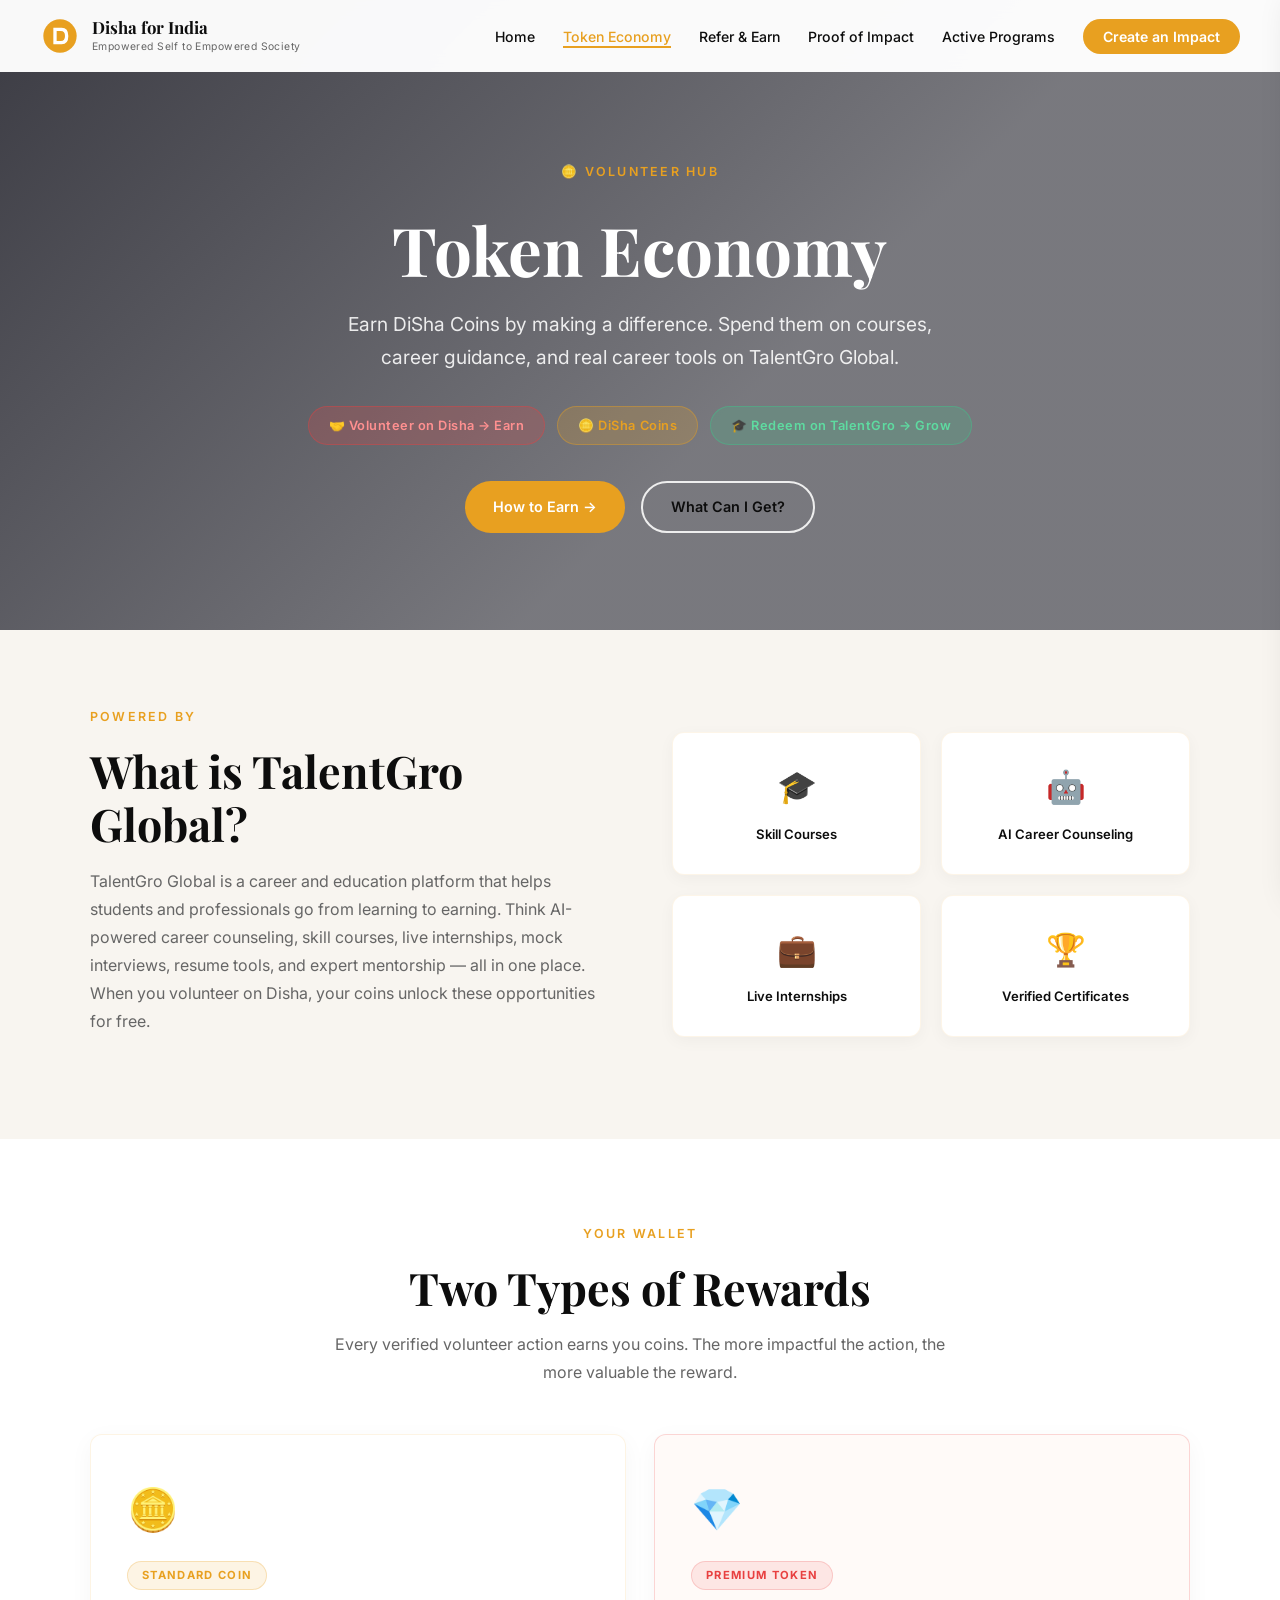
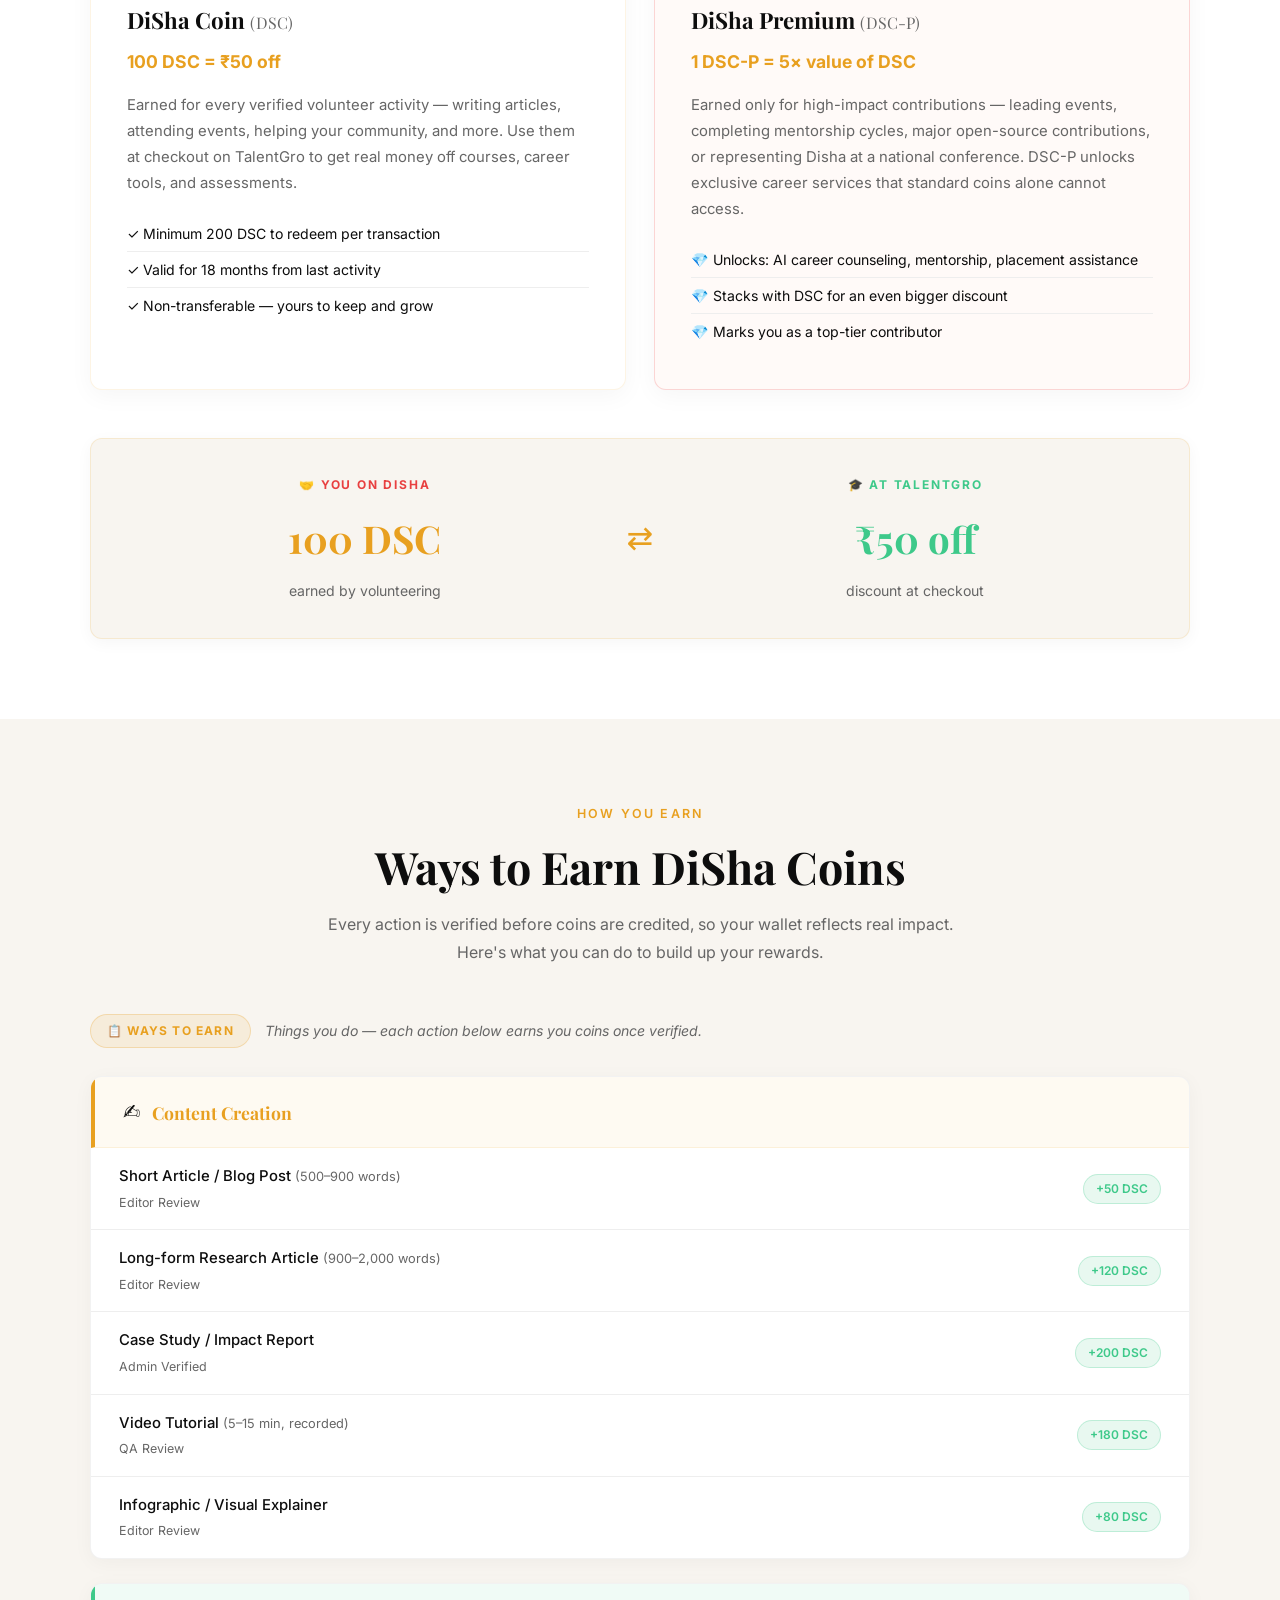
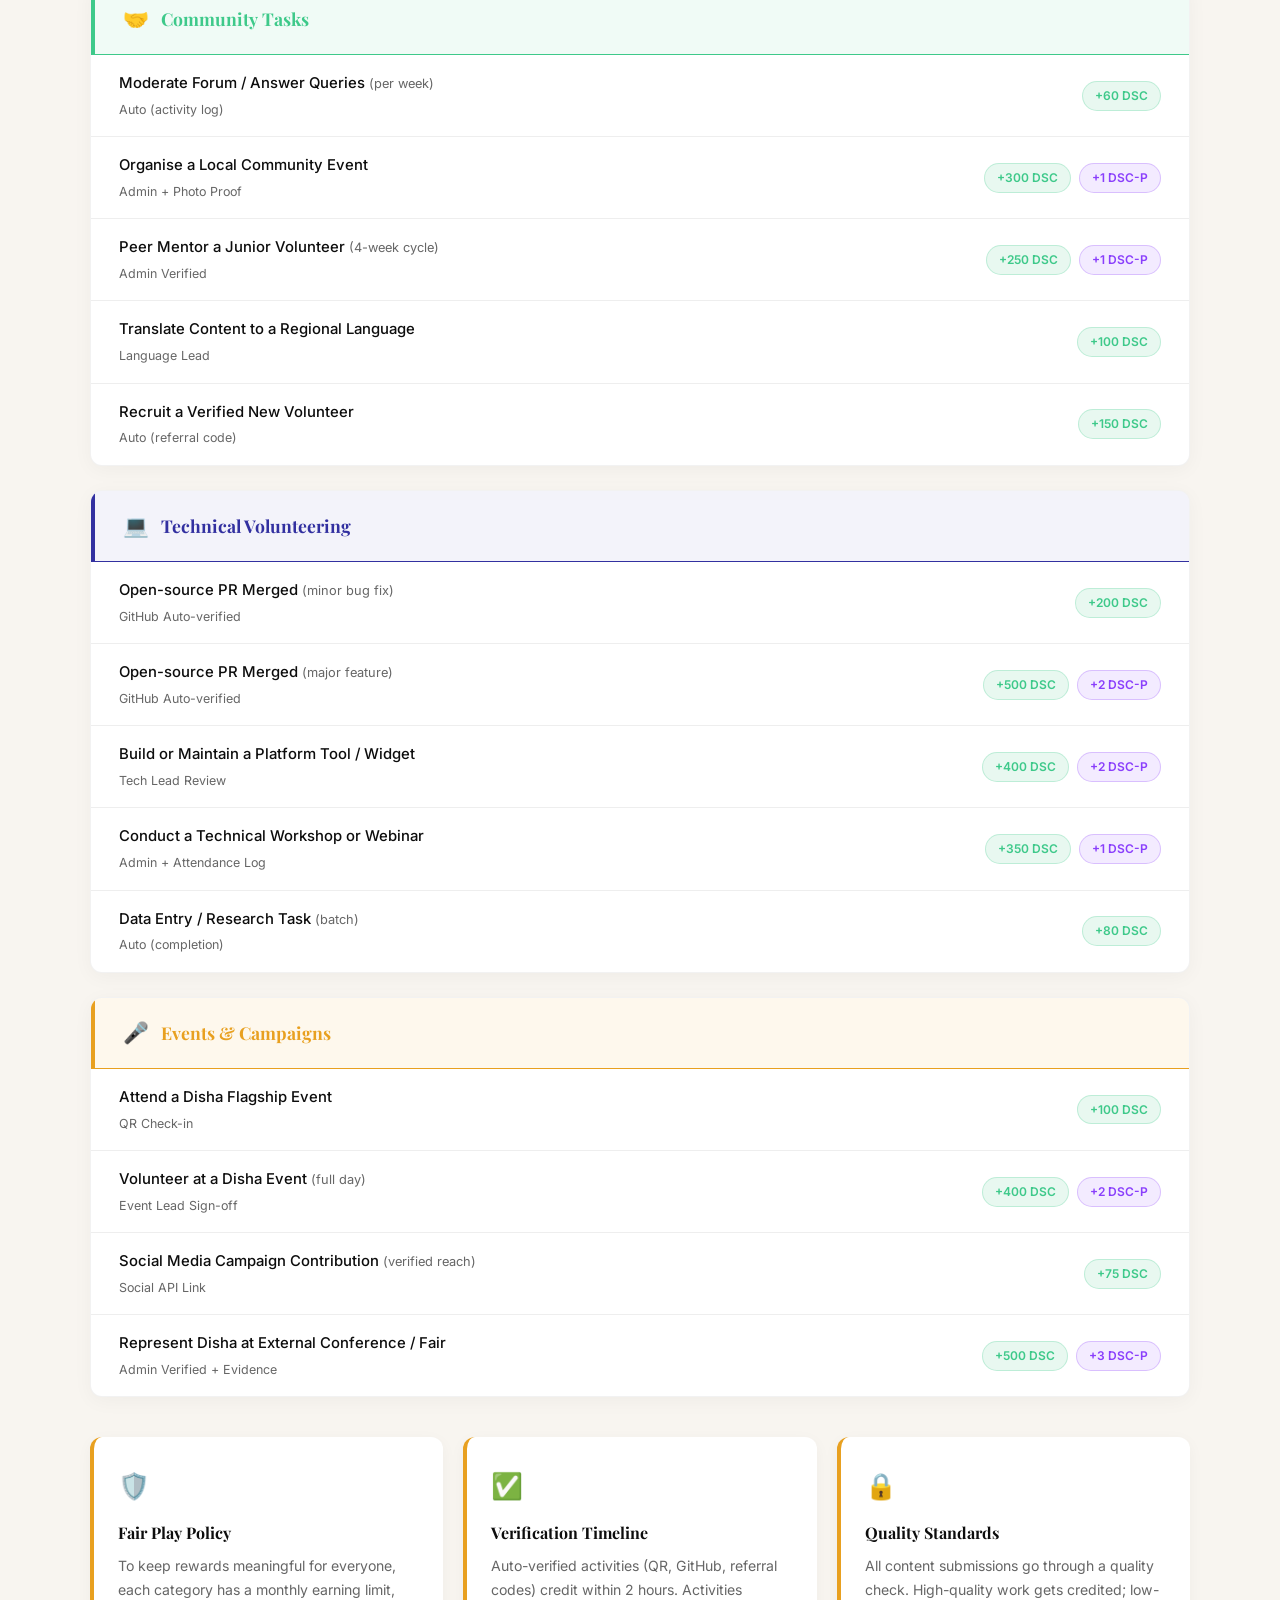
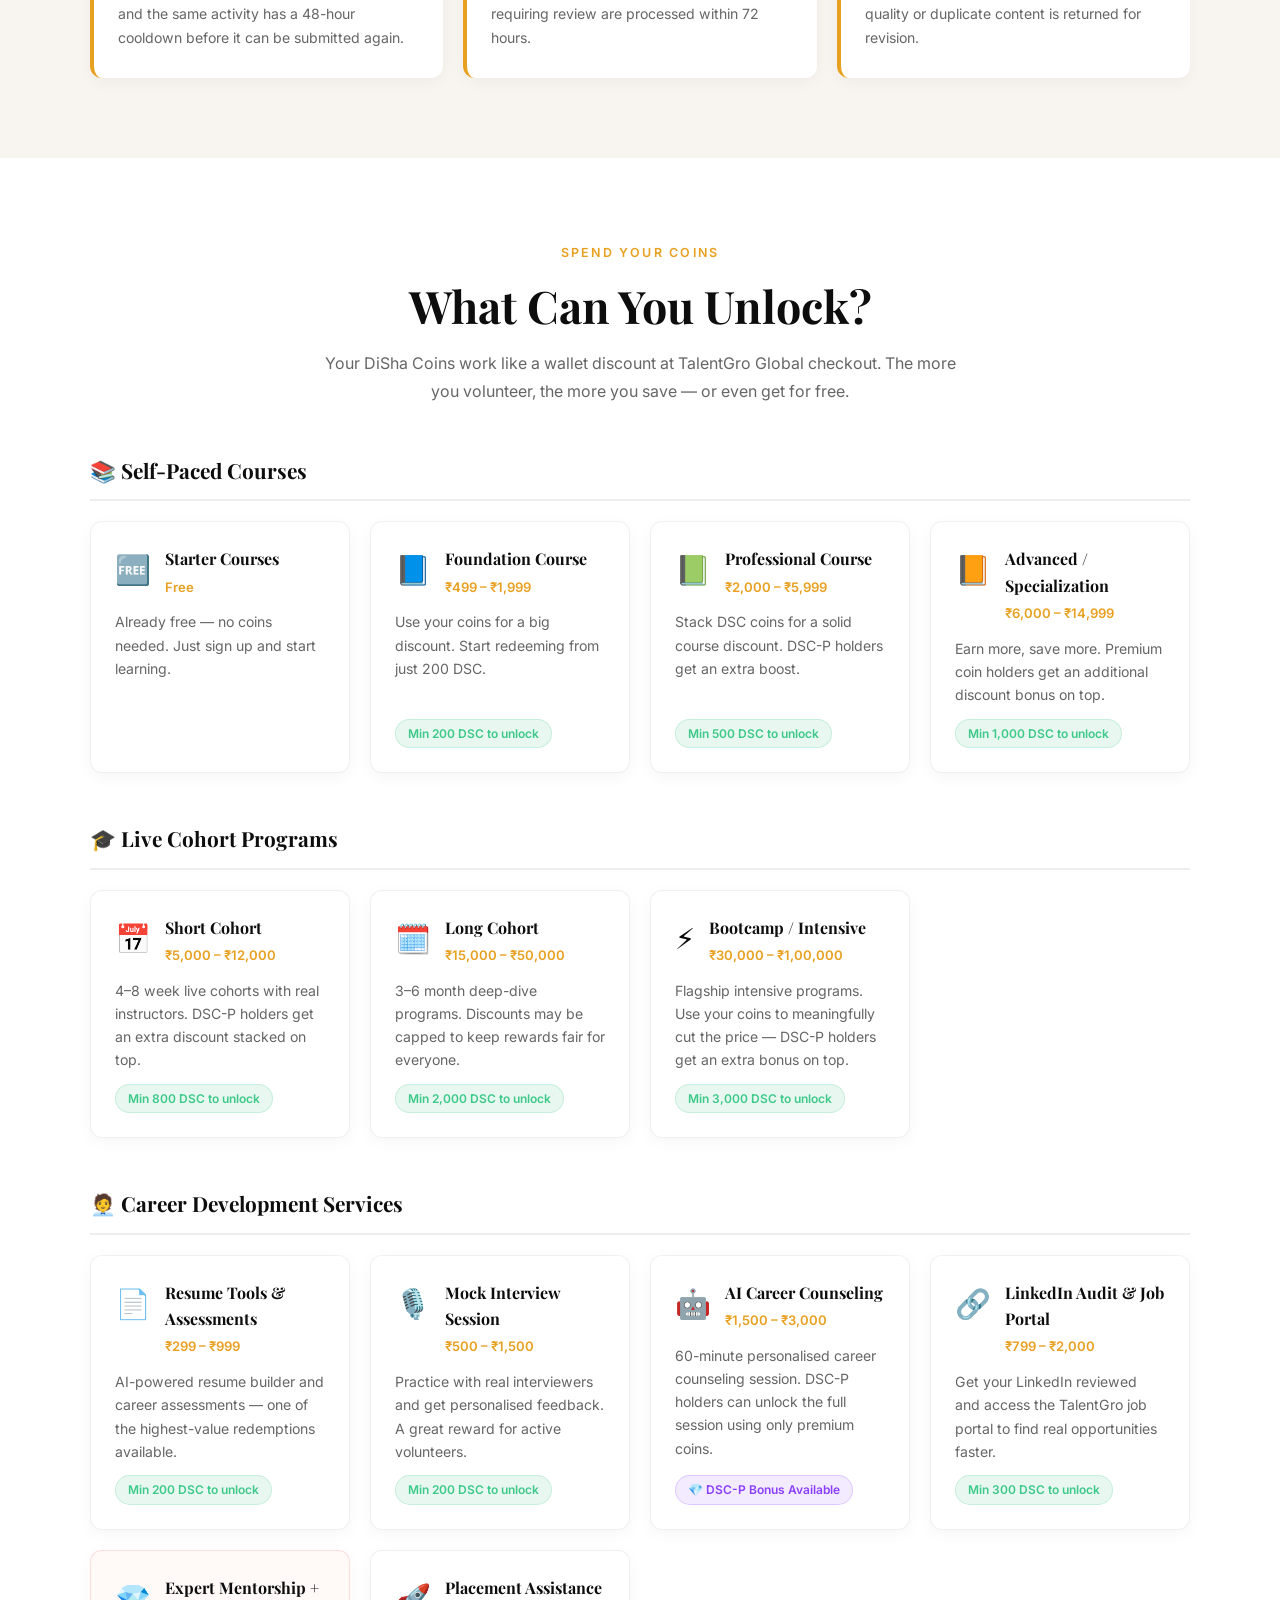
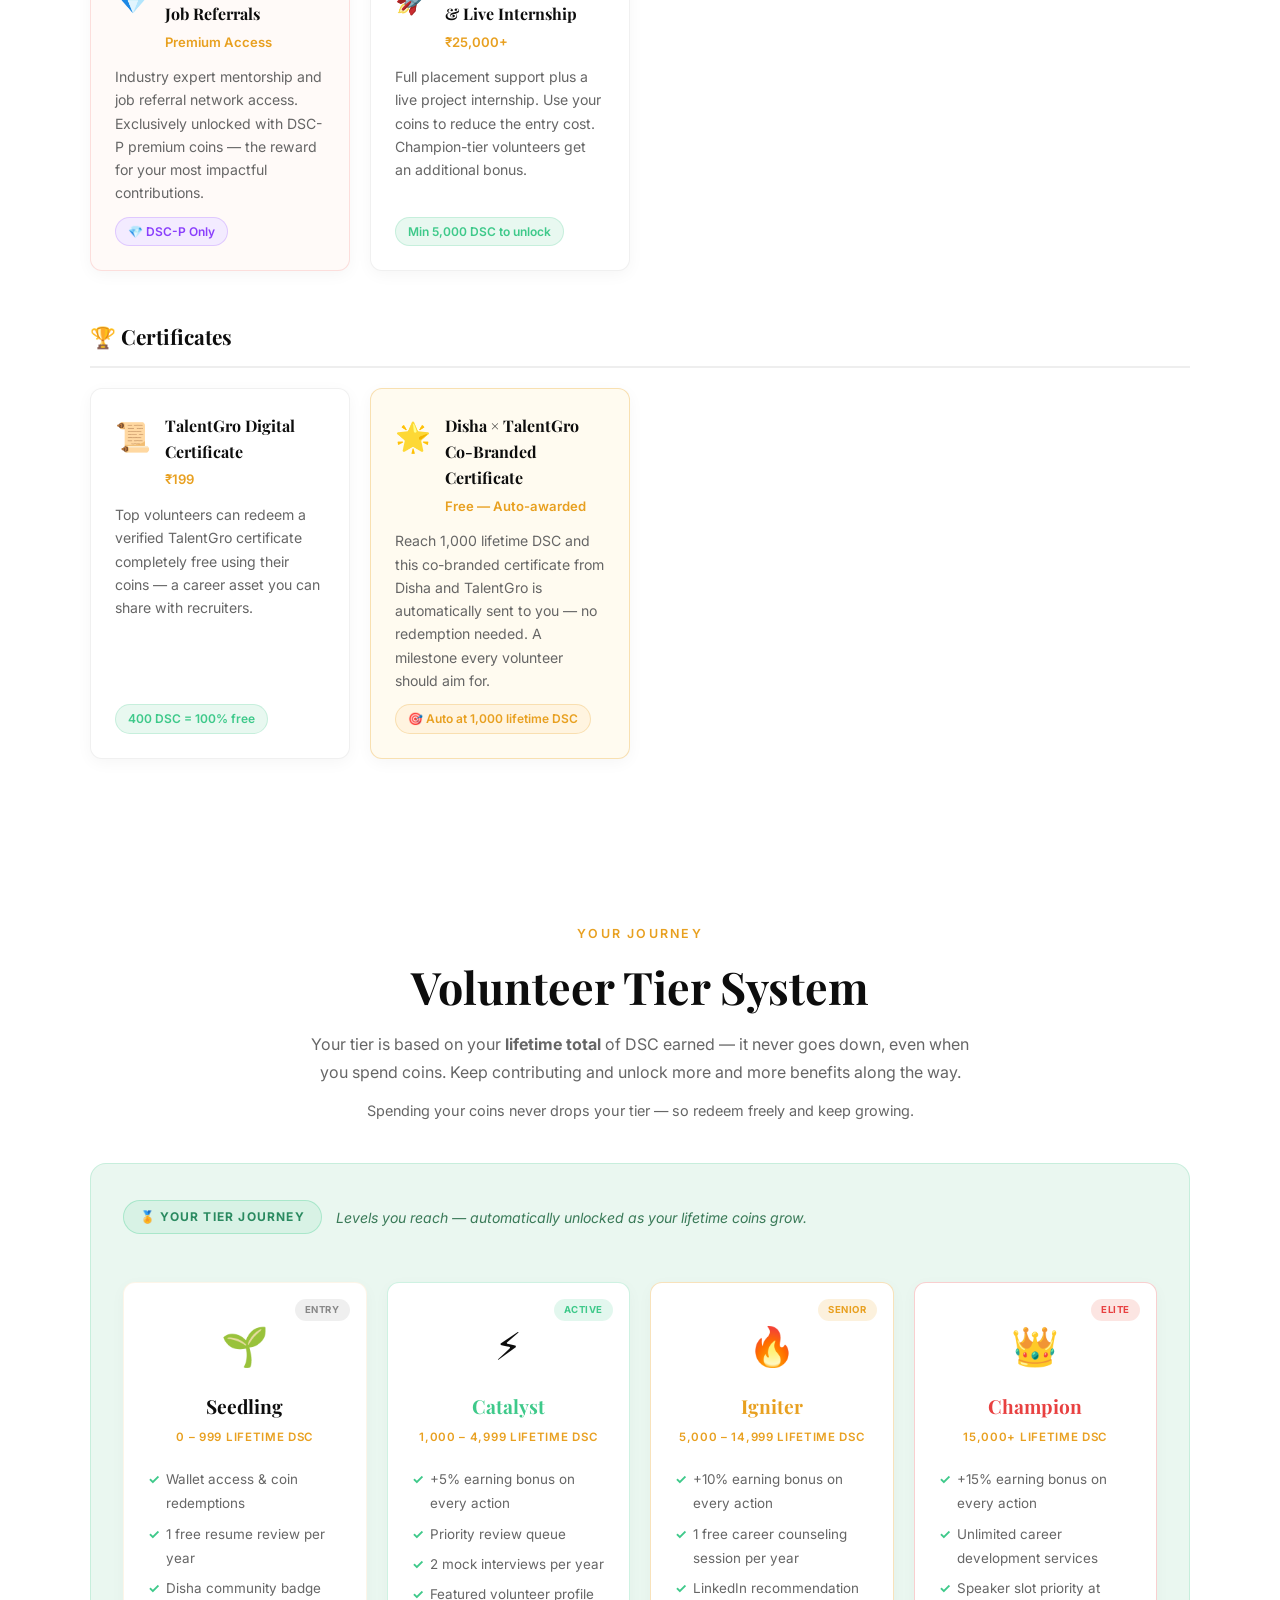
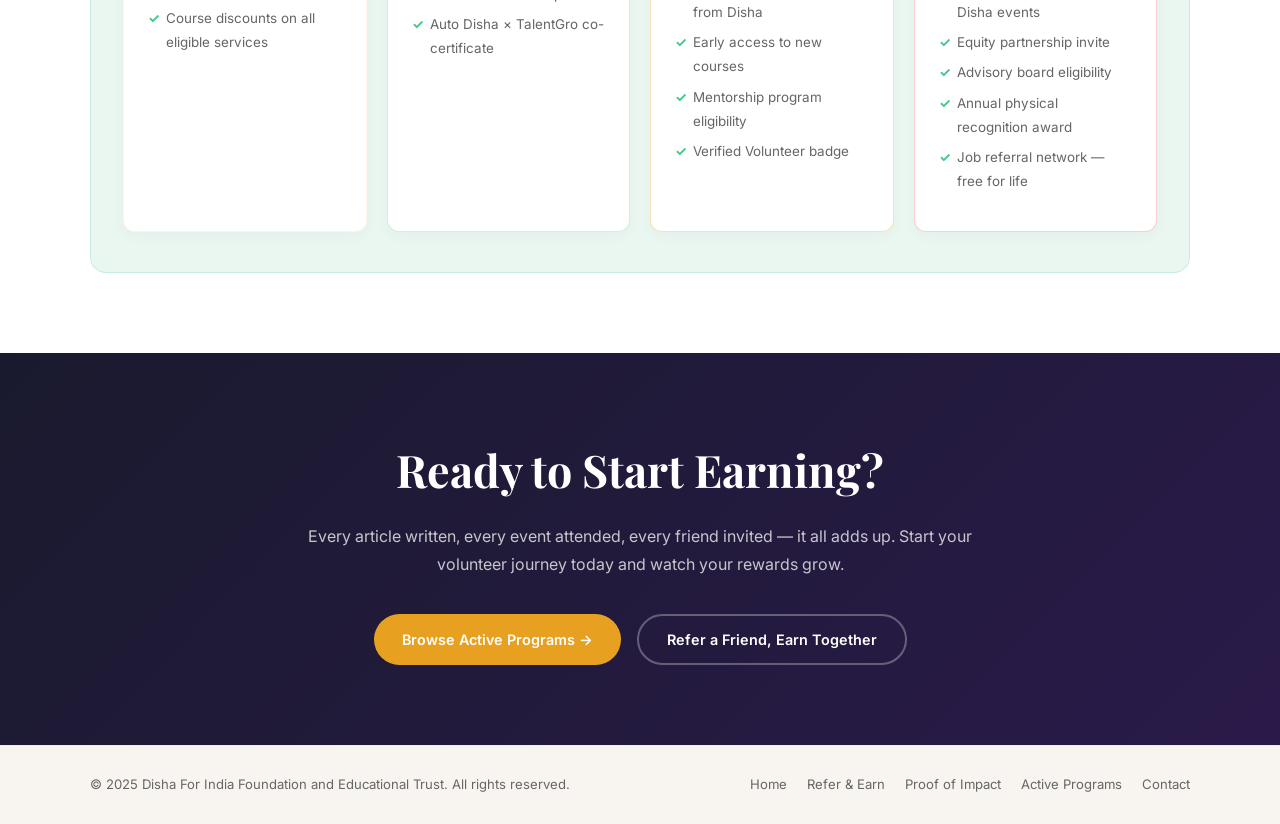
<file: 2.html>
<!DOCTYPE html>
<html lang="en">
<head>
  <meta charset="UTF-8" />
  <meta name="viewport" content="width=device-width, initial-scale=1.0" />
  <meta name="description" content="Earn DiSha Coins by volunteering on Disha and redeem them for career development courses, mentorship, and internships on TalentGro Global." />
  <title>Token Economy — Disha For India</title>
  <link rel="preconnect" href="https://fonts.googleapis.com" />
  <link href="https://fonts.googleapis.com/css2?family=Playfair+Display:ital,wght@0,400;0,600;0,700;1,400&family=Inter:wght@300;400;500;600&display=swap" rel="stylesheet" />
  <link rel="stylesheet" href="2.css" />
</head>
<body>

<!-- ═══════════════════════════════════════════════
     NAVBAR
═══════════════════════════════════════════════ -->
<nav class="navbar" id="navbar" role="navigation" aria-label="Main navigation">
  <a href="index.html" class="nav-logo" aria-label="Disha For India Home">
    <svg class="nav-logo-icon logo-svg" width="40" height="40" viewBox="0 0 48 48" xmlns="http://www.w3.org/2000/svg" aria-hidden="true">
      <circle cx="24" cy="24" r="20"/>
      <path d="M16 14 L16 34 L26 34 Q34 34 34 24 Q34 14 26 14 Z M20 18 L25 18 Q30 18 30 24 Q30 30 25 30 L20 30 Z"/>
    </svg>
    <div class="nav-logo-text">
      <span class="nav-logo-name">Disha for India</span>
      <span class="nav-logo-tagline">Empowered Self to Empowered Society</span>
    </div>
  </a>
  <ul class="nav-links" role="list">
    <li><a href="index.html">Home</a></li>
    <li><a href="2.html" class="active">Token Economy</a></li>
    <li><a href="3.html">Refer &amp; Earn</a></li>
    <li><a href="4.html">Proof of Impact</a></li>
    <li><a href="5.html">Active Programs</a></li>
    <li><a href="index.html#contact" class="nav-cta">Create an Impact</a></li>
  </ul>
  <button class="hamburger" id="hamburgerBtn" aria-label="Open menu" aria-expanded="false">
    <span></span><span></span><span></span>
  </button>
</nav>

<!-- MOBILE MENU -->
<div class="mobile-overlay" id="mobileOverlay" aria-hidden="true"></div>
<div class="mobile-menu" id="mobileMenu" role="dialog" aria-modal="true" aria-label="Mobile navigation">
  <div class="mobile-menu-header">
    <a href="index.html" class="nav-logo">
      <svg class="nav-logo-icon logo-svg" width="36" height="36" viewBox="0 0 48 48" xmlns="http://www.w3.org/2000/svg" aria-hidden="true">
        <circle cx="24" cy="24" r="20"/>
        <path d="M16 14 L16 34 L26 34 Q34 34 34 24 Q34 14 26 14 Z M20 18 L25 18 Q30 18 30 24 Q30 30 25 30 L20 30 Z"/>
      </svg>
      <span class="nav-logo-name">Disha for India</span>
    </a>
    <button class="mobile-close" id="mobileCloseBtn" aria-label="Close menu">&#215;</button>
  </div>
  <ul role="list">
    <li class="mobile-nav-item"><a href="index.html" class="mobile-nav-link">Home</a></li>
    <li class="mobile-nav-item"><a href="2.html" class="mobile-nav-link active">Token Economy</a></li>
    <li class="mobile-nav-item"><a href="3.html" class="mobile-nav-link">Refer &amp; Earn</a></li>
    <li class="mobile-nav-item"><a href="4.html" class="mobile-nav-link">Proof of Impact</a></li>
    <li class="mobile-nav-item"><a href="5.html" class="mobile-nav-link">Active Programs</a></li>
    <li class="mobile-nav-item"><a href="index.html#contact" class="mobile-nav-link">Contact Us</a></li>
  </ul>
</div>

<!-- ═══════════════════════════════════════════════
     HERO
═══════════════════════════════════════════════ -->
<section class="tok-hero" aria-label="Token Economy hero">
  <div class="tok-hero-bg" aria-hidden="true"></div>
  <div class="tok-hero-content">
    <span class="section-eyebrow" style="color:var(--amber);">🪙 Volunteer Hub</span>
    <h1 class="tok-hero-title">Token Economy</h1>
    <p class="tok-hero-sub">Earn DiSha Coins by making a difference. Spend them on courses, career guidance, and real career tools on TalentGro Global.</p>
    <div class="tok-pill-row">
      <span class="tok-pill tok-pill-coral">🤝 Volunteer on Disha → Earn</span>
      <span class="tok-pill tok-pill-amber">🪙 DiSha Coins</span>
      <span class="tok-pill tok-pill-teal">🎓 Redeem on TalentGro → Grow</span>
    </div>
    <div style="margin-top:36px;display:flex;gap:16px;flex-wrap:wrap;justify-content:center;">
      <a href="#earning" class="btn-primary">How to Earn →</a>
      <a href="#redeem" class="btn-secondary">What Can I Get?</a>
    </div>
  </div>
</section>


<!-- ═══════════════════════════════════════════════
     ABOUT TALENTGRO BAND
═══════════════════════════════════════════════ -->
<section class="tok-band" aria-label="About TalentGro">
  <div class="tok-band-inner">
    <div class="tok-band-text">
      <span class="section-eyebrow">Powered By</span>
      <h2 class="section-title" style="margin-bottom:16px;">What is TalentGro Global?</h2>
      <p class="section-body">TalentGro Global is a career and education platform that helps students and professionals go from learning to earning. Think AI-powered career counseling, skill courses, live internships, mock interviews, resume tools, and expert mentorship — all in one place. When you volunteer on Disha, your coins unlock these opportunities for free.</p>
    </div>
    <div class="tok-band-stats">
      <div class="tok-stat-box">
        <div class="tok-stat-icon">🎓</div>
        <div class="tok-stat-label">Skill Courses</div>
      </div>
      <div class="tok-stat-box">
        <div class="tok-stat-icon">🤖</div>
        <div class="tok-stat-label">AI Career Counseling</div>
      </div>
      <div class="tok-stat-box">
        <div class="tok-stat-icon">💼</div>
        <div class="tok-stat-label">Live Internships</div>
      </div>
      <div class="tok-stat-box">
        <div class="tok-stat-icon">🏆</div>
        <div class="tok-stat-label">Verified Certificates</div>
      </div>
    </div>
  </div>
</section>


<!-- ═══════════════════════════════════════════════
     COIN TYPES
═══════════════════════════════════════════════ -->
<section class="section" id="coins" aria-labelledby="coins-title">
  <div class="tok-section-inner">
    <span class="section-eyebrow reveal">Your Wallet</span>
    <h2 class="section-title reveal" id="coins-title">Two Types of Rewards</h2>
    <p class="section-body reveal" style="max-width:640px;margin:0 auto 48px;">Every verified volunteer action earns you coins. The more impactful the action, the more valuable the reward.</p>

    <div class="tok-coin-grid">
      <!-- DSC -->
      <div class="tok-coin-card reveal" style="transition-delay:0.1s">
        <div class="tok-coin-icon">🪙</div>
        <div class="tok-coin-tag tok-tag-amber">Standard Coin</div>
        <h3 class="tok-coin-name">DiSha Coin <span style="font-size:1rem;font-weight:400;color:var(--grey);">(DSC)</span></h3>
        <div class="tok-coin-rate">100 DSC = ₹50 off</div>
        <p class="tok-coin-desc">Earned for every verified volunteer activity — writing articles, attending events, helping your community, and more. Use them at checkout on TalentGro to get real money off courses, career tools, and assessments.</p>
        <ul class="tok-coin-rules">
          <li>✓ Minimum 200 DSC to redeem per transaction</li>
          <li>✓ Valid for 18 months from last activity</li>
          <li>✓ Non-transferable — yours to keep and grow</li>
        </ul>
      </div>

      <!-- DSC-P -->
      <div class="tok-coin-card reveal tok-coin-card--premium" style="transition-delay:0.2s">
        <div class="tok-coin-icon">💎</div>
        <div class="tok-coin-tag tok-tag-coral">Premium Token</div>
        <h3 class="tok-coin-name">DiSha Premium <span style="font-size:1rem;font-weight:400;color:var(--grey);">(DSC-P)</span></h3>
        <div class="tok-coin-rate">1 DSC-P = 5× value of DSC</div>
        <p class="tok-coin-desc">Earned only for high-impact contributions — leading events, completing mentorship cycles, major open-source contributions, or representing Disha at a national conference. DSC-P unlocks exclusive career services that standard coins alone cannot access.</p>
        <ul class="tok-coin-rules">
          <li>💎 Unlocks: AI career counseling, mentorship, placement assistance</li>
          <li>💎 Stacks with DSC for an even bigger discount</li>
          <li>💎 Marks you as a top-tier contributor</li>
        </ul>
      </div>
    </div>

    <!-- Conversion visual -->
    <div class="tok-conversion reveal" style="transition-delay:0.3s">
      <div class="tok-conv-side">
        <div class="tok-conv-label" style="color:var(--coral);">🤝 You on Disha</div>
        <div class="tok-conv-amount">100 DSC</div>
        <div class="tok-conv-sub">earned by volunteering</div>
      </div>
      <div class="tok-conv-arrow">⇄</div>
      <div class="tok-conv-side">
        <div class="tok-conv-label" style="color:var(--teal);">🎓 At TalentGro</div>
        <div class="tok-conv-amount" style="color:var(--teal);">₹50 off</div>
        <div class="tok-conv-sub">discount at checkout</div>
      </div>
    </div>
  </div>
</section>


<!-- ═══════════════════════════════════════════════
     EARNING MATRIX
═══════════════════════════════════════════════ -->
<section class="tok-off-band" id="earning" aria-labelledby="earn-title">
  <div class="tok-section-inner">
    <span class="section-eyebrow reveal">How You Earn</span>
    <h2 class="section-title reveal" id="earn-title">Ways to Earn DiSha Coins</h2>
    <p class="section-body reveal" style="max-width:640px;margin:0 auto 48px;">Every action is verified before coins are credited, so your wallet reflects real impact. Here's what you can do to build up your rewards.</p>

    <!-- WAYS TO EARN sub-label -->
    <div class="tok-sub-label reveal">
      <span class="tok-sub-label-pill">📋 Ways to Earn</span>
      <p class="tok-sub-label-note">Things you <em>do</em> — each action below earns you coins once verified.</p>
    </div>

    <!-- Content Creation -->
    <div class="tok-earn-group reveal">
      <div class="tok-earn-group-header">
        <span class="tok-earn-cat-icon">✍️</span>
        <h3 class="tok-earn-cat-title">Content Creation</h3>
      </div>
      <div class="tok-earn-cards">
        <div class="tok-earn-item">
          <div class="tok-earn-info">
            <div class="tok-earn-action">Short Article / Blog Post <span class="tok-earn-note">(500–900 words)</span></div>
            <div class="tok-earn-verify">Editor Review</div>
          </div>
          <div class="tok-earn-reward"><span class="tok-badge tok-badge-teal">+50 DSC</span></div>
        </div>
        <div class="tok-earn-item">
          <div class="tok-earn-info">
            <div class="tok-earn-action">Long-form Research Article <span class="tok-earn-note">(900–2,000 words)</span></div>
            <div class="tok-earn-verify">Editor Review</div>
          </div>
          <div class="tok-earn-reward"><span class="tok-badge tok-badge-teal">+120 DSC</span></div>
        </div>
        <div class="tok-earn-item">
          <div class="tok-earn-info">
            <div class="tok-earn-action">Case Study / Impact Report</div>
            <div class="tok-earn-verify">Admin Verified</div>
          </div>
          <div class="tok-earn-reward"><span class="tok-badge tok-badge-teal">+200 DSC</span></div>
        </div>
        <div class="tok-earn-item">
          <div class="tok-earn-info">
            <div class="tok-earn-action">Video Tutorial <span class="tok-earn-note">(5–15 min, recorded)</span></div>
            <div class="tok-earn-verify">QA Review</div>
          </div>
          <div class="tok-earn-reward"><span class="tok-badge tok-badge-teal">+180 DSC</span></div>
        </div>
        <div class="tok-earn-item">
          <div class="tok-earn-info">
            <div class="tok-earn-action">Infographic / Visual Explainer</div>
            <div class="tok-earn-verify">Editor Review</div>
          </div>
          <div class="tok-earn-reward"><span class="tok-badge tok-badge-teal">+80 DSC</span></div>
        </div>
      </div>
    </div>

    <!-- Community Tasks -->
    <div class="tok-earn-group reveal" style="transition-delay:0.1s">
      <div class="tok-earn-group-header" style="background:rgba(62,201,138,0.08);border-color:var(--teal);">
        <span class="tok-earn-cat-icon">🤝</span>
        <h3 class="tok-earn-cat-title" style="color:var(--teal);">Community Tasks</h3>
      </div>
      <div class="tok-earn-cards">
        <div class="tok-earn-item">
          <div class="tok-earn-info">
            <div class="tok-earn-action">Moderate Forum / Answer Queries <span class="tok-earn-note">(per week)</span></div>
            <div class="tok-earn-verify">Auto (activity log)</div>
          </div>
          <div class="tok-earn-reward"><span class="tok-badge tok-badge-teal">+60 DSC</span></div>
        </div>
        <div class="tok-earn-item">
          <div class="tok-earn-info">
            <div class="tok-earn-action">Organise a Local Community Event</div>
            <div class="tok-earn-verify">Admin + Photo Proof</div>
          </div>
          <div class="tok-earn-reward">
            <span class="tok-badge tok-badge-teal">+300 DSC</span>
            <span class="tok-badge tok-badge-purple">+1 DSC-P</span>
          </div>
        </div>
        <div class="tok-earn-item">
          <div class="tok-earn-info">
            <div class="tok-earn-action">Peer Mentor a Junior Volunteer <span class="tok-earn-note">(4-week cycle)</span></div>
            <div class="tok-earn-verify">Admin Verified</div>
          </div>
          <div class="tok-earn-reward">
            <span class="tok-badge tok-badge-teal">+250 DSC</span>
            <span class="tok-badge tok-badge-purple">+1 DSC-P</span>
          </div>
        </div>
        <div class="tok-earn-item">
          <div class="tok-earn-info">
            <div class="tok-earn-action">Translate Content to a Regional Language</div>
            <div class="tok-earn-verify">Language Lead</div>
          </div>
          <div class="tok-earn-reward"><span class="tok-badge tok-badge-teal">+100 DSC</span></div>
        </div>
        <div class="tok-earn-item">
          <div class="tok-earn-info">
            <div class="tok-earn-action">Recruit a Verified New Volunteer</div>
            <div class="tok-earn-verify">Auto (referral code)</div>
          </div>
          <div class="tok-earn-reward"><span class="tok-badge tok-badge-teal">+150 DSC</span></div>
        </div>
      </div>
    </div>

    <!-- Technical Volunteering -->
    <div class="tok-earn-group reveal" style="transition-delay:0.2s">
      <div class="tok-earn-group-header" style="background:rgba(50,48,160,0.06);border-color:var(--blue-pr);">
        <span class="tok-earn-cat-icon">💻</span>
        <h3 class="tok-earn-cat-title" style="color:var(--blue-pr);">Technical Volunteering</h3>
      </div>
      <div class="tok-earn-cards">
        <div class="tok-earn-item">
          <div class="tok-earn-info">
            <div class="tok-earn-action">Open-source PR Merged <span class="tok-earn-note">(minor bug fix)</span></div>
            <div class="tok-earn-verify">GitHub Auto-verified</div>
          </div>
          <div class="tok-earn-reward"><span class="tok-badge tok-badge-teal">+200 DSC</span></div>
        </div>
        <div class="tok-earn-item">
          <div class="tok-earn-info">
            <div class="tok-earn-action">Open-source PR Merged <span class="tok-earn-note">(major feature)</span></div>
            <div class="tok-earn-verify">GitHub Auto-verified</div>
          </div>
          <div class="tok-earn-reward">
            <span class="tok-badge tok-badge-teal">+500 DSC</span>
            <span class="tok-badge tok-badge-purple">+2 DSC-P</span>
          </div>
        </div>
        <div class="tok-earn-item">
          <div class="tok-earn-info">
            <div class="tok-earn-action">Build or Maintain a Platform Tool / Widget</div>
            <div class="tok-earn-verify">Tech Lead Review</div>
          </div>
          <div class="tok-earn-reward">
            <span class="tok-badge tok-badge-teal">+400 DSC</span>
            <span class="tok-badge tok-badge-purple">+2 DSC-P</span>
          </div>
        </div>
        <div class="tok-earn-item">
          <div class="tok-earn-info">
            <div class="tok-earn-action">Conduct a Technical Workshop or Webinar</div>
            <div class="tok-earn-verify">Admin + Attendance Log</div>
          </div>
          <div class="tok-earn-reward">
            <span class="tok-badge tok-badge-teal">+350 DSC</span>
            <span class="tok-badge tok-badge-purple">+1 DSC-P</span>
          </div>
        </div>
        <div class="tok-earn-item">
          <div class="tok-earn-info">
            <div class="tok-earn-action">Data Entry / Research Task <span class="tok-earn-note">(batch)</span></div>
            <div class="tok-earn-verify">Auto (completion)</div>
          </div>
          <div class="tok-earn-reward"><span class="tok-badge tok-badge-teal">+80 DSC</span></div>
        </div>
      </div>
    </div>

    <!-- Events & Campaigns -->
    <div class="tok-earn-group reveal" style="transition-delay:0.3s">
      <div class="tok-earn-group-header" style="background:rgba(232,160,32,0.08);border-color:var(--amber);">
        <span class="tok-earn-cat-icon">🎤</span>
        <h3 class="tok-earn-cat-title" style="color:var(--amber);">Events &amp; Campaigns</h3>
      </div>
      <div class="tok-earn-cards">
        <div class="tok-earn-item">
          <div class="tok-earn-info">
            <div class="tok-earn-action">Attend a Disha Flagship Event</div>
            <div class="tok-earn-verify">QR Check-in</div>
          </div>
          <div class="tok-earn-reward"><span class="tok-badge tok-badge-teal">+100 DSC</span></div>
        </div>
        <div class="tok-earn-item">
          <div class="tok-earn-info">
            <div class="tok-earn-action">Volunteer at a Disha Event <span class="tok-earn-note">(full day)</span></div>
            <div class="tok-earn-verify">Event Lead Sign-off</div>
          </div>
          <div class="tok-earn-reward">
            <span class="tok-badge tok-badge-teal">+400 DSC</span>
            <span class="tok-badge tok-badge-purple">+2 DSC-P</span>
          </div>
        </div>
        <div class="tok-earn-item">
          <div class="tok-earn-info">
            <div class="tok-earn-action">Social Media Campaign Contribution <span class="tok-earn-note">(verified reach)</span></div>
            <div class="tok-earn-verify">Social API Link</div>
          </div>
          <div class="tok-earn-reward"><span class="tok-badge tok-badge-teal">+75 DSC</span></div>
        </div>
        <div class="tok-earn-item">
          <div class="tok-earn-info">
            <div class="tok-earn-action">Represent Disha at External Conference / Fair</div>
            <div class="tok-earn-verify">Admin Verified + Evidence</div>
          </div>
          <div class="tok-earn-reward">
            <span class="tok-badge tok-badge-teal">+500 DSC</span>
            <span class="tok-badge tok-badge-purple">+3 DSC-P</span>
          </div>
        </div>
      </div>
    </div>

    <!-- Earning rules -->
    <div class="tok-info-cards reveal" style="transition-delay:0.4s">
      <div class="tok-info-card">
        <div class="tok-info-icon">🛡️</div>
        <h4>Fair Play Policy</h4>
        <p>To keep rewards meaningful for everyone, each category has a monthly earning limit, and the same activity has a 48-hour cooldown before it can be submitted again.</p>
      </div>
      <div class="tok-info-card">
        <div class="tok-info-icon">✅</div>
        <h4>Verification Timeline</h4>
        <p>Auto-verified activities (QR, GitHub, referral codes) credit within 2 hours. Activities requiring review are processed within 72 hours.</p>
      </div>
      <div class="tok-info-card">
        <div class="tok-info-icon">🔒</div>
        <h4>Quality Standards</h4>
        <p>All content submissions go through a quality check. High-quality work gets credited; low-quality or duplicate content is returned for revision.</p>
      </div>
    </div>
  </div>
</section>


<!-- ═══════════════════════════════════════════════
     REDEMPTION GUIDE
═══════════════════════════════════════════════ -->
<section class="section" id="redeem" aria-labelledby="redeem-title">
  <div class="tok-section-inner">
    <span class="section-eyebrow reveal">Spend Your Coins</span>
    <h2 class="section-title reveal" id="redeem-title">What Can You Unlock?</h2>
    <p class="section-body reveal" style="max-width:640px;margin:0 auto 48px;">Your DiSha Coins work like a wallet discount at TalentGro Global checkout. The more you volunteer, the more you save — or even get for free.</p>

    <!-- Self-paced courses -->
    <h3 class="tok-redeem-cat reveal">📚 Self-Paced Courses</h3>
    <div class="tok-redeem-grid">
      <div class="tok-redeem-card reveal" style="transition-delay:0.05s">
        <div class="tok-redeem-header">
          <span class="tok-redeem-icon">🆓</span>
          <div>
            <div class="tok-redeem-name">Starter Courses</div>
            <div class="tok-redeem-price">Free</div>
          </div>
        </div>
        <p class="tok-redeem-desc">Already free — no coins needed. Just sign up and start learning.</p>
      </div>
      <div class="tok-redeem-card reveal" style="transition-delay:0.1s">
        <div class="tok-redeem-header">
          <span class="tok-redeem-icon">📘</span>
          <div>
            <div class="tok-redeem-name">Foundation Course</div>
            <div class="tok-redeem-price">₹499 – ₹1,999</div>
          </div>
        </div>
        <p class="tok-redeem-desc">Use your coins for a big discount. Start redeeming from just 200 DSC.</p>
        <div class="tok-redeem-badge">Min 200 DSC to unlock</div>
      </div>
      <div class="tok-redeem-card reveal" style="transition-delay:0.15s">
        <div class="tok-redeem-header">
          <span class="tok-redeem-icon">📗</span>
          <div>
            <div class="tok-redeem-name">Professional Course</div>
            <div class="tok-redeem-price">₹2,000 – ₹5,999</div>
          </div>
        </div>
        <p class="tok-redeem-desc">Stack DSC coins for a solid course discount. DSC-P holders get an extra boost.</p>
        <div class="tok-redeem-badge">Min 500 DSC to unlock</div>
      </div>
      <div class="tok-redeem-card reveal" style="transition-delay:0.2s">
        <div class="tok-redeem-header">
          <span class="tok-redeem-icon">📙</span>
          <div>
            <div class="tok-redeem-name">Advanced / Specialization</div>
            <div class="tok-redeem-price">₹6,000 – ₹14,999</div>
          </div>
        </div>
        <p class="tok-redeem-desc">Earn more, save more. Premium coin holders get an additional discount bonus on top.</p>
        <div class="tok-redeem-badge">Min 1,000 DSC to unlock</div>
      </div>
    </div>

    <!-- Live cohorts -->
    <h3 class="tok-redeem-cat reveal" style="margin-top:48px;">🎓 Live Cohort Programs</h3>
    <div class="tok-redeem-grid">
      <div class="tok-redeem-card reveal" style="transition-delay:0.05s">
        <div class="tok-redeem-header">
          <span class="tok-redeem-icon">📅</span>
          <div>
            <div class="tok-redeem-name">Short Cohort</div>
            <div class="tok-redeem-price">₹5,000 – ₹12,000</div>
          </div>
        </div>
        <p class="tok-redeem-desc">4–8 week live cohorts with real instructors. DSC-P holders get an extra discount stacked on top.</p>
        <div class="tok-redeem-badge">Min 800 DSC to unlock</div>
      </div>
      <div class="tok-redeem-card reveal" style="transition-delay:0.1s">
        <div class="tok-redeem-header">
          <span class="tok-redeem-icon">🗓️</span>
          <div>
            <div class="tok-redeem-name">Long Cohort</div>
            <div class="tok-redeem-price">₹15,000 – ₹50,000</div>
          </div>
        </div>
        <p class="tok-redeem-desc">3–6 month deep-dive programs. Discounts may be capped to keep rewards fair for everyone.</p>
        <div class="tok-redeem-badge">Min 2,000 DSC to unlock</div>
      </div>
      <div class="tok-redeem-card reveal" style="transition-delay:0.15s">
        <div class="tok-redeem-header">
          <span class="tok-redeem-icon">⚡</span>
          <div>
            <div class="tok-redeem-name">Bootcamp / Intensive</div>
            <div class="tok-redeem-price">₹30,000 – ₹1,00,000</div>
          </div>
        </div>
        <p class="tok-redeem-desc">Flagship intensive programs. Use your coins to meaningfully cut the price — DSC-P holders get an extra bonus on top.</p>
        <div class="tok-redeem-badge">Min 3,000 DSC to unlock</div>
      </div>
    </div>

    <!-- Career services -->
    <h3 class="tok-redeem-cat reveal" style="margin-top:48px;">🧑‍💼 Career Development Services</h3>
    <div class="tok-redeem-grid">
      <div class="tok-redeem-card reveal" style="transition-delay:0.05s">
        <div class="tok-redeem-header">
          <span class="tok-redeem-icon">📄</span>
          <div>
            <div class="tok-redeem-name">Resume Tools &amp; Assessments</div>
            <div class="tok-redeem-price">₹299 – ₹999</div>
          </div>
        </div>
        <p class="tok-redeem-desc">AI-powered resume builder and career assessments — one of the highest-value redemptions available.</p>
        <div class="tok-redeem-badge">Min 200 DSC to unlock</div>
      </div>
      <div class="tok-redeem-card reveal" style="transition-delay:0.1s">
        <div class="tok-redeem-header">
          <span class="tok-redeem-icon">🎙️</span>
          <div>
            <div class="tok-redeem-name">Mock Interview Session</div>
            <div class="tok-redeem-price">₹500 – ₹1,500</div>
          </div>
        </div>
        <p class="tok-redeem-desc">Practice with real interviewers and get personalised feedback. A great reward for active volunteers.</p>
        <div class="tok-redeem-badge">Min 200 DSC to unlock</div>
      </div>
      <div class="tok-redeem-card reveal" style="transition-delay:0.15s">
        <div class="tok-redeem-header">
          <span class="tok-redeem-icon">🤖</span>
          <div>
            <div class="tok-redeem-name">AI Career Counseling</div>
            <div class="tok-redeem-price">₹1,500 – ₹3,000</div>
          </div>
        </div>
        <p class="tok-redeem-desc">60-minute personalised career counseling session. DSC-P holders can unlock the full session using only premium coins.</p>
        <div class="tok-redeem-badge tok-redeem-badge--premium">💎 DSC-P Bonus Available</div>
      </div>
      <div class="tok-redeem-card reveal" style="transition-delay:0.2s">
        <div class="tok-redeem-header">
          <span class="tok-redeem-icon">🔗</span>
          <div>
            <div class="tok-redeem-name">LinkedIn Audit &amp; Job Portal</div>
            <div class="tok-redeem-price">₹799 – ₹2,000</div>
          </div>
        </div>
        <p class="tok-redeem-desc">Get your LinkedIn reviewed and access the TalentGro job portal to find real opportunities faster.</p>
        <div class="tok-redeem-badge">Min 300 DSC to unlock</div>
      </div>
      <div class="tok-redeem-card reveal tok-redeem-card--premium" style="transition-delay:0.25s">
        <div class="tok-redeem-header">
          <span class="tok-redeem-icon">💎</span>
          <div>
            <div class="tok-redeem-name">Expert Mentorship + Job Referrals</div>
            <div class="tok-redeem-price">Premium Access</div>
          </div>
        </div>
        <p class="tok-redeem-desc">Industry expert mentorship and job referral network access. Exclusively unlocked with DSC-P premium coins — the reward for your most impactful contributions.</p>
        <div class="tok-redeem-badge tok-redeem-badge--premium">💎 DSC-P Only</div>
      </div>
      <div class="tok-redeem-card reveal" style="transition-delay:0.3s">
        <div class="tok-redeem-header">
          <span class="tok-redeem-icon">🚀</span>
          <div>
            <div class="tok-redeem-name">Placement Assistance &amp; Live Internship</div>
            <div class="tok-redeem-price">₹25,000+</div>
          </div>
        </div>
        <p class="tok-redeem-desc">Full placement support plus a live project internship. Use your coins to reduce the entry cost. Champion-tier volunteers get an additional bonus.</p>
        <div class="tok-redeem-badge">Min 5,000 DSC to unlock</div>
      </div>
    </div>

    <!-- Certificates -->
    <h3 class="tok-redeem-cat reveal" style="margin-top:48px;">🏆 Certificates</h3>
    <div class="tok-redeem-grid">
      <div class="tok-redeem-card reveal" style="transition-delay:0.05s">
        <div class="tok-redeem-header">
          <span class="tok-redeem-icon">📜</span>
          <div>
            <div class="tok-redeem-name">TalentGro Digital Certificate</div>
            <div class="tok-redeem-price">₹199</div>
          </div>
        </div>
        <p class="tok-redeem-desc">Top volunteers can redeem a verified TalentGro certificate completely free using their coins — a career asset you can share with recruiters.</p>
        <div class="tok-redeem-badge">400 DSC = 100% free</div>
      </div>
      <div class="tok-redeem-card reveal tok-redeem-card--highlight" style="transition-delay:0.1s">
        <div class="tok-redeem-header">
          <span class="tok-redeem-icon">🌟</span>
          <div>
            <div class="tok-redeem-name">Disha × TalentGro Co-Branded Certificate</div>
            <div class="tok-redeem-price">Free — Auto-awarded</div>
          </div>
        </div>
        <p class="tok-redeem-desc">Reach 1,000 lifetime DSC and this co-branded certificate from Disha and TalentGro is automatically sent to you — no redemption needed. A milestone every volunteer should aim for.</p>
        <div class="tok-redeem-badge tok-redeem-badge--amber">🎯 Auto at 1,000 lifetime DSC</div>
      </div>
    </div>
  </div>
</section>


<!-- ═══════════════════════════════════════════════
     VOLUNTEER TIER SYSTEM
═══════════════════════════════════════════════ -->
<section class="tok-tier-section" id="tiers" aria-labelledby="tiers-title">
  <div class="tok-section-inner">
    <span class="section-eyebrow reveal">Your Journey</span>
    <h2 class="section-title reveal" id="tiers-title">Volunteer Tier System</h2>
    <p class="section-body reveal" style="max-width:680px;margin:0 auto 12px;">Your tier is based on your <strong>lifetime total</strong> of DSC earned — it never goes down, even when you spend coins. Keep contributing and unlock more and more benefits along the way.</p>
    <p class="section-body reveal" style="max-width:600px;margin:0 auto 40px;font-size:0.9rem;color:var(--grey);">Spending your coins never drops your tier — so redeem freely and keep growing.</p>

    <!-- TIER JOURNEY teal band -->
    <div class="tok-tier-band reveal" style="transition-delay:0.05s">
      <div class="tok-tier-band-header">
        <span class="tok-sub-label-pill tok-sub-label-pill--teal">🏅 Your Tier Journey</span>
        <p class="tok-tier-band-note">Levels you <em>reach</em> — automatically unlocked as your lifetime coins grow.</p>
      </div>

      <div class="tok-tier-grid">
        <!-- Seedling -->
        <div class="tok-tier-card reveal" style="transition-delay:0.1s">
          <div class="tok-tier-badge" style="background:rgba(100,100,100,0.1);color:#888;">Entry</div>
          <div class="tok-tier-icon">🌱</div>
          <h3 class="tok-tier-name">Seedling</h3>
          <div class="tok-tier-range">0 – 999 lifetime DSC</div>
          <ul class="tok-tier-perks">
            <li>Wallet access &amp; coin redemptions</li>
            <li>1 free resume review per year</li>
            <li>Disha community badge</li>
            <li>Course discounts on all eligible services</li>
          </ul>
        </div>

        <!-- Catalyst -->
        <div class="tok-tier-card reveal tok-tier-card--catalyst" style="transition-delay:0.2s">
          <div class="tok-tier-badge" style="background:rgba(62,201,138,0.15);color:var(--teal);">Active</div>
          <div class="tok-tier-icon">⚡</div>
          <h3 class="tok-tier-name" style="color:var(--teal);">Catalyst</h3>
          <div class="tok-tier-range">1,000 – 4,999 lifetime DSC</div>
          <ul class="tok-tier-perks">
            <li>+5% earning bonus on every action</li>
            <li>Priority review queue</li>
            <li>2 mock interviews per year</li>
            <li>Featured volunteer profile</li>
            <li>Auto Disha × TalentGro co-certificate</li>
          </ul>
        </div>

        <!-- Igniter -->
        <div class="tok-tier-card reveal tok-tier-card--igniter" style="transition-delay:0.3s">
          <div class="tok-tier-badge" style="background:rgba(232,160,32,0.15);color:var(--amber);">Senior</div>
          <div class="tok-tier-icon">🔥</div>
          <h3 class="tok-tier-name" style="color:var(--amber);">Igniter</h3>
          <div class="tok-tier-range">5,000 – 14,999 lifetime DSC</div>
          <ul class="tok-tier-perks">
            <li>+10% earning bonus on every action</li>
            <li>1 free career counseling session per year</li>
            <li>LinkedIn recommendation from Disha</li>
            <li>Early access to new courses</li>
            <li>Mentorship program eligibility</li>
            <li>Verified Volunteer badge</li>
          </ul>
        </div>

        <!-- Champion -->
        <div class="tok-tier-card reveal tok-tier-card--champion" style="transition-delay:0.4s">
          <div class="tok-tier-badge" style="background:rgba(232,80,60,0.15);color:var(--coral);">Elite</div>
          <div class="tok-tier-icon">👑</div>
          <h3 class="tok-tier-name" style="color:var(--coral);">Champion</h3>
          <div class="tok-tier-range">15,000+ lifetime DSC</div>
          <ul class="tok-tier-perks">
            <li>+15% earning bonus on every action</li>
            <li>Unlimited career development services</li>
            <li>Speaker slot priority at Disha events</li>
            <li>Equity partnership invite</li>
            <li>Advisory board eligibility</li>
            <li>Annual physical recognition award</li>
            <li>Job referral network — free for life</li>
          </ul>
        </div>
      </div>
    </div>
  </div>
</section>


<!-- ═══════════════════════════════════════════════
     CTA BAND
═══════════════════════════════════════════════ -->
<section class="tok-cta-band" aria-label="Call to action">
  <div class="tok-cta-inner">
    <h2 class="tok-cta-title">Ready to Start Earning?</h2>
    <p class="tok-cta-sub">Every article written, every event attended, every friend invited — it all adds up. Start your volunteer journey today and watch your rewards grow.</p>
    <div style="display:flex;gap:16px;flex-wrap:wrap;justify-content:center;">
      <a href="5.html" class="btn-primary">Browse Active Programs →</a>
      <a href="3.html" class="btn-secondary">Refer a Friend, Earn Together</a>
    </div>
  </div>
</section>


<!-- ═══════════════════════════════════════════════
     FOOTER
═══════════════════════════════════════════════ -->
<footer class="tok-footer" role="contentinfo">
  <div class="tok-footer-inner">
    <p>© 2025 Disha For India Foundation and Educational Trust. All rights reserved.</p>
    <div class="tok-footer-links">
      <a href="index.html">Home</a>
      <a href="3.html">Refer &amp; Earn</a>
      <a href="4.html">Proof of Impact</a>
      <a href="5.html">Active Programs</a>
      <a href="index.html#contact">Contact</a>
    </div>
  </div>
</footer>

<!-- Toast -->
<div id="toast" role="alert" aria-live="polite" class="tok-toast"></div>

<script>
  /* ─── NAVBAR SCROLL ─── */
  const navbar = document.getElementById('navbar');
  window.addEventListener('scroll', () => {
    navbar.classList.toggle('scrolled', window.scrollY > 50);
  }, { passive: true });

  /* ─── MOBILE MENU ─── */
  const hamburger = document.getElementById('hamburgerBtn');
  const mobileMenu = document.getElementById('mobileMenu');
  const mobileOverlay = document.getElementById('mobileOverlay');
  const mobileCloseBtn = document.getElementById('mobileCloseBtn');
  function openMenu() { mobileMenu.classList.add('open'); mobileOverlay.classList.add('open'); hamburger.setAttribute('aria-expanded','true'); document.body.style.overflow='hidden'; }
  function closeMenu() { mobileMenu.classList.remove('open'); mobileOverlay.classList.remove('open'); hamburger.setAttribute('aria-expanded','false'); document.body.style.overflow=''; }
  hamburger.addEventListener('click', openMenu);
  mobileCloseBtn.addEventListener('click', closeMenu);
  mobileOverlay.addEventListener('click', closeMenu);
  mobileMenu.querySelectorAll('a').forEach(a => a.addEventListener('click', closeMenu));

  /* ─── SCROLL REVEAL ─── */
  const revealEls = document.querySelectorAll('.reveal');
  const ro = new IntersectionObserver((entries) => {
    entries.forEach(e => { if (e.isIntersecting) { e.target.classList.add('visible'); ro.unobserve(e.target); } });
  }, { threshold: 0.1, rootMargin: '0px 0px -40px 0px' });
  revealEls.forEach(el => ro.observe(el));
</script>
</body>
</html>
</file>
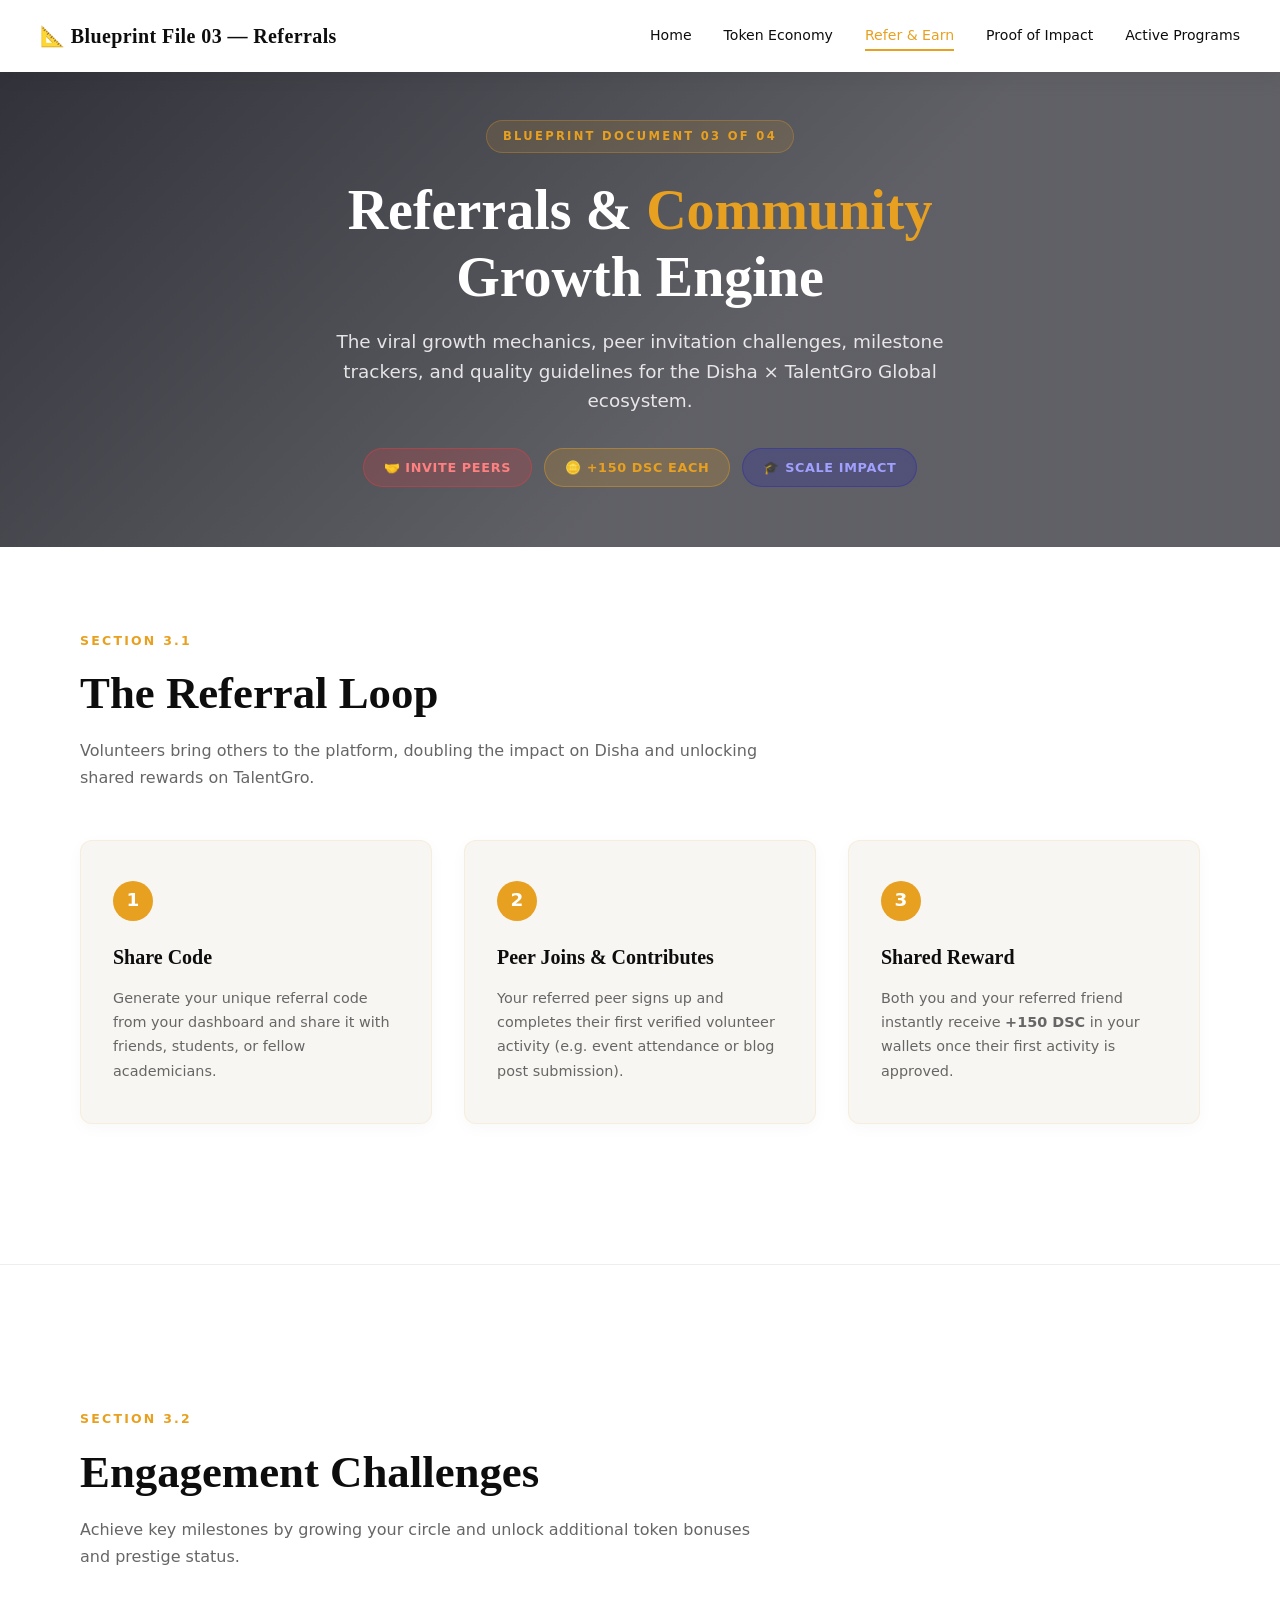
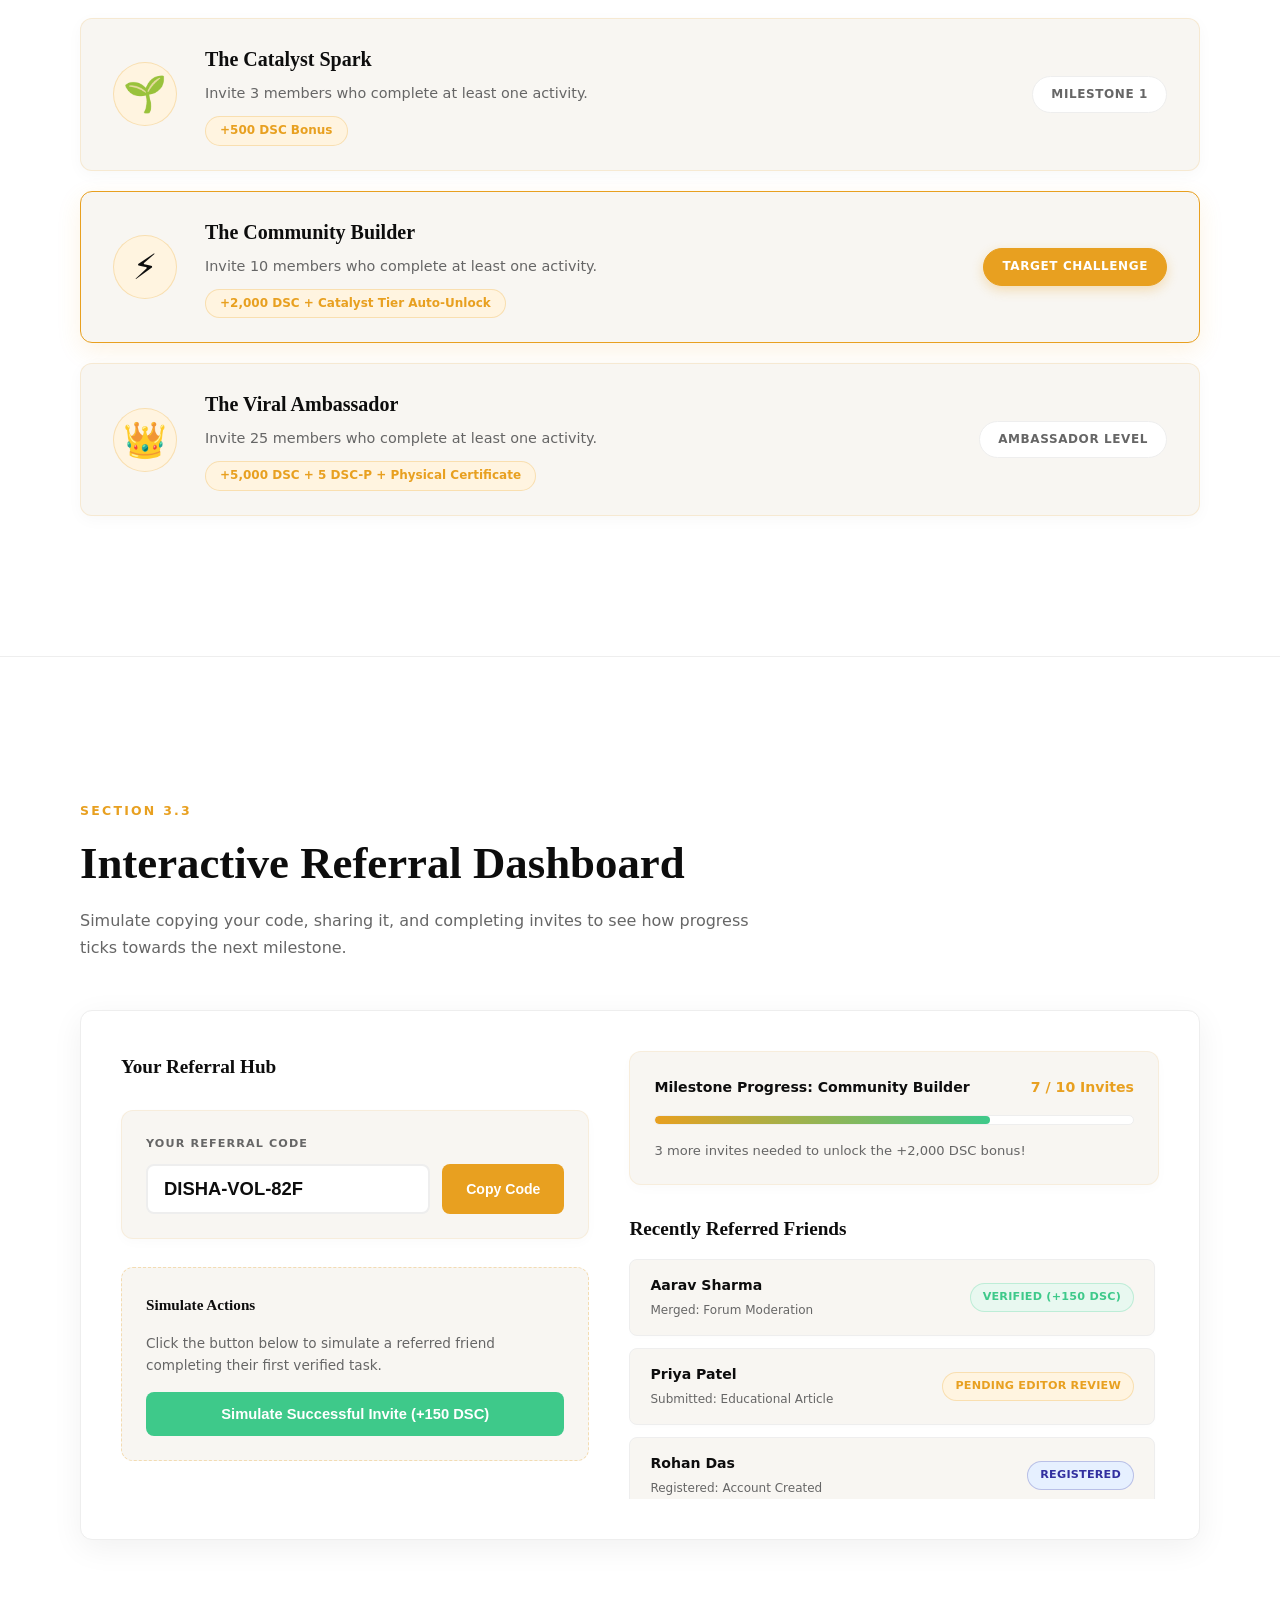
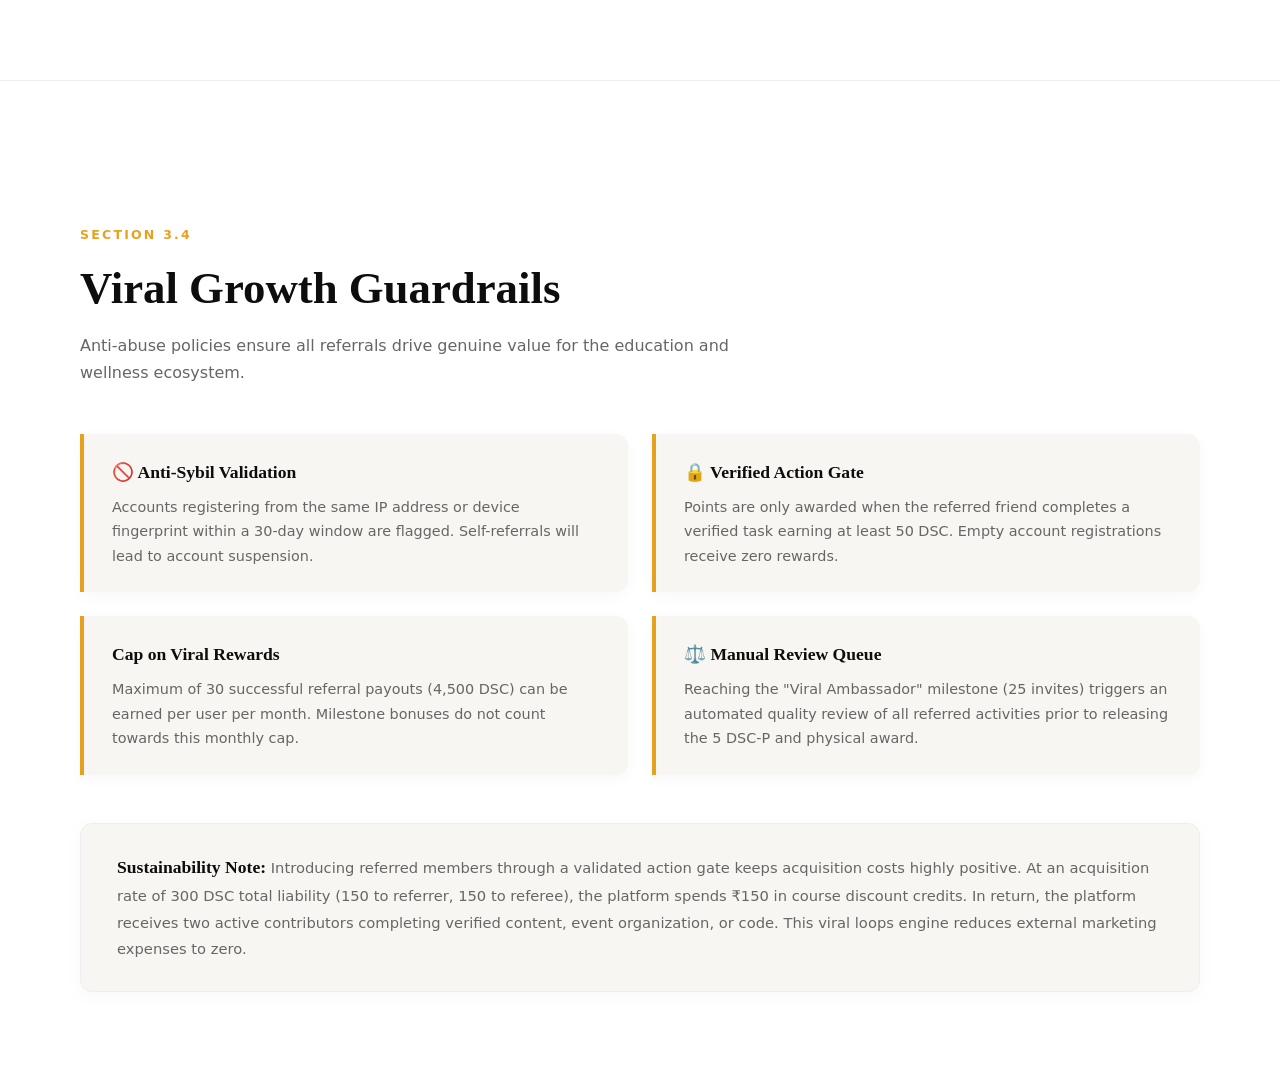
<file: 3.html>
<!DOCTYPE html>
<html lang="en">
<head>
<meta charset="UTF-8"/>
<meta name="viewport" content="width=device-width,initial-scale=1.0"/>
<title>Referrals & Community Growth — Disha × TalentGro</title>
<link href="https://fonts.googleapis.com/css2?family=Space+Grotesk:wght@300;400;500;600;700&family=Space+Mono:wght@400;700&display=swap" rel="stylesheet"/>
<link rel="stylesheet" href="3.css" />
</head>
<body>

<div class="topbar">
  <span class="topbar-brand">📐 Blueprint File 03 — Referrals</span>
  <nav class="topbar-nav">
    <a href="index.html">Home</a>
    <a href="2.html">Token Economy</a>
    <a href="3.html" class="active">Refer &amp; Earn</a>
    <a href="4.html">Proof of Impact</a>
    <a href="5.html">Active Programs</a>
  </nav>
</div>

<div class="hero">
  <div class="hero-badge"><span class="dot"></span>Blueprint Document 03 of 04</div>
  <h1>Referrals & <span>Community</span><br>Growth Engine</h1>
  <p>The viral growth mechanics, peer invitation challenges, milestone trackers, and quality guidelines for the Disha × TalentGro Global ecosystem.</p>
  <div class="pill-row">
    <span class="pill pill-disha">🤝 Invite Peers</span>
    <span class="pill pill-coin">🪙 +150 DSC Each</span>
    <span class="pill pill-talent">🎓 Scale Impact</span>
  </div>
</div>

<!-- SECTION 1: HOW IT WORKS -->
<div class="section">
  <div class="section-label">Section 3.1</div>
  <h2 class="section-title">The Referral Loop</h2>
  <p class="section-sub">Volunteers bring others to the platform, doubling the impact on Disha and unlocking shared rewards on TalentGro.</p>

  <div class="referral-steps">
    <div class="step-card">
      <div class="step-num">1</div>
      <h3>Share Code</h3>
      <p>Generate your unique referral code from your dashboard and share it with friends, students, or fellow academicians.</p>
    </div>
    <div class="step-card">
      <div class="step-num">2</div>
      <h3>Peer Joins & Contributes</h3>
      <p>Your referred peer signs up and completes their first verified volunteer activity (e.g. event attendance or blog post submission).</p>
    </div>
    <div class="step-card">
      <div class="step-num">3</div>
      <h3>Shared Reward</h3>
      <p>Both you and your referred friend instantly receive <strong>+150 DSC</strong> in your wallets once their first activity is approved.</p>
    </div>
  </div>
</div>

<hr class="divider"/>

<!-- SECTION 2: MILESTONES -->
<div class="section">
  <div class="section-label">Section 3.2</div>
  <h2 class="section-title">Engagement Challenges</h2>
  <p class="section-sub">Achieve key milestones by growing your circle and unlock additional token bonuses and prestige status.</p>

  <div class="milestones-container">
    <div class="milestone-card">
      <div class="milestone-icon">🌱</div>
      <div class="milestone-details">
        <h3>The Catalyst Spark</h3>
        <p>Invite 3 members who complete at least one activity.</p>
        <span class="bonus-tag">+500 DSC Bonus</span>
      </div>
      <div class="milestone-status">Milestone 1</div>
    </div>

    <div class="milestone-card active-border">
      <div class="milestone-icon">⚡</div>
      <div class="milestone-details">
        <h3>The Community Builder</h3>
        <p>Invite 10 members who complete at least one activity.</p>
        <span class="bonus-tag">+2,000 DSC + Catalyst Tier Auto-Unlock</span>
      </div>
      <div class="milestone-status current">Target Challenge</div>
    </div>

    <div class="milestone-card">
      <div class="milestone-icon">👑</div>
      <div class="milestone-details">
        <h3>The Viral Ambassador</h3>
        <p>Invite 25 members who complete at least one activity.</p>
        <span class="bonus-tag">+5,000 DSC + 5 DSC-P + Physical Certificate</span>
      </div>
      <div class="milestone-status">Ambassador Level</div>
    </div>
  </div>
</div>

<hr class="divider"/>

<!-- SECTION 3: SIMULATOR -->
<div class="section">
  <div class="section-label">Section 3.3</div>
  <h2 class="section-title">Interactive Referral Dashboard</h2>
  <p class="section-sub">Simulate copying your code, sharing it, and completing invites to see how progress ticks towards the next milestone.</p>

  <div class="dashboard-sim">
    <div class="sim-left">
      <h3>Your Referral Hub</h3>
      <div class="ref-code-box">
        <span class="label">YOUR REFERRAL CODE</span>
        <div class="code-row">
          <input type="text" id="refCode" value="DISHA-VOL-82F" readonly/>
          <button id="copyBtn" onclick="copyReferralCode()">Copy Code</button>
        </div>
      </div>

      <div class="sim-controls">
        <h4>Simulate Actions</h4>
        <p class="desc">Click the button below to simulate a referred friend completing their first verified task.</p>
        <button id="simInviteBtn" onclick="simulateNewInvite()">Simulate Successful Invite (+150 DSC)</button>
      </div>
    </div>

    <div class="sim-right">
      <div class="progress-box">
        <div class="progress-header">
          <span>Milestone Progress: Community Builder</span>
          <span id="inviteCount">7 / 10 Invites</span>
        </div>
        <div class="progress-bar-wrap">
          <div class="progress-bar-fill" id="progressBar" style="width: 70%;"></div>
        </div>
        <p class="progress-msg" id="progressMsg">3 more invites needed to unlock the +2,000 DSC bonus!</p>
      </div>

      <div class="referred-list-box">
        <h4>Recently Referred Friends</h4>
        <ul class="referred-list" id="referredList">
          <li>
            <div class="friend-info">
              <span class="name">Aarav Sharma</span>
              <span class="action">Merged: Forum Moderation</span>
            </div>
            <span class="status-badge verified">Verified (+150 DSC)</span>
          </li>
          <li>
            <div class="friend-info">
              <span class="name">Priya Patel</span>
              <span class="action">Submitted: Educational Article</span>
            </div>
            <span class="status-badge pending">Pending Editor Review</span>
          </li>
          <li>
            <div class="friend-info">
              <span class="name">Rohan Das</span>
              <span class="action">Registered: Account Created</span>
            </div>
            <span class="status-badge registered">Registered</span>
          </li>
        </ul>
      </div>
    </div>
  </div>
</div>

<hr class="divider"/>

<!-- SECTION 4: GUARDRAILS -->
<div class="section">
  <div class="section-label">Section 3.4</div>
  <h2 class="section-title">Viral Growth Guardrails</h2>
  <p class="section-sub">Anti-abuse policies ensure all referrals drive genuine value for the education and wellness ecosystem.</p>

  <div class="guardrail-grid">
    <div class="guardrail-item">
      <h4>🚫 Anti-Sybil Validation</h4>
      <p>Accounts registering from the same IP address or device fingerprint within a 30-day window are flagged. Self-referrals will lead to account suspension.</p>
    </div>
    <div class="guardrail-item">
      <h4>🔒 Verified Action Gate</h4>
      <p>Points are only awarded when the referred friend completes a verified task earning at least 50 DSC. Empty account registrations receive zero rewards.</p>
    </div>
    <div class="guardrail-item">
      <h4>Cap on Viral Rewards</h4>
      <p>Maximum of 30 successful referral payouts (4,500 DSC) can be earned per user per month. Milestone bonuses do not count towards this monthly cap.</p>
    </div>
    <div class="guardrail-item">
      <h4>⚖️ Manual Review Queue</h4>
      <p>Reaching the "Viral Ambassador" milestone (25 invites) triggers an automated quality review of all referred activities prior to releasing the 5 DSC-P and physical award.</p>
    </div>
  </div>

  <div class="footnote">
    <strong>Sustainability Note:</strong> Introducing referred members through a validated action gate keeps acquisition costs highly positive. At an acquisition rate of 300 DSC total liability (150 to referrer, 150 to referee), the platform spends ₹150 in course discount credits. In return, the platform receives two active contributors completing verified content, event organization, or code. This viral loops engine reduces external marketing expenses to zero.
  </div>
</div>

<!-- TOAST -->
<div class="toast" id="toast" role="status" aria-live="polite"></div>

<script src="3.js"></script>
</body>
</html>
</file>
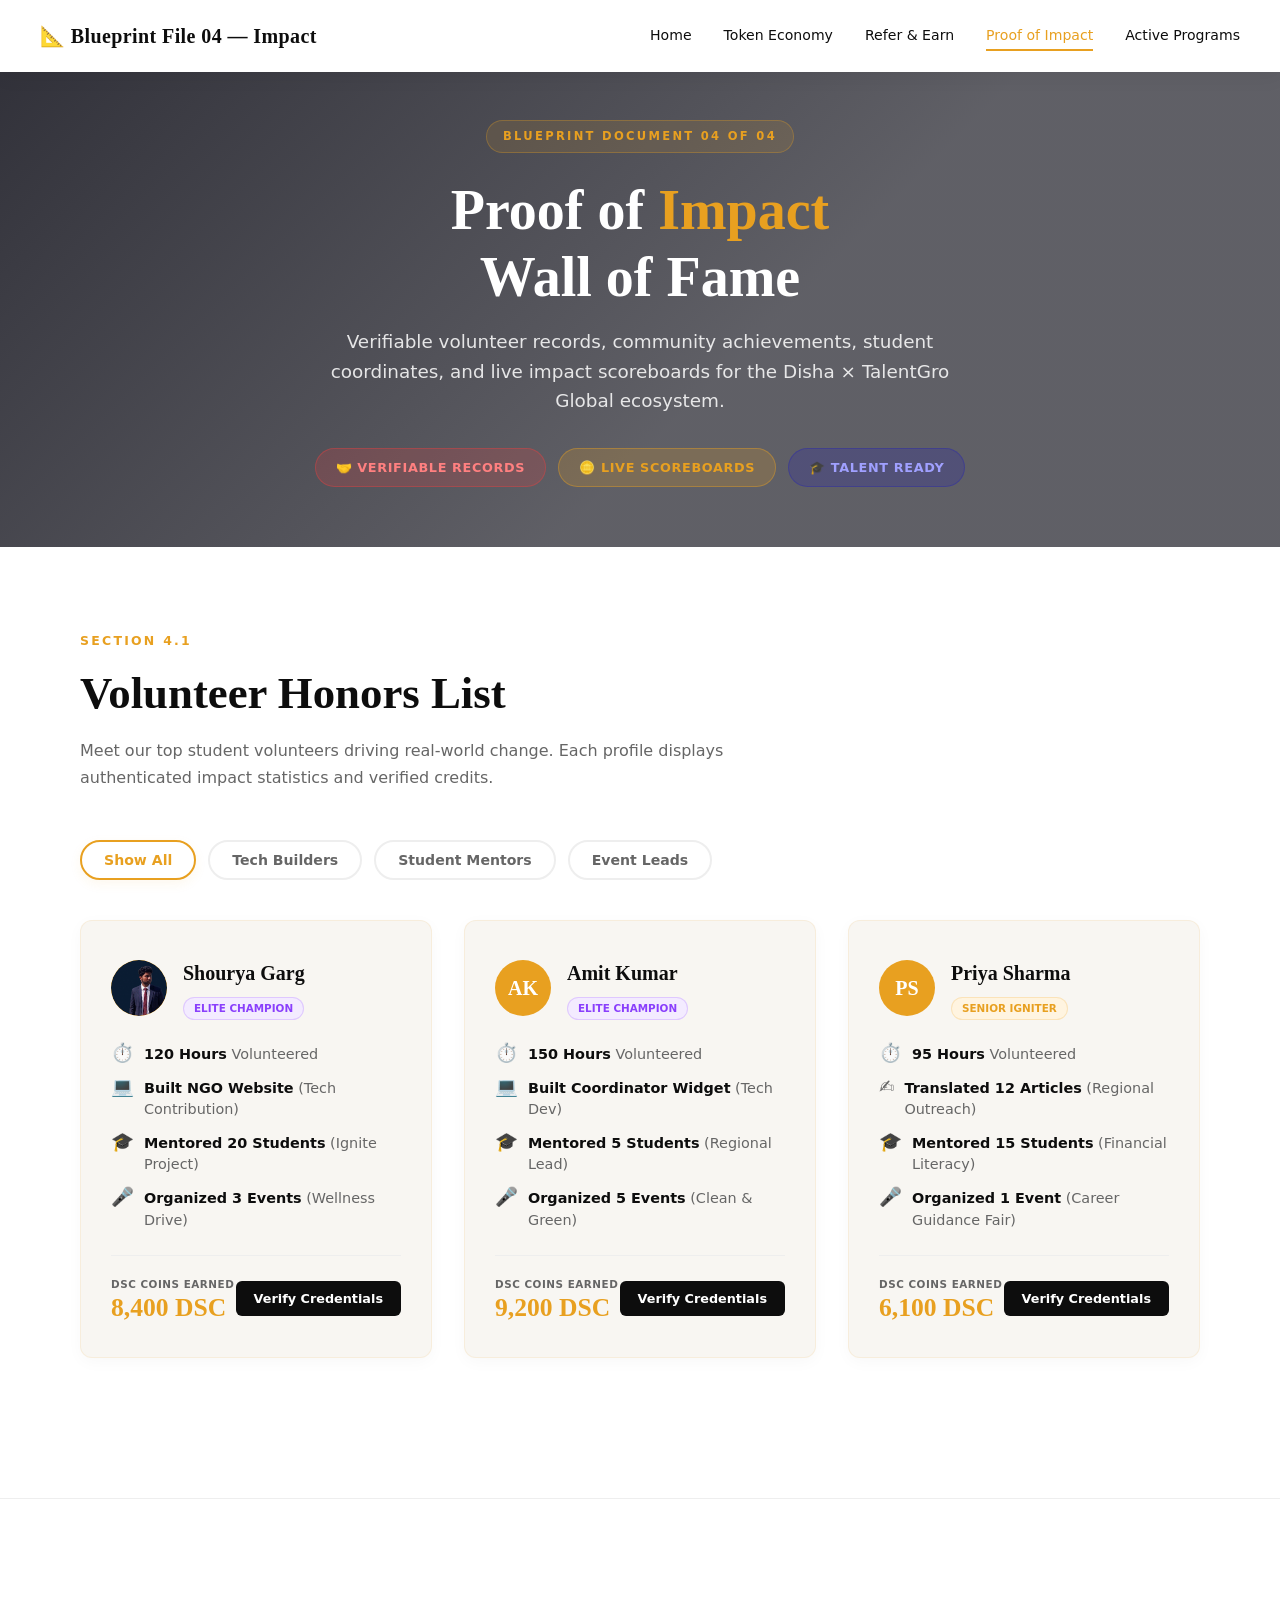
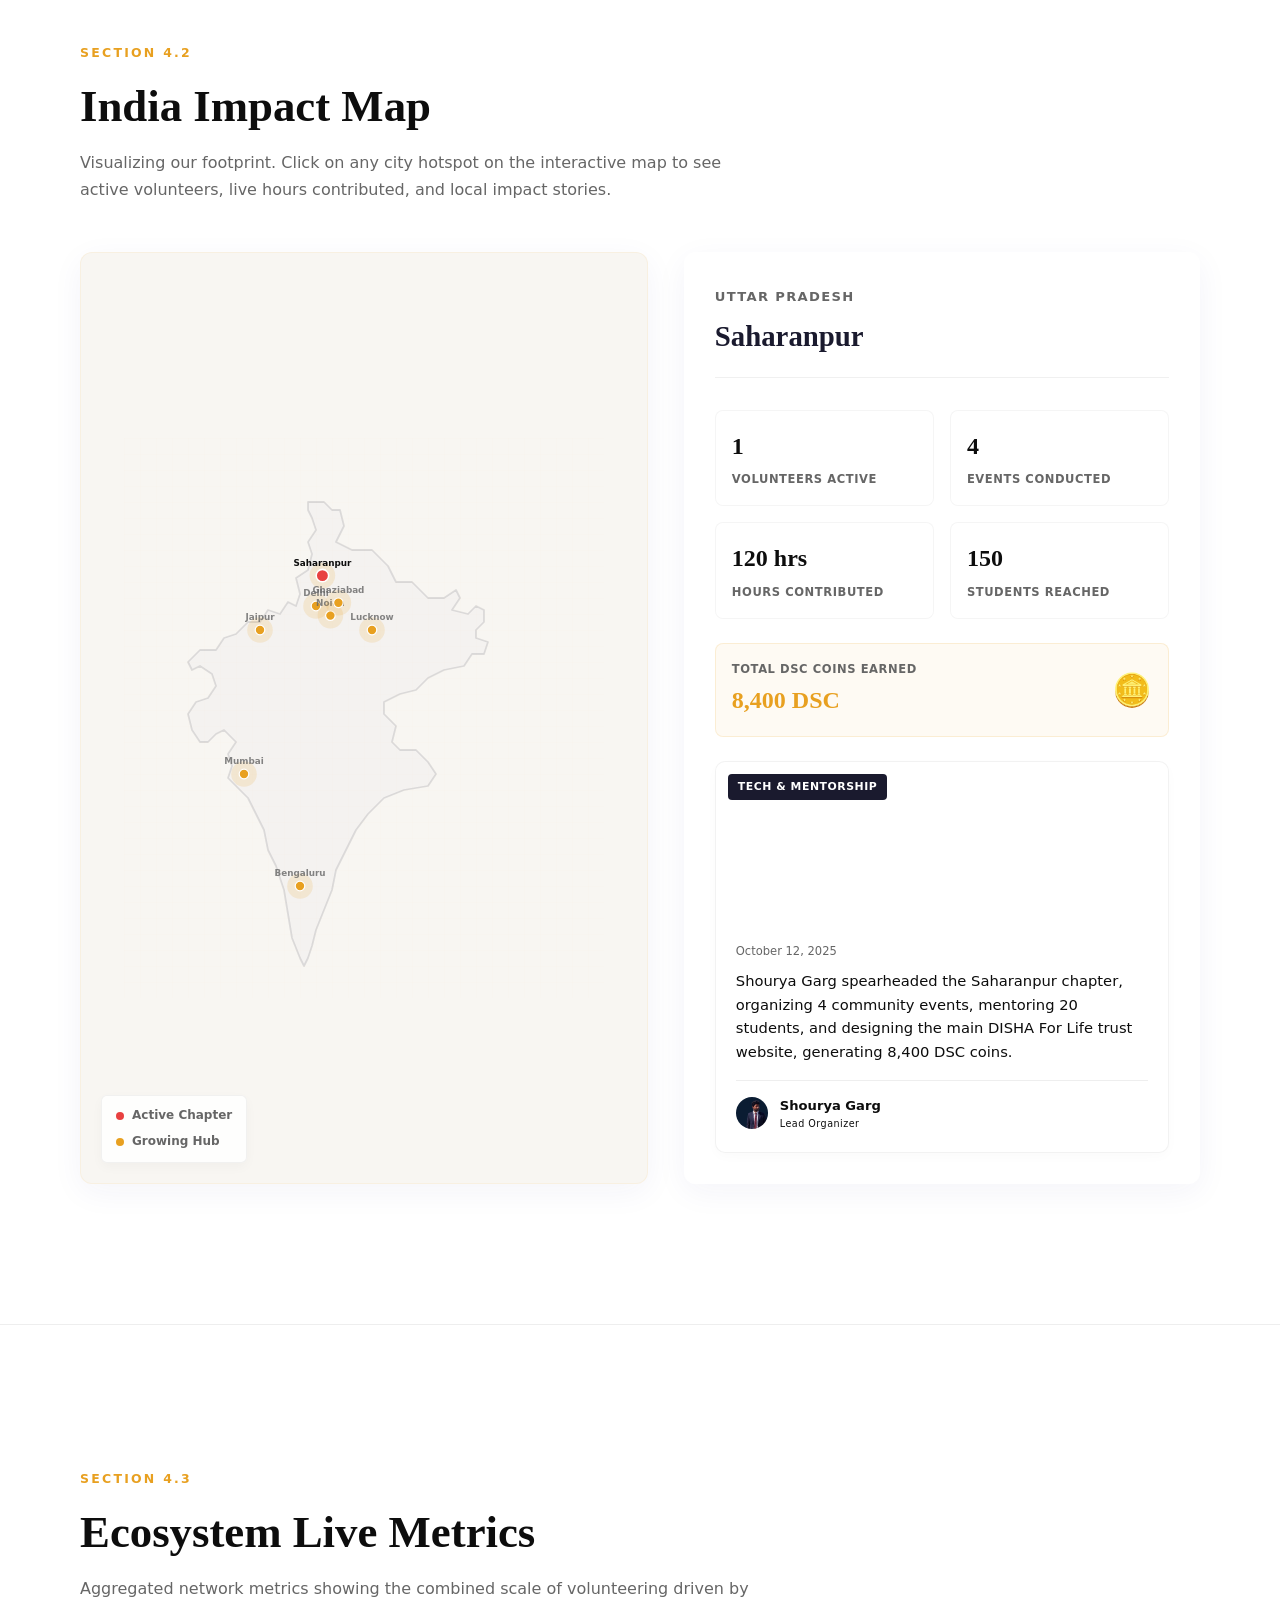
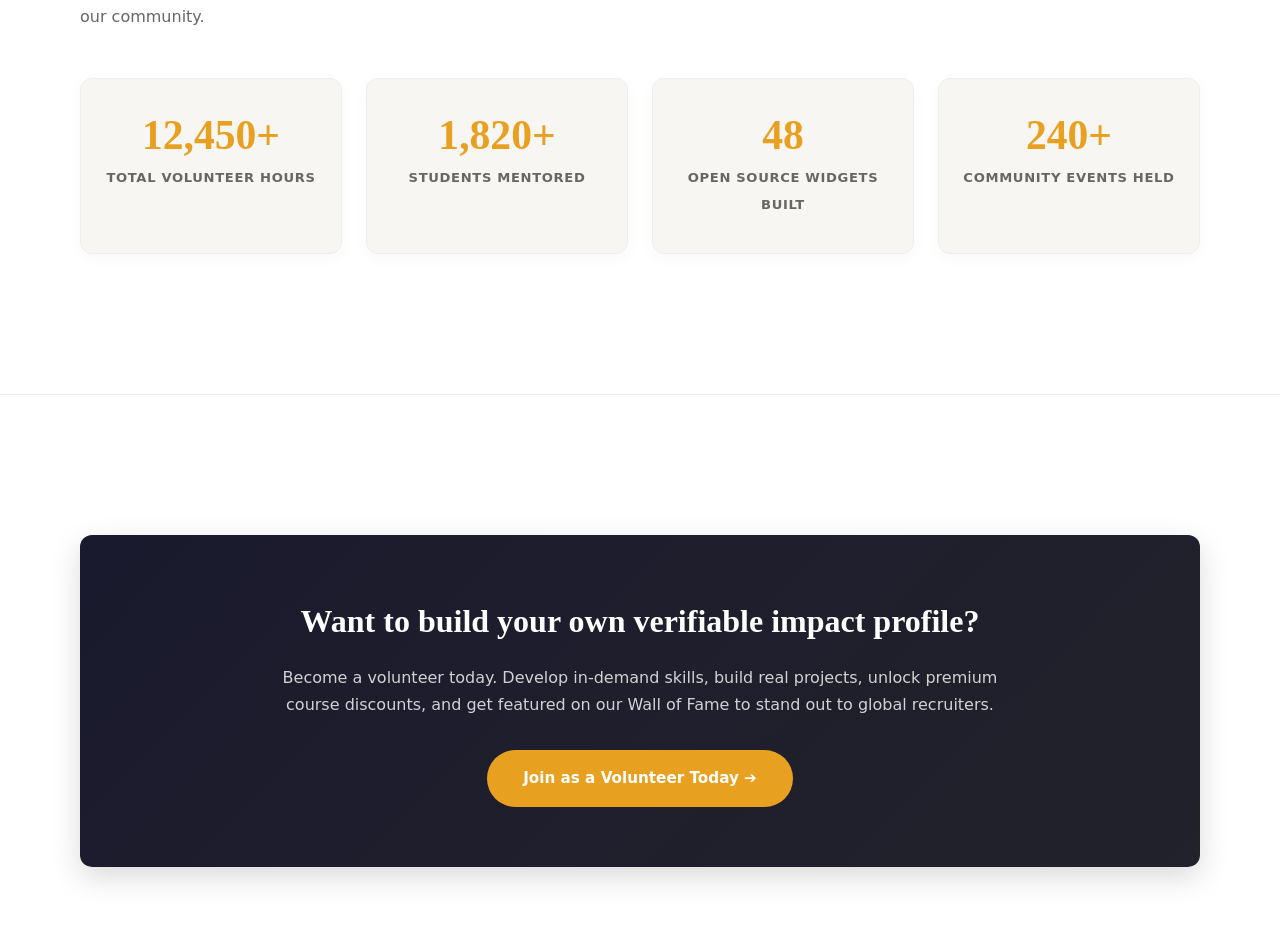
<file: 4.html>
<!DOCTYPE html>
<html lang="en">
<head>
<meta charset="UTF-8"/>
<meta name="viewport" content="width=device-width,initial-scale=1.0"/>
<title>Proof of Impact — Disha × TalentGro</title>
<link href="https://fonts.googleapis.com/css2?family=Space+Grotesk:wght@300;400;500;600;700&family=Space+Mono:wght@400;700&display=swap" rel="stylesheet"/>
<link rel="stylesheet" href="4.css" />
</head>
<body>

<div class="topbar">
  <span class="topbar-brand">📐 Blueprint File 04 — Impact</span>
  <nav class="topbar-nav">
    <a href="index.html">Home</a>
    <a href="2.html">Token Economy</a>
    <a href="3.html">Refer &amp; Earn</a>
    <a href="4.html" class="active">Proof of Impact</a>
    <a href="5.html">Active Programs</a>
  </nav>
</div>

<div class="hero">
  <div class="hero-badge"><span class="dot"></span>Blueprint Document 04 of 04</div>
  <h1>Proof of <span>Impact</span><br>Wall of Fame</h1>
  <p>Verifiable volunteer records, community achievements, student coordinates, and live impact scoreboards for the Disha × TalentGro Global ecosystem.</p>
  <div class="pill-row">
    <span class="pill pill-disha">🤝 Verifiable Records</span>
    <span class="pill pill-coin">🪙 Live Scoreboards</span>
    <span class="pill pill-talent">🎓 Talent Ready</span>
  </div>
</div>

<!-- SECTION 1: WALL OF FAME -->
<div class="section">
  <div class="section-label">Section 4.1</div>
  <h2 class="section-title">Volunteer Honors List</h2>
  <p class="section-sub">Meet our top student volunteers driving real-world change. Each profile displays authenticated impact statistics and verified credits.</p>

  <div class="filter-controls">
    <button class="filter-btn active" onclick="filterCategory('all')">Show All</button>
    <button class="filter-btn" onclick="filterCategory('tech')">Tech Builders</button>
    <button class="filter-btn" onclick="filterCategory('mentorship')">Student Mentors</button>
    <button class="filter-btn" onclick="filterCategory('events')">Event Leads</button>
  </div>

  <div class="wall-grid" id="wallGrid">
    
    <!-- SHOURYA GARG CARD -->
    <div class="volunteer-card" data-category="tech mentorship events">
      <div class="card-header">
        <div class="avatar"><img src="shourya.png" alt="Shourya Garg"></div>
        <div class="header-text">
          <h3>Shourya Garg</h3>
          <span class="level-tag champion">Elite Champion</span>
        </div>
      </div>
      <ul class="stats-list">
        <li>
          <span class="stat-icon">⏱️</span>
          <span class="stat-text"><strong>120 Hours</strong> Volunteered</span>
        </li>
        <li>
          <span class="stat-icon">💻</span>
          <span class="stat-text"><strong>Built NGO Website</strong> (Tech Contribution)</span>
        </li>
        <li>
          <span class="stat-icon">🎓</span>
          <span class="stat-text"><strong>Mentored 20 Students</strong> (Ignite Project)</span>
        </li>
        <li>
          <span class="stat-icon">🎤</span>
          <span class="stat-text"><strong>Organized 3 Events</strong> (Wellness Drive)</span>
        </li>
      </ul>
      <div class="card-footer">
        <div class="score-box">
          <span class="lbl">DSC COINS EARNED</span>
          <span class="val">8,400 DSC</span>
        </div>
        <button class="verify-btn" onclick="verifyCredentials('Shourya Garg', '8,400 DSC', '120', 'Built NGO Website', 'Elite Champion')">Verify Credentials</button>
      </div>
    </div>

    <!-- AMIT KUMAR CARD -->
    <div class="volunteer-card" data-category="tech events">
      <div class="card-header">
        <div class="avatar">AK</div>
        <div class="header-text">
          <h3>Amit Kumar</h3>
          <span class="level-tag champion">Elite Champion</span>
        </div>
      </div>
      <ul class="stats-list">
        <li>
          <span class="stat-icon">⏱️</span>
          <span class="stat-text"><strong>150 Hours</strong> Volunteered</span>
        </li>
        <li>
          <span class="stat-icon">💻</span>
          <span class="stat-text"><strong>Built Coordinator Widget</strong> (Tech Dev)</span>
        </li>
        <li>
          <span class="stat-icon">🎓</span>
          <span class="stat-text"><strong>Mentored 5 Students</strong> (Regional Lead)</span>
        </li>
        <li>
          <span class="stat-icon">🎤</span>
          <span class="stat-text"><strong>Organized 5 Events</strong> (Clean & Green)</span>
        </li>
      </ul>
      <div class="card-footer">
        <div class="score-box">
          <span class="lbl">DSC COINS EARNED</span>
          <span class="val">9,200 DSC</span>
        </div>
        <button class="verify-btn" onclick="verifyCredentials('Amit Kumar', '9,200 DSC', '150', 'Built Coordinator Widget', 'Elite Champion')">Verify Credentials</button>
      </div>
    </div>

    <!-- PRIYA SHARMA CARD -->
    <div class="volunteer-card" data-category="mentorship">
      <div class="card-header">
        <div class="avatar">PS</div>
        <div class="header-text">
          <h3>Priya Sharma</h3>
          <span class="level-tag igniter">Senior Igniter</span>
        </div>
      </div>
      <ul class="stats-list">
        <li>
          <span class="stat-icon">⏱️</span>
          <span class="stat-text"><strong>95 Hours</strong> Volunteered</span>
        </li>
        <li>
          <span class="stat-icon">✍️</span>
          <span class="stat-text"><strong>Translated 12 Articles</strong> (Regional Outreach)</span>
        </li>
        <li>
          <span class="stat-icon">🎓</span>
          <span class="stat-text"><strong>Mentored 15 Students</strong> (Financial Literacy)</span>
        </li>
        <li>
          <span class="stat-icon">🎤</span>
          <span class="stat-text"><strong>Organized 1 Event</strong> (Career Guidance Fair)</span>
        </li>
      </ul>
      <div class="card-footer">
        <div class="score-box">
          <span class="lbl">DSC COINS EARNED</span>
          <span class="val">6,100 DSC</span>
        </div>
        <button class="verify-btn" onclick="verifyCredentials('Priya Sharma', '6,100 DSC', '95', 'Translated 12 Articles', 'Senior Igniter')">Verify Credentials</button>
      </div>
    </div>

  </div>
</div>

<hr class="divider"/>

<!-- SECTION 2: IMPACT MAP -->
<div class="section">
  <div class="section-label">Section 4.2</div>
  <h2 class="section-title">India Impact Map</h2>
  <p class="section-sub">Visualizing our footprint. Click on any city hotspot on the interactive map to see active volunteers, live hours contributed, and local impact stories.</p>

  <div class="map-dashboard-grid">
    <!-- Map Box (Left Panel) -->
    <div class="map-box glass-panel" style="background: var(--off); border: 1px solid rgba(232, 160, 32, 0.08); padding: 24px;">
      <!-- Map Legend -->
      <div class="map-legend">
        <div class="legend-item"><span class="legend-dot active-chapter"></span>Active Chapter</div>
        <div class="legend-item"><span class="legend-dot growing-hub"></span>Growing Hub</div>
      </div>
      
      <svg class="india-svg" viewBox="0 0 600 700" xmlns="http://www.w3.org/2000/svg">
        <defs>
          <pattern id="grid" width="20" height="20" patternUnits="userSpaceOnUse">
            <path d="M 20 0 L 0 0 0 20" fill="none" stroke="rgba(232, 160, 32, 0.04)" stroke-width="0.5"/>
          </pattern>
        </defs>
        <rect width="100%" height="100%" fill="url(#grid)" />
        
        <!-- Polygonal Border of India -->
        <path class="india-border" d="
          M 230 80 L 250 80 L 260 90 L 270 90 L 275 110 L 265 130 L 285 140 L 310 140 L 330 160 L 340 180 L 360 180 L 370 190
          L 380 200 L 400 200 L 415 190 L 420 200 L 410 215 L 430 220 L 440 210 L 450 215 L 450 230 L 440 240 L 440 250
          L 455 255 L 450 270 L 435 270 L 425 285 L 400 290 L 380 300 L 365 315 L 345 320 L 325 330 L 325 345 L 340 360
          L 335 380 L 345 390 L 365 390 L 380 405 L 390 420 L 380 435 L 350 440 L 325 450 L 305 470 L 290 490 L 275 520
          L 265 540 L 260 565 L 250 590 L 240 615 L 235 635 L 230 650 L 225 660 L 220 650 L 210 625 L 205 595 L 200 565
          L 190 535 L 180 515 L 175 490 L 165 470 L 155 450 L 140 435 L 130 425 L 135 410 L 130 395 L 140 380 L 125 365
          L 115 370 L 105 380 L 95 380 L 85 365 L 80 345 L 90 330 L 105 325 L 115 310 L 110 295 L 95 285 L 85 290
          L 80 280 L 95 265 L 115 265 L 125 250 L 140 245 L 155 230 L 170 230 L 180 215 L 195 220 L 205 205 L 215 210
          L 220 195 L 215 175 L 230 165 L 235 145 L 230 130 L 240 115 L 235 100 L 230 90 Z
        " />
        
        <!-- Interactive hotspots -->
        <g class="map-marker" id="marker-saharanpur" onclick="selectCity('saharanpur')" transform="translate(248, 172)">
          <circle class="marker-glow" r="16" />
          <circle class="marker-core" r="6" style="fill: var(--coral);" />
          <text class="marker-label" y="-12" text-anchor="middle">Saharanpur</text>
        </g>
        <g class="map-marker" id="marker-delhi" onclick="selectCity('delhi')" transform="translate(240, 210)">
          <circle class="marker-glow" r="16" />
          <circle class="marker-core" r="6" />
          <text class="marker-label" y="-12" text-anchor="middle">Delhi</text>
        </g>
        <g class="map-marker" id="marker-noida" onclick="selectCity('noida')" transform="translate(258, 222)">
          <circle class="marker-glow" r="16" />
          <circle class="marker-core" r="6" />
          <text class="marker-label" y="-12" text-anchor="middle">Noida</text>
        </g>
        <g class="map-marker" id="marker-ghaziabad" onclick="selectCity('ghaziabad')" transform="translate(268, 206)">
          <circle class="marker-glow" r="16" />
          <circle class="marker-core" r="6" />
          <text class="marker-label" y="-12" text-anchor="middle">Ghaziabad</text>
        </g>
        <g class="map-marker" id="marker-jaipur" onclick="selectCity('jaipur')" transform="translate(170, 240)">
          <circle class="marker-glow" r="16" />
          <circle class="marker-core" r="6" />
          <text class="marker-label" y="-12" text-anchor="middle">Jaipur</text>
        </g>
        <g class="map-marker" id="marker-lucknow" onclick="selectCity('lucknow')" transform="translate(310, 240)">
          <circle class="marker-glow" r="16" />
          <circle class="marker-core" r="6" />
          <text class="marker-label" y="-12" text-anchor="middle">Lucknow</text>
        </g>
        <g class="map-marker" id="marker-mumbai" onclick="selectCity('mumbai')" transform="translate(150, 420)">
          <circle class="marker-glow" r="16" />
          <circle class="marker-core" r="6" />
          <text class="marker-label" y="-12" text-anchor="middle">Mumbai</text>
        </g>
        <g class="map-marker" id="marker-bengaluru" onclick="selectCity('bengaluru')" transform="translate(220, 560)">
          <circle class="marker-glow" r="16" />
          <circle class="marker-core" r="6" />
          <text class="marker-label" y="-12" text-anchor="middle">Bengaluru</text>
        </g>
      </svg>
    </div>

    <!-- Impact Dashboard (Right Panel) -->
    <div class="glass-panel impact-panel">
      <div class="city-header-area">
        <span class="city-subtitle" id="dashRegion">Region</span>
        <h3 class="city-title" id="dashCityName">City Name</h3>
      </div>
      
      <!-- City Stats Grid -->
      <div class="city-stats-grid">
        <div class="city-stat-card">
          <span class="val" id="statVolunteers">0</span>
          <span class="lbl">Volunteers Active</span>
        </div>
        <div class="city-stat-card">
          <span class="val" id="statEvents">0</span>
          <span class="lbl">Events Conducted</span>
        </div>
        <div class="city-stat-card">
          <span class="val" id="statHours">0</span>
          <span class="lbl">Hours Contributed</span>
        </div>
        <div class="city-stat-card">
          <span class="val" id="statStudents">0</span>
          <span class="lbl">Students Reached</span>
        </div>
      </div>
      
      <div class="city-stat-card" style="grid-column: span 2; display: flex; flex-direction: row; justify-content: space-between; align-items: center; background: rgba(232, 160, 32, 0.05); border: 1px solid rgba(232, 160, 32, 0.15);">
        <div>
          <span class="lbl" style="display: block; margin-bottom: 2px;">Total DSC Coins Earned</span>
          <span class="val" id="statDSC" style="color: var(--amber);">0 DSC</span>
        </div>
        <span style="font-size: 2rem;">🪙</span>
      </div>

      <!-- Stories Behind the Impact -->
      <div class="story-card">
        <div class="story-image-placeholder" id="storyImage" style="background-image: url('https://images.unsplash.com/photo-1524178232363-1fb2b075b655?w=600&auto=format&fit=crop');">
          <span class="story-tag" id="storyTag">Featured Story</span>
        </div>
        <div class="story-body">
          <div class="story-date" id="storyDate">Date</div>
          <p class="story-text" id="storyText">Story text goes here.</p>
          <div class="story-author">
            <div class="story-author-avatar" id="storyAuthorAvatar">SG</div>
            <div>
              <div class="story-author-name" id="storyAuthorName">Volunteer Name</div>
              <div class="story-subtitle" style="font-size: 0.6rem; letter-spacing: 0.05em;" id="storyAuthorTitle">Lead Organizer</div>
            </div>
          </div>
        </div>
      </div>
    </div>
  </div>
</div>

<hr class="divider"/>

<!-- SECTION 3: LIVE METRICS -->
<div class="section">
  <div class="section-label">Section 4.3</div>
  <h2 class="section-title">Ecosystem Live Metrics</h2>
  <p class="section-sub">Aggregated network metrics showing the combined scale of volunteering driven by our community.</p>

  <div class="metrics-grid">
    <div class="metric-item">
      <span class="num">12,450+</span>
      <span class="lbl">Total Volunteer Hours</span>
    </div>
    <div class="metric-item">
      <span class="num">1,820+</span>
      <span class="lbl">Students Mentored</span>
    </div>
    <div class="metric-item">
      <span class="num">48</span>
      <span class="lbl">Open Source Widgets Built</span>
    </div>
    <div class="metric-item">
      <span class="num">240+</span>
      <span class="lbl">Community Events Held</span>
    </div>
  </div>
</div>

<hr class="divider"/>

<!-- SECTION 4: STUDENT CTA -->
<div class="section">
  <div class="section-inner cta-banner">
    <h2>Want to build your own verifiable impact profile?</h2>
    <p>Become a volunteer today. Develop in-demand skills, build real projects, unlock premium course discounts, and get featured on our Wall of Fame to stand out to global recruiters.</p>
    <a href="index.html#contact" class="cta-btn">Join as a Volunteer Today ➔</a>
  </div>
</div>

<!-- CREDENTIAL MODAL -->
<div class="modal-overlay" id="credentialModal" onclick="closeModal(event)">
  <div class="modal-content">
    <button class="modal-close" onclick="closeModal()">&#215;</button>
    <div class="cert-border">
      <div class="cert-body">
        <div class="cert-logo">Disha × TalentGro</div>
        <h2 class="cert-title">Certificate of Verifiable Impact</h2>
        <p class="cert-intro">This certifies that</p>
        <h3 class="cert-name" id="modalName">Shourya Garg</h3>
        <p class="cert-text">has successfully completed outstanding volunteer activities, contributing to community upskilling, education advocacy, and digital enablement.</p>
        
        <div class="cert-metrics-row">
          <div class="m-box">
            <span class="t">Hours Logged</span>
            <span class="v" id="modalHours">120</span>
          </div>
          <div class="m-box">
            <span class="t">DSC Coins Earned</span>
            <span class="v" id="modalScore">8,400 DSC</span>
          </div>
          <div class="m-box">
            <span class="t">Key Project</span>
            <span class="v" id="modalProject">Built NGO Website</span>
          </div>
        </div>

        <div class="cert-footer">
          <div class="cert-sig">
            <span class="sig-line">Disha Trust Board</span>
          </div>
          <div class="cert-sig">
            <span class="sig-line">TalentGro Executive</span>
          </div>
        </div>
        <div class="cert-badge-box">
          <span class="badge-icon">🛡️</span>
          <span class="badge-txt">VERIFIED BLUEPRINT RECORD</span>
        </div>
      </div>
    </div>
  </div>
</div>

<script src="4.js"></script>
</body>
</html>
</file>
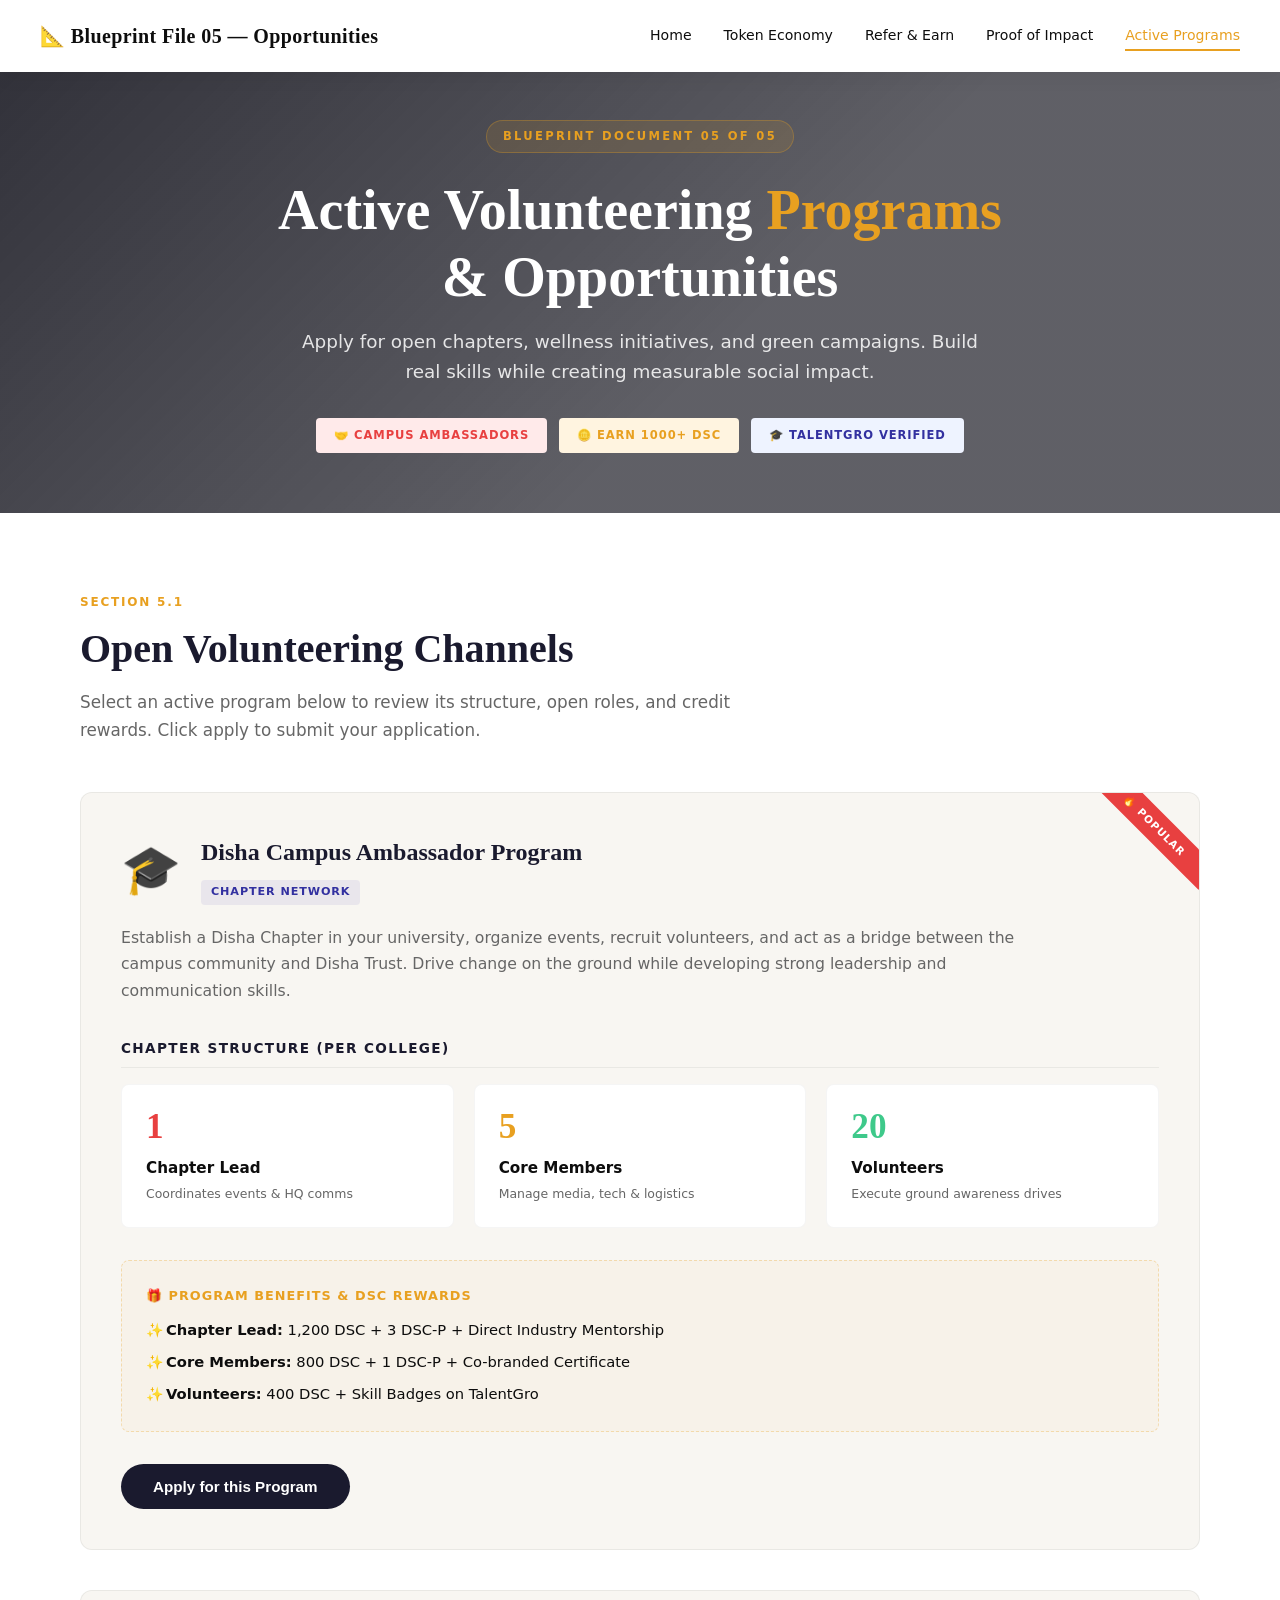
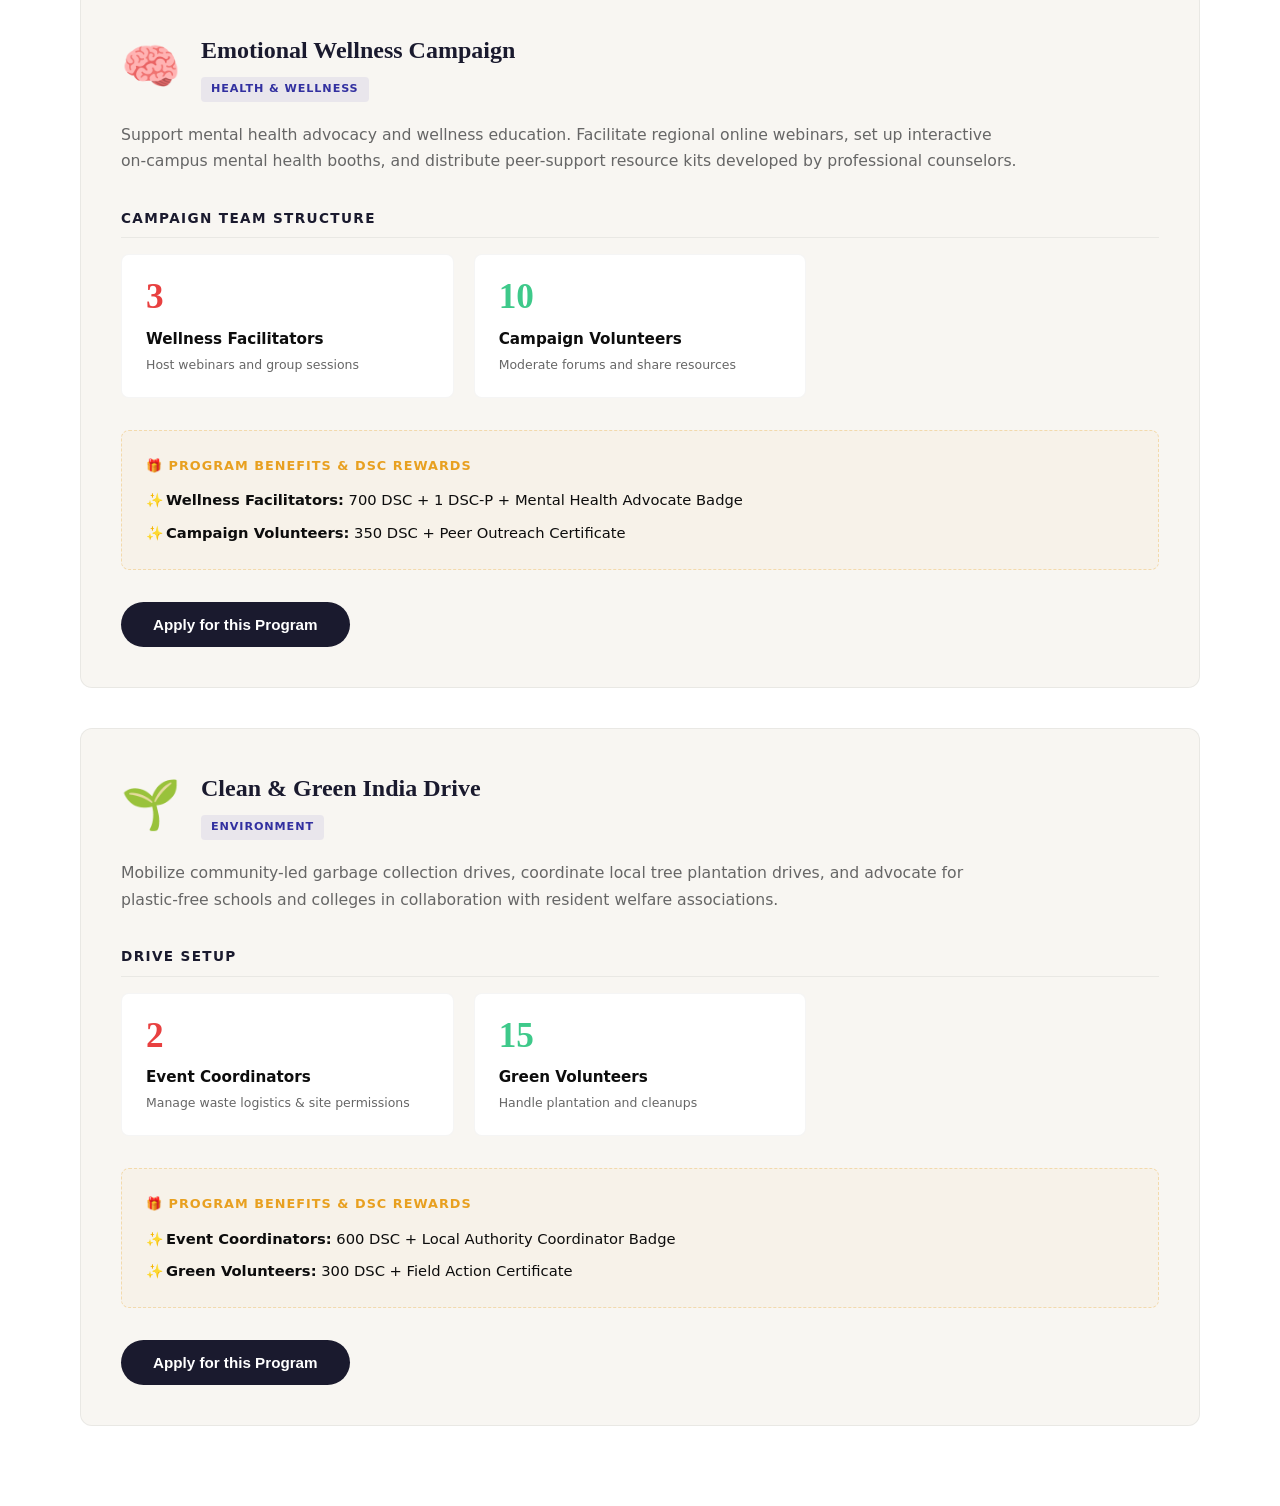
<file: 5.html>
<!DOCTYPE html>
<html lang="en">
<head>
<meta charset="UTF-8"/>
<meta name="viewport" content="width=device-width,initial-scale=1.0"/>
<title>Active Programs — Disha × TalentGro</title>
<link href="https://fonts.googleapis.com/css2?family=Space+Grotesk:wght@300;400;500;600;700&family=Space+Mono:wght@400;700&display=swap" rel="stylesheet"/>
<link rel="stylesheet" href="5.css" />
</head>
<body>

<div class="topbar">
  <span class="topbar-brand">📐 Blueprint File 05 — Opportunities</span>
  <nav class="topbar-nav">
    <a href="index.html">Home</a>
    <a href="2.html">Token Economy</a>
    <a href="3.html">Refer &amp; Earn</a>
    <a href="4.html">Proof of Impact</a>
    <a href="5.html" class="active">Active Programs</a>
  </nav>
</div>

<div class="hero">
  <div class="hero-badge"><span class="dot"></span>Blueprint Document 05 of 05</div>
  <h1>Active Volunteering <span>Programs</span><br>&amp; Opportunities</h1>
  <p>Apply for open chapters, wellness initiatives, and green campaigns. Build real skills while creating measurable social impact.</p>
  <div class="pill-row">
    <span class="pill pill-disha">🤝 Campus Ambassadors</span>
    <span class="pill pill-coin">🪙 Earn 1000+ DSC</span>
    <span class="pill pill-talent">🎓 TalentGro Verified</span>
  </div>
</div>

<!-- SECTION 1: ACTIVE PROGRAMS LIST -->
<div class="section">
  <div class="section-label">Section 5.1</div>
  <h2 class="section-title">Open Volunteering Channels</h2>
  <p class="section-sub">Select an active program below to review its structure, open roles, and credit rewards. Click apply to submit your application.</p>

  <div class="programs-container">
    
    <!-- PROGRAM CARD 1: CAMPUS AMBASSADOR -->
    <div class="program-detail-card" id="campus-ambassador">
      <div class="card-ribbon">🔥 Popular</div>
      <div class="card-main-header">
        <div class="prog-icon">🎓</div>
        <div class="prog-title-area">
          <h3>Disha Campus Ambassador Program</h3>
          <span class="prog-tag">Chapter Network</span>
        </div>
      </div>
      <p class="prog-desc">
        Establish a Disha Chapter in your university, organize events, recruit volunteers, and act as a bridge between the campus community and Disha Trust. Drive change on the ground while developing strong leadership and communication skills.
      </p>

      <div class="chapter-breakdown">
        <h4>Chapter Structure (Per College)</h4>
        <div class="structure-grid">
          <div class="struct-item lead">
            <span class="num">1</span>
            <span class="role">Chapter Lead</span>
            <span class="sub-role">Coordinates events &amp; HQ comms</span>
          </div>
          <div class="struct-item core">
            <span class="num">5</span>
            <span class="role">Core Members</span>
            <span class="sub-role">Manage media, tech &amp; logistics</span>
          </div>
          <div class="struct-item volunteer">
            <span class="num">20</span>
            <span class="role">Volunteers</span>
            <span class="sub-role">Execute ground awareness drives</span>
          </div>
        </div>
      </div>

      <div class="rewards-box">
        <div class="rewards-header">🎁 PROGRAM BENEFITS &amp; DSC REWARDS</div>
        <ul class="rewards-list">
          <li><strong>Chapter Lead:</strong> 1,200 DSC + 3 DSC-P + Direct Industry Mentorship</li>
          <li><strong>Core Members:</strong> 800 DSC + 1 DSC-P + Co-branded Certificate</li>
          <li><strong>Volunteers:</strong> 400 DSC + Skill Badges on TalentGro</li>
        </ul>
      </div>

      <div class="card-action">
        <button class="apply-btn" onclick="openApplyModal('Disha Campus Ambassador Program', ['Chapter Lead', 'Core Member', 'Volunteer'])">Apply for this Program</button>
      </div>
    </div>

    <!-- PROGRAM CARD 2: EMOTIONAL WELLNESS -->
    <div class="program-detail-card" id="wellness-program">
      <div class="card-main-header">
        <div class="prog-icon">🧠</div>
        <div class="prog-title-area">
          <h3>Emotional Wellness Campaign</h3>
          <span class="prog-tag">Health &amp; Wellness</span>
        </div>
      </div>
      <p class="prog-desc">
        Support mental health advocacy and wellness education. Facilitate regional online webinars, set up interactive on-campus mental health booths, and distribute peer-support resource kits developed by professional counselors.
      </p>

      <div class="chapter-breakdown">
        <h4>Campaign Team Structure</h4>
        <div class="structure-grid">
          <div class="struct-item lead">
            <span class="num">3</span>
            <span class="role">Wellness Facilitators</span>
            <span class="sub-role">Host webinars and group sessions</span>
          </div>
          <div class="struct-item volunteer">
            <span class="num">10</span>
            <span class="role">Campaign Volunteers</span>
            <span class="sub-role">Moderate forums and share resources</span>
          </div>
        </div>
      </div>

      <div class="rewards-box">
        <div class="rewards-header">🎁 PROGRAM BENEFITS &amp; DSC REWARDS</div>
        <ul class="rewards-list">
          <li><strong>Wellness Facilitators:</strong> 700 DSC + 1 DSC-P + Mental Health Advocate Badge</li>
          <li><strong>Campaign Volunteers:</strong> 350 DSC + Peer Outreach Certificate</li>
        </ul>
      </div>

      <div class="card-action">
        <button class="apply-btn" onclick="openApplyModal('Emotional Wellness Campaign', ['Wellness Facilitator', 'Campaign Volunteer'])">Apply for this Program</button>
      </div>
    </div>

    <!-- PROGRAM CARD 3: CLEAN & GREEN -->
    <div class="program-detail-card" id="green-program">
      <div class="card-main-header">
        <div class="prog-icon">🌱</div>
        <div class="prog-title-area">
          <h3>Clean &amp; Green India Drive</h3>
          <span class="prog-tag">Environment</span>
        </div>
      </div>
      <p class="prog-desc">
        Mobilize community-led garbage collection drives, coordinate local tree plantation drives, and advocate for plastic-free schools and colleges in collaboration with resident welfare associations.
      </p>

      <div class="chapter-breakdown">
        <h4>Drive Setup</h4>
        <div class="structure-grid">
          <div class="struct-item lead">
            <span class="num">2</span>
            <span class="role">Event Coordinators</span>
            <span class="sub-role">Manage waste logistics &amp; site permissions</span>
          </div>
          <div class="struct-item volunteer">
            <span class="num">15</span>
            <span class="role">Green Volunteers</span>
            <span class="sub-role">Handle plantation and cleanups</span>
          </div>
        </div>
      </div>

      <div class="rewards-box">
        <div class="rewards-header">🎁 PROGRAM BENEFITS &amp; DSC REWARDS</div>
        <ul class="rewards-list">
          <li><strong>Event Coordinators:</strong> 600 DSC + Local Authority Coordinator Badge</li>
          <li><strong>Green Volunteers:</strong> 300 DSC + Field Action Certificate</li>
        </ul>
      </div>

      <div class="card-action">
        <button class="apply-btn" onclick="openApplyModal('Clean & Green India Drive', ['Event Coordinator', 'Green Volunteer'])">Apply for this Program</button>
      </div>
    </div>

  </div>
</div>

<!-- APPLICATION MODAL -->
<div class="modal-overlay" id="applyModal" aria-hidden="true">
  <div class="modal-card" role="dialog" aria-modal="true" aria-labelledby="modalTitle">
    <button class="modal-close" onclick="closeApplyModal()" aria-label="Close modal">&#215;</button>
    <h3 id="modalTitle">Apply for Volunteer Program</h3>
    <p id="modalSubtitle" class="modal-sub">Fill out the details below to submit your application to the Disha coordinators.</p>
    
    <form id="applyForm" onsubmit="handleApplySubmit(event)">
      <div class="form-group">
        <label for="formProgram">Target Program</label>
        <input type="text" id="formProgram" readonly />
      </div>
      
      <div class="form-group">
        <label for="formRole">Preferred Role</label>
        <select id="formRole" required>
          <!-- Filled dynamically -->
        </select>
      </div>

      <div class="form-row">
        <div class="form-group">
          <label for="formName">Full Name</label>
          <input type="text" id="formName" placeholder="e.g. Shourya Garg" required />
        </div>
        <div class="form-group">
          <label for="formEmail">Email Address</label>
          <input type="email" id="formEmail" placeholder="yourname@gmail.com" required />
        </div>
      </div>

      <div class="form-row">
        <div class="form-group">
          <label for="formPhone">Phone Number</label>
          <input type="tel" id="formPhone" placeholder="+91 00000 00000" required />
        </div>
        <div class="form-group">
          <label for="formCity">City</label>
          <input type="text" id="formCity" placeholder="e.g. Saharanpur" required />
        </div>
      </div>

      <div class="form-group">
        <label for="formSkills">Skills / Areas of Expertise</label>
        <input type="text" id="formSkills" placeholder="e.g. Web Development, Graphic Design, Writing" required />
      </div>

      <div class="form-group">
        <label for="formCollege">College / University Name</label>
        <input type="text" id="formCollege" placeholder="e.g. Delhi University" required />
      </div>

      <div class="form-group">
        <label for="formStatement">Why are you interested in this program?</label>
        <textarea id="formStatement" rows="4" placeholder="Briefly describe your interest or past experience..." required></textarea>
      </div>

      <button type="submit" class="submit-btn" id="submitBtn">Submit Application</button>
    </form>
  </div>
</div>

<!-- SUCCESS RECEIPT MODAL -->
<div class="modal-overlay" id="successModal" aria-hidden="true">
  <div class="modal-card success-card" role="dialog" aria-modal="true">
    <div class="success-icon">🎉</div>
    <h3>Registration Successful!</h3>
    <p class="success-msg">Thank you for joining DISHA For Life. A confirmation email has been sent to your inbox. Our team will contact you soon regarding volunteer opportunities.</p>
    
    <div class="receipt-box">
      <div class="receipt-title">🎫 Application Receipt</div>
      <div class="receipt-row"><span>Program:</span> <strong id="receiptProgram">-</strong></div>
      <div class="receipt-row"><span>Role:</span> <strong id="receiptRole">-</strong></div>
      <div class="receipt-row"><span>Candidate:</span> <strong id="receiptName">-</strong></div>
      <div class="receipt-row"><span>College:</span> <strong id="receiptCollege">-</strong></div>
      <div class="receipt-row"><span>Simulated Sign-up Bonus:</span> <strong style="color:var(--green)">+100 DSC Coins</strong></div>
    </div>
    
    <button class="dismiss-btn" onclick="closeSuccessModal()">Return to Programs</button>
  </div>
</div>

<!-- TOAST NOTIFICATION -->
<div class="toast" id="applyToast"></div>

<script src="5.js"></script>
</body>
</html>
</file>
<file: 2.css>
/* ─── RESET & ROOT ─── */
*, *::before, *::after { box-sizing: border-box; margin: 0; padding: 0; }
:root {
  --amber:     #E8A020;
  --coral:     #E84040;
  --teal:      #3EC98A;
  --navy:      #1A1A2E;
  --dark:      #0D0D0D;
  --white:     #FFFFFF;
  --off:       #F8F5F0;
  --grey:      #666666;
  --light:     #EEEEEE;
  --blue-pr:   #3230A0;
  --font-d:    'Playfair Display', Georgia, serif;
  --font-b:    'Inter', system-ui, sans-serif;
  --radius:    12px;
  --transition: 0.35s cubic-bezier(0.4, 0, 0.2, 1);
}
html { scroll-behavior: smooth; }
body {
  font-family: var(--font-b);
  background: var(--white);
  color: var(--dark);
  line-height: 1.65;
  overflow-x: hidden;
}

/* ─── SHARED TOKENS (matches 1.css) ─── */
.section-eyebrow {
  display: inline-block;
  font-size: 0.78rem;
  font-weight: 600;
  letter-spacing: 0.18em;
  text-transform: uppercase;
  color: var(--amber);
  margin-bottom: 16px;
}
.section-title {
  font-family: var(--font-d);
  font-size: clamp(1.8rem, 4vw, 2.8rem);
  font-weight: 700;
  color: var(--dark);
  line-height: 1.2;
  margin-bottom: 16px;
}
.section-body {
  font-size: 1rem;
  color: var(--grey);
  line-height: 1.75;
  margin-bottom: 32px;
}
.btn-primary {
  display: inline-flex;
  align-items: center;
  gap: 8px;
  background: var(--amber);
  color: var(--white) !important;
  font-family: var(--font-b);
  font-size: 0.9rem;
  font-weight: 600;
  padding: 13px 28px;
  border-radius: 50px;
  text-decoration: none;
  border: none;
  cursor: pointer;
  transition: transform var(--transition), box-shadow var(--transition), background var(--transition);
}
.btn-primary:hover {
  background: #d08c10;
  transform: translateY(-2px);
  box-shadow: 0 8px 24px rgba(232,160,32,0.35);
}
.btn-secondary {
  display: inline-flex;
  align-items: center;
  gap: 8px;
  background: transparent;
  color: var(--dark) !important;
  font-family: var(--font-b);
  font-size: 0.9rem;
  font-weight: 600;
  padding: 12px 28px;
  border-radius: 50px;
  text-decoration: none;
  border: 2px solid var(--light);
  cursor: pointer;
  transition: border-color var(--transition), transform var(--transition);
}
.btn-secondary:hover {
  border-color: var(--amber);
  transform: translateY(-2px);
}

/* ─── SCROLL REVEAL ─── */
.reveal {
  opacity: 0;
  transform: translateY(24px);
  transition: opacity 0.6s ease, transform 0.6s ease;
}
.reveal.visible {
  opacity: 1;
  transform: none;
}

/* ─── NAVBAR (matches homepage style) ─── */
.navbar {
  position: fixed; top: 0; left: 0; right: 0;
  z-index: 1000;
  background: rgba(255,255,255,0.97);
  backdrop-filter: blur(8px);
  padding: 0 40px;
  height: 72px;
  display: flex;
  align-items: center;
  justify-content: space-between;
  transition: box-shadow var(--transition);
}
.navbar.scrolled { box-shadow: 0 2px 20px rgba(0,0,0,0.08); }
.nav-logo {
  display: flex;
  align-items: center;
  gap: 12px;
  text-decoration: none;
}
.nav-logo-icon { display: block; }
.logo-svg circle { fill: var(--amber); }
.logo-svg path { fill: var(--white); }
.nav-logo-text { display: flex; flex-direction: column; }
.nav-logo-name { font-family: var(--font-d); font-size: 1.05rem; font-weight: 700; color: var(--dark); line-height: 1.2; }
.nav-logo-tagline { font-size: 0.65rem; color: var(--grey); letter-spacing: 0.04em; }
.nav-links {
  display: flex;
  align-items: center;
  gap: 28px;
  list-style: none;
}
.nav-links a {
  font-size: 0.88rem;
  font-weight: 500;
  color: var(--dark);
  text-decoration: none;
  position: relative;
  transition: color var(--transition);
}
.nav-links a::after {
  content: '';
  position: absolute; bottom: -3px; left: 0;
  width: 0; height: 2px;
  background: var(--amber);
  transition: width var(--transition);
}
.nav-links a:hover, .nav-links a.active { color: var(--amber); }
.nav-links a:hover::after, .nav-links a.active::after { width: 100%; }
.nav-cta {
  background: var(--amber);
  color: var(--white) !important;
  padding: 9px 20px;
  border-radius: 50px;
  font-weight: 600 !important;
  transition: background var(--transition), box-shadow var(--transition) !important;
}
.nav-cta::after { display: none !important; }
.nav-cta:hover { background: #d08c10 !important; color: var(--white) !important; box-shadow: 0 4px 16px rgba(232,160,32,0.3); }
.hamburger {
  display: none;
  flex-direction: column;
  gap: 5px;
  background: none;
  border: none;
  cursor: pointer;
  padding: 8px;
}
.hamburger span {
  display: block;
  width: 24px; height: 2px;
  background: var(--dark);
  border-radius: 2px;
  transition: var(--transition);
}

/* ─── MOBILE MENU ─── */
.mobile-overlay {
  display: none;
  position: fixed; inset: 0;
  background: rgba(0,0,0,0.5);
  z-index: 1100;
  opacity: 0;
  transition: opacity var(--transition);
}
.mobile-overlay.open { display: block; opacity: 1; }
.mobile-menu {
  position: fixed; top: 0; right: -320px;
  width: 300px; height: 100vh;
  background: var(--white);
  z-index: 1200;
  padding: 0;
  overflow-y: auto;
  transition: right var(--transition);
  box-shadow: -8px 0 32px rgba(0,0,0,0.12);
}
.mobile-menu.open { right: 0; }
.mobile-menu-header {
  display: flex;
  align-items: center;
  justify-content: space-between;
  padding: 20px 24px;
  border-bottom: 1px solid var(--light);
}
.mobile-close {
  background: none; border: none;
  font-size: 1.5rem; cursor: pointer; color: var(--dark);
}
.mobile-menu ul { list-style: none; padding: 16px 0; }
.mobile-nav-item { border-bottom: 1px solid rgba(0,0,0,0.05); }
.mobile-nav-link {
  display: block;
  padding: 14px 24px;
  font-size: 0.95rem;
  font-weight: 500;
  color: var(--dark);
  text-decoration: none;
  transition: color var(--transition), background var(--transition);
}
.mobile-nav-link:hover, .mobile-nav-link.active {
  color: var(--amber);
  background: rgba(232,160,32,0.05);
}

/* ─── HERO ─── */
.tok-hero {
  position: relative;
  min-height: 70vh;
  display: flex;
  align-items: center;
  justify-content: center;
  text-align: center;
  padding: 140px 40px 80px;
  overflow: hidden;
}
.tok-hero-bg {
  position: absolute; inset: 0;
  background:
    linear-gradient(135deg, rgba(10,10,20,0.80) 0%, rgba(10,10,20,0.55) 60%),
    url('https://images.unsplash.com/photo-1526304640581-d334cdbbf45e?w=1800&auto=format&fit=crop') center/cover no-repeat;
  z-index: 0;
}
.tok-hero-content {
  position: relative;
  z-index: 1;
  max-width: 820px;
}
.tok-hero-title {
  font-family: var(--font-d);
  font-size: clamp(2.4rem, 6vw, 4.2rem);
  font-weight: 700;
  color: var(--white);
  line-height: 1.15;
  margin: 12px 0 20px;
}
.tok-hero-sub {
  font-size: clamp(1rem, 2vw, 1.2rem);
  color: rgba(255,255,255,0.88);
  max-width: 620px;
  margin: 0 auto 32px;
  line-height: 1.7;
}
.tok-pill-row {
  display: flex;
  align-items: center;
  justify-content: center;
  gap: 12px;
  flex-wrap: wrap;
}
.tok-pill {
  padding: 8px 20px;
  border-radius: 50px;
  font-size: 0.8rem;
  font-weight: 600;
  letter-spacing: 0.04em;
}
.tok-pill-coral { background: rgba(232,64,64,0.2); border: 1px solid rgba(232,64,64,0.4); color: #FF9090; }
.tok-pill-amber { background: rgba(232,160,32,0.2); border: 1px solid rgba(232,160,32,0.4); color: var(--amber); }
.tok-pill-teal  { background: rgba(62,201,138,0.2); border: 1px solid rgba(62,201,138,0.4); color: #5EDBA0; }

/* ─── SECTION WRAPPER ─── */
.section { padding: 80px 40px; }
.tok-section-inner {
  max-width: 1100px;
  margin: 0 auto;
  text-align: center;
}

/* ─── TALENTGRO BAND ─── */
.tok-band {
  background: var(--off);
  padding: 72px 40px;
}
.tok-band-inner {
  max-width: 1100px;
  margin: 0 auto;
  display: grid;
  grid-template-columns: 1fr 1fr;
  gap: 64px;
  align-items: center;
}
.tok-band-text { text-align: left; }
.tok-band-stats {
  display: grid;
  grid-template-columns: 1fr 1fr;
  gap: 20px;
}
.tok-stat-box {
  background: var(--white);
  border-radius: var(--radius);
  padding: 28px 20px;
  text-align: center;
  box-shadow: 0 4px 16px rgba(0,0,0,0.04);
  border: 1px solid rgba(232,160,32,0.1);
  transition: transform var(--transition), box-shadow var(--transition);
}
.tok-stat-box:hover { transform: translateY(-4px); box-shadow: 0 12px 28px rgba(0,0,0,0.08); }
.tok-stat-icon { font-size: 2rem; margin-bottom: 10px; }
.tok-stat-label { font-size: 0.82rem; font-weight: 600; color: var(--dark); }

/* ─── OFF-WHITE BAND ─── */
.tok-off-band {
  background: var(--off);
  padding: 80px 40px;
}

/* ─── COIN CARDS ─── */
.tok-coin-grid {
  display: grid;
  grid-template-columns: 1fr 1fr;
  gap: 28px;
  margin-bottom: 48px;
  text-align: left;
}
.tok-coin-card {
  background: var(--white);
  border: 1px solid rgba(232,160,32,0.12);
  border-radius: var(--radius);
  padding: 40px 36px;
  box-shadow: 0 6px 24px rgba(0,0,0,0.04);
  transition: transform var(--transition), box-shadow var(--transition);
}
.tok-coin-card:hover { transform: translateY(-4px); box-shadow: 0 16px 40px rgba(0,0,0,0.08); }
.tok-coin-card--premium { border-color: rgba(232,64,64,0.2); background: #FFFAF8; }
.tok-coin-icon { font-size: 2.6rem; margin-bottom: 16px; }
.tok-coin-tag {
  display: inline-block;
  font-size: 0.7rem;
  font-weight: 700;
  letter-spacing: 0.12em;
  text-transform: uppercase;
  padding: 4px 14px;
  border-radius: 50px;
  margin-bottom: 12px;
}
.tok-tag-amber { background: rgba(232,160,32,0.12); color: var(--amber); border: 1px solid rgba(232,160,32,0.25); }
.tok-tag-coral  { background: rgba(232,64,64,0.1); color: var(--coral); border: 1px solid rgba(232,64,64,0.2); }
.tok-coin-name { font-family: var(--font-d); font-size: 1.4rem; font-weight: 700; color: var(--dark); margin-bottom: 8px; }
.tok-coin-rate { font-size: 1.1rem; font-weight: 700; color: var(--amber); margin-bottom: 16px; }
.tok-coin-desc { font-size: 0.93rem; color: var(--grey); line-height: 1.75; margin-bottom: 20px; }
.tok-coin-rules { list-style: none; }
.tok-coin-rules li { font-size: 0.88rem; color: var(--dark); padding: 6px 0; border-top: 1px solid var(--light); }
.tok-coin-rules li:first-child { border-top: none; }

/* ─── CONVERSION BAR ─── */
.tok-conversion {
  background: var(--off);
  border: 1px solid rgba(232,160,32,0.15);
  border-radius: var(--radius);
  padding: 36px;
  display: grid;
  grid-template-columns: 1fr auto 1fr;
  align-items: center;
  gap: 24px;
  box-shadow: 0 4px 16px rgba(0,0,0,0.04);
}
.tok-conv-side { text-align: center; }
.tok-conv-label { font-size: 0.75rem; font-weight: 700; letter-spacing: 0.15em; text-transform: uppercase; margin-bottom: 12px; }
.tok-conv-amount { font-family: var(--font-d); font-size: 2.4rem; font-weight: 700; color: var(--amber); }
.tok-conv-sub { font-size: 0.88rem; color: var(--grey); margin-top: 8px; }
.tok-conv-arrow { font-size: 2rem; color: var(--amber); }

/* ─── EARNING GROUPS ─── */
.tok-earn-group {
  background: var(--white);
  border-radius: var(--radius);
  overflow: hidden;
  box-shadow: 0 4px 20px rgba(0,0,0,0.04);
  border: 1px solid rgba(0,0,0,0.05);
  margin-bottom: 24px;
  text-align: left;
}
.tok-earn-group-header {
  display: flex;
  align-items: center;
  gap: 12px;
  padding: 18px 28px;
  background: rgba(232,160,32,0.06);
  border-bottom: 1px solid rgba(232,160,32,0.12);
  border-left: 4px solid var(--amber);
}
.tok-earn-cat-icon { font-size: 1.3rem; }
.tok-earn-cat-title { font-family: var(--font-d); font-size: 1.1rem; font-weight: 700; color: var(--amber); }
.tok-earn-cards { display: flex; flex-direction: column; }
.tok-earn-item {
  display: flex;
  align-items: center;
  justify-content: space-between;
  gap: 16px;
  padding: 16px 28px;
  border-bottom: 1px solid var(--light);
  transition: background var(--transition);
}
.tok-earn-item:last-child { border-bottom: none; }
.tok-earn-item:hover { background: rgba(232,160,32,0.03); }
.tok-earn-info { flex: 1; }
.tok-earn-action { font-size: 0.93rem; font-weight: 500; color: var(--dark); }
.tok-earn-note { font-size: 0.8rem; font-weight: 400; color: var(--grey); }
.tok-earn-verify { font-size: 0.78rem; color: var(--grey); margin-top: 4px; }
.tok-earn-reward { display: flex; gap: 8px; flex-shrink: 0; flex-wrap: wrap; justify-content: flex-end; }

/* ─── BADGES ─── */
.tok-badge {
  display: inline-flex;
  align-items: center;
  padding: 4px 12px;
  border-radius: 50px;
  font-size: 0.75rem;
  font-weight: 600;
  white-space: nowrap;
}
.tok-badge-teal   { background: #E8F8F0; color: var(--teal); border: 1px solid rgba(62,201,138,0.25); }
.tok-badge-purple { background: #F3EBFF; color: #8A3FFC; border: 1px solid rgba(138,63,252,0.25); }
.tok-badge-amber  { background: #FFF4E0; color: var(--amber); border: 1px solid rgba(232,160,32,0.25); }
.tok-badge-coral  { background: #FFEEEE; color: var(--coral); border: 1px solid rgba(232,64,64,0.2); }

/* ─── INFO CARDS (guardrail replacement) ─── */
.tok-info-cards {
  display: grid;
  grid-template-columns: repeat(3, 1fr);
  gap: 20px;
  margin-top: 40px;
  text-align: left;
}
.tok-info-card {
  background: var(--white);
  border-radius: var(--radius);
  padding: 28px 24px;
  border-left: 4px solid var(--amber);
  box-shadow: 0 4px 16px rgba(0,0,0,0.04);
}
.tok-info-icon { font-size: 1.6rem; margin-bottom: 12px; }
.tok-info-card h4 { font-family: var(--font-d); font-size: 1rem; font-weight: 700; color: var(--dark); margin-bottom: 8px; }
.tok-info-card p { font-size: 0.88rem; color: var(--grey); line-height: 1.7; }

/* ─── REDEMPTION SECTION ─── */
.tok-redeem-cat {
  font-family: var(--font-d);
  font-size: 1.3rem;
  font-weight: 700;
  color: var(--dark);
  text-align: left;
  margin-bottom: 20px;
  padding-bottom: 12px;
  border-bottom: 2px solid var(--light);
}
.tok-redeem-grid {
  display: grid;
  grid-template-columns: repeat(auto-fill, minmax(260px, 1fr));
  gap: 20px;
  text-align: left;
}
.tok-redeem-card {
  background: var(--white);
  border: 1px solid rgba(0,0,0,0.06);
  border-radius: var(--radius);
  padding: 24px;
  box-shadow: 0 4px 16px rgba(0,0,0,0.04);
  transition: transform var(--transition), box-shadow var(--transition), border-color var(--transition);
  display: flex;
  flex-direction: column;
  gap: 12px;
}
.tok-redeem-card:hover {
  transform: translateY(-4px);
  box-shadow: 0 14px 32px rgba(0,0,0,0.08);
  border-color: rgba(232,160,32,0.3);
}
.tok-redeem-card--premium {
  border-color: rgba(232,64,64,0.15);
  background: #FFFAF8;
}
.tok-redeem-card--highlight {
  border-color: rgba(232,160,32,0.3);
  background: #FFFBF0;
}
.tok-redeem-header {
  display: flex;
  align-items: flex-start;
  gap: 14px;
}
.tok-redeem-icon { font-size: 1.8rem; flex-shrink: 0; }
.tok-redeem-name { font-family: var(--font-d); font-size: 1rem; font-weight: 700; color: var(--dark); margin-bottom: 4px; }
.tok-redeem-price { font-size: 0.82rem; font-weight: 600; color: var(--amber); }
.tok-redeem-desc { font-size: 0.88rem; color: var(--grey); line-height: 1.65; flex-grow: 1; }
.tok-redeem-badge {
  display: inline-flex;
  align-items: center;
  font-size: 0.75rem;
  font-weight: 600;
  padding: 4px 12px;
  border-radius: 50px;
  background: #E8F8F0;
  color: var(--teal);
  border: 1px solid rgba(62,201,138,0.2);
  width: fit-content;
}
.tok-redeem-badge--premium { background: #F3EBFF; color: #8A3FFC; border-color: rgba(138,63,252,0.2); }
.tok-redeem-badge--amber { background: #FFF4E0; color: var(--amber); border-color: rgba(232,160,32,0.25); }

/* ─── TIER SECTION ─── */
.tok-tier-grid {
  display: grid;
  grid-template-columns: repeat(4, 1fr);
  gap: 20px;
  margin-top: 48px;
}
.tok-tier-card {
  background: var(--white);
  border: 1px solid rgba(232,160,32,0.1);
  border-radius: var(--radius);
  padding: 32px 24px;
  text-align: center;
  position: relative;
  box-shadow: 0 4px 16px rgba(0,0,0,0.03);
  transition: transform var(--transition), box-shadow var(--transition), border-color var(--transition);
}
.tok-tier-card:hover {
  transform: translateY(-6px);
  box-shadow: 0 18px 40px rgba(0,0,0,0.09);
}
.tok-tier-card--catalyst { border-color: rgba(62,201,138,0.25); }
.tok-tier-card--igniter  { border-color: rgba(232,160,32,0.3); }
.tok-tier-card--champion { border-color: rgba(232,64,64,0.25); }
.tok-tier-card:hover.tok-tier-card--catalyst { border-color: var(--teal); }
.tok-tier-card:hover.tok-tier-card--igniter  { border-color: var(--amber); }
.tok-tier-card:hover.tok-tier-card--champion { border-color: var(--coral); }
.tok-tier-badge {
  position: absolute; top: 16px; right: 16px;
  font-size: 0.6rem; font-weight: 700; letter-spacing: 0.06em;
  text-transform: uppercase;
  padding: 3px 10px; border-radius: 50px;
}
.tok-tier-icon { font-size: 2.4rem; margin-bottom: 12px; }
.tok-tier-name { font-family: var(--font-d); font-size: 1.2rem; font-weight: 700; color: var(--dark); margin-bottom: 6px; }
.tok-tier-range { font-size: 0.72rem; font-weight: 600; color: var(--amber); letter-spacing: 0.06em; text-transform: uppercase; margin-bottom: 20px; }
.tok-tier-perks { text-align: left; font-size: 0.84rem; color: var(--grey); line-height: 1.8; list-style: none; }
.tok-tier-perks li { padding-left: 18px; position: relative; margin-bottom: 6px; }
.tok-tier-perks li::before { content: '✓'; position: absolute; left: 0; color: var(--teal); font-weight: 700; }

/* ─── CTA BAND ─── */
.tok-cta-band {
  background: linear-gradient(135deg, var(--navy) 0%, #2A1A4A 100%);
  padding: 80px 40px;
  text-align: center;
}
.tok-cta-inner { max-width: 720px; margin: 0 auto; }
.tok-cta-title {
  font-family: var(--font-d);
  font-size: clamp(1.8rem, 4vw, 2.8rem);
  font-weight: 700;
  color: var(--white);
  margin-bottom: 16px;
}
.tok-cta-sub {
  font-size: 1rem;
  color: rgba(255,255,255,0.75);
  line-height: 1.7;
  margin-bottom: 36px;
}
.tok-cta-band .btn-secondary {
  color: var(--white) !important;
  border-color: rgba(255,255,255,0.3);
}
.tok-cta-band .btn-secondary:hover { border-color: var(--amber); }

/* ─── FOOTER ─── */
.tok-footer {
  background: var(--off);
  padding: 28px 40px;
  border-top: 1px solid var(--light);
}
.tok-footer-inner {
  max-width: 1100px;
  margin: 0 auto;
  display: flex;
  align-items: center;
  justify-content: space-between;
  flex-wrap: wrap;
  gap: 12px;
  font-size: 0.82rem;
  color: var(--grey);
}
.tok-footer-links { display: flex; gap: 20px; flex-wrap: wrap; }
.tok-footer-links a { color: var(--grey); text-decoration: none; transition: color var(--transition); }
.tok-footer-links a:hover { color: var(--amber); }

/* ─── TOAST ─── */
.tok-toast {
  position: fixed; bottom: 28px; right: 28px;
  background: var(--navy);
  color: var(--white);
  padding: 14px 24px;
  border-radius: 50px;
  font-size: 0.88rem;
  font-weight: 500;
  z-index: 9999;
  transform: translateY(80px);
  opacity: 0;
  transition: transform 0.4s ease, opacity 0.4s ease;
  pointer-events: none;
}
.tok-toast.show { transform: translateY(0); opacity: 1; }

/* ─── TIER SECTION (plain white, not off-white) ─── */
.tok-tier-section {
  background: var(--white);
  padding: 80px 40px;
}

/* ─── SUB-LABEL (acts/tiers divider labels) ─── */
.tok-sub-label {
  display: flex;
  align-items: center;
  gap: 14px;
  margin-bottom: 28px;
  flex-wrap: wrap;
}
.tok-sub-label-pill {
  display: inline-flex;
  align-items: center;
  gap: 6px;
  font-size: 0.75rem;
  font-weight: 700;
  letter-spacing: 0.1em;
  text-transform: uppercase;
  padding: 6px 16px;
  border-radius: 50px;
  background: rgba(232,160,32,0.1);
  color: var(--amber);
  border: 1px solid rgba(232,160,32,0.25);
  white-space: nowrap;
}
.tok-sub-label-pill--teal {
  background: rgba(62,201,138,0.1);
  color: #2A8A60;
  border-color: rgba(62,201,138,0.3);
}
.tok-sub-label-note {
  font-size: 0.88rem;
  color: var(--grey);
  font-style: italic;
}

/* ─── TIER BAND (pale teal module wrapping all 4 tier cards) ─── */
.tok-tier-band {
  background: #EAF7F0;
  border: 1px solid rgba(62,201,138,0.2);
  border-radius: 16px;
  padding: 36px 32px 40px;
  margin-top: 8px;
}
.tok-tier-band-header {
  display: flex;
  align-items: center;
  gap: 14px;
  margin-bottom: 28px;
  flex-wrap: wrap;
}
.tok-tier-band-note {
  font-size: 0.88rem;
  color: #3A7A58;
  font-style: italic;
}
/* cards inside teal band stay white for clear hierarchy */
.tok-tier-band .tok-tier-card {
  background: var(--white);
}

/* ─── RESPONSIVE ─── */
@media (max-width: 1024px) {
  .tok-tier-grid { grid-template-columns: 1fr 1fr; }
  .tok-band-inner { grid-template-columns: 1fr; gap: 40px; }
  .tok-band-text { text-align: center; }
}
@media (max-width: 860px) {
  .tok-coin-grid { grid-template-columns: 1fr; }
  .tok-info-cards { grid-template-columns: 1fr; }
  .nav-links { display: none; }
  .hamburger { display: flex; }
  .navbar { padding: 0 20px; }
  .tok-hero { padding: 120px 24px 60px; }
  .tok-band { padding: 48px 24px; }
  .tok-off-band { padding: 56px 24px; }
  .section { padding: 56px 24px; }
  .tok-conversion { grid-template-columns: 1fr; gap: 16px; }
  .tok-conv-arrow { transform: rotate(90deg); }
}
@media (max-width: 580px) {
  .tok-tier-grid { grid-template-columns: 1fr; }
  .tok-redeem-grid { grid-template-columns: 1fr; }
  .tok-band-stats { grid-template-columns: 1fr 1fr; }
  .tok-earn-item { flex-direction: column; align-items: flex-start; gap: 10px; }
  .tok-earn-reward { justify-content: flex-start; }
  .tok-footer-inner { flex-direction: column; text-align: center; }
}
</file>
<file: 3.css>
*,*::before,*::after{box-sizing:border-box;margin:0;padding:0}
:root {
  --amber:   #E8A020;
  --coral:   #E84040;
  --teal:    #3EC98A;
  --navy:    #1A1A2E;
  --dark:    #0D0D0D;
  --white:   #FFFFFF;
  --off:     #F8F6F2;
  --grey:    #666666;
  --light:   #EEEEEE;
  --blue-pr: #3230A0;
  --font-d:  'Playfair Display', Georgia, serif;
  --font-b:  'Inter', system-ui, sans-serif;
  --radius:  12px;
  --transition: 0.35s cubic-bezier(0.4,0,0.2,1);
}
html{scroll-behavior:smooth}
body{font-family:var(--font-b);background:var(--white);color:var(--dark);line-height:1.65;overflow-x:hidden}

/* NAV - matching 1.html navbar style */
.topbar{
  position:fixed;top:0;left:0;right:0;z-index:1000;
  background:var(--white);
  box-shadow:0 2px 20px rgba(0,0,0,0.08);
  padding:0 40px;height:72px;
  display:flex;align-items:center;justify-content:space-between;
  transition:background var(--transition), box-shadow var(--transition);
}
.topbar-brand{
  font-family:var(--font-d);font-size:1.25rem;font-weight:700;
  letter-spacing:0.02em;color:var(--dark);
}
.topbar-nav{display:flex;align-items:center;gap:32px}
.topbar-nav a{
  font-size:0.88rem;font-weight:500;color:var(--dark);
  position:relative;text-decoration:none;transition:color var(--transition);
}
.topbar-nav a::after {
  content: '';position:absolute;bottom:-3px;left:0;width:0;height:2px;
  background:var(--amber);transition:width var(--transition);
}
.topbar-nav a:hover, .topbar-nav a.active { color:var(--amber); }
.topbar-nav a:hover::after, .topbar-nav a.active::after { width:100%; }

/* HERO - Sub-page Hero with dark overlay and image */
.hero {
  position: relative;
  min-height: 50vh;
  display: flex;
  flex-direction: column;
  align-items: center;
  justify-content: center;
  overflow: hidden;
  text-align: center;
  padding: 120px 40px 60px;
  background: 
    linear-gradient(135deg, rgba(10,10,20,0.85) 0%, rgba(10,10,20,0.65) 60%),
    url('https://images.unsplash.com/photo-1511632765486-a01980e01a18?w=1800&auto=format&fit=crop') center/cover no-repeat;
}
.hero-badge {
  display: inline-block;
  font-size: 0.72rem;
  font-weight: 600;
  letter-spacing: 0.2em;
  text-transform: uppercase;
  color: var(--amber);
  background: rgba(232,160,32,0.12);
  border: 1px solid rgba(232,160,32,0.3);
  padding: 6px 16px;
  border-radius: 50px;
  margin-bottom: 24px;
  z-index: 2;
}
.hero h1 {
  font-family: var(--font-d);
  font-size: clamp(2rem, 5vw, 3.5rem);
  font-weight: 700;
  color: var(--white);
  line-height: 1.2;
  margin-bottom: 16px;
  z-index: 2;
}
.hero h1 span { color: var(--amber); }
.hero p {
  font-size: clamp(0.95rem, 1.5vw, 1.15rem);
  color: rgba(255,255,255,0.85);
  max-width: 680px;
  margin: 0 auto 32px;
  z-index: 2;
  line-height: 1.6;
}
.pill-row {
  display: flex;
  align-items: center;
  justify-content: center;
  gap: 12px;
  flex-wrap: wrap;
  z-index: 2;
}
.pill {
  padding: 8px 20px;
  border-radius: 50px;
  font-size: 0.8rem;
  font-weight: 600;
  letter-spacing: 0.05em;
  text-transform: uppercase;
}
.pill-disha { background: rgba(232,64,64,0.2); border: 1px solid rgba(232,64,64,0.4); color: #FF8080; }
.pill-talent { background: rgba(50,48,160,0.3); border: 1px solid rgba(50,48,160,0.5); color: #A0A0FF; }
.pill-coin { background: rgba(232,160,32,0.2); border: 1px solid rgba(232,160,32,0.4); color: var(--amber); }

/* SECTION */
.section { max-width: 1200px; margin: 0 auto; padding: 80px 40px; }
.section-label {
  display: inline-block;
  font-size: 0.78rem;
  font-weight: 600;
  letter-spacing: 0.18em;
  text-transform: uppercase;
  color: var(--amber);
  margin-bottom: 16px;
}
.section-title {
  font-family: var(--font-d);
  font-size: clamp(1.8rem, 4vw, 2.8rem);
  font-weight: 700;
  color: var(--dark);
  line-height: 1.2;
  margin-bottom: 16px;
}
.section-sub { font-size: 1rem; color: var(--grey); max-width: 680px; line-height: 1.7; margin-bottom: 48px; }

/* REFERRAL STEPS */
.referral-steps { display: grid; grid-template-columns: repeat(3, 1fr); gap: 32px; }
.step-card {
  background: var(--off);
  border: 1px solid rgba(232,160,32,0.1);
  border-radius: var(--radius);
  padding: 40px 32px;
  position: relative;
  box-shadow: 0 4px 16px rgba(0,0,0,0.03);
  transition: transform var(--transition), box-shadow var(--transition);
}
.step-card:hover {
  transform: translateY(-4px);
  box-shadow: 0 12px 32px rgba(0,0,0,0.08);
}
.step-num {
  width: 40px; height: 40px;
  background: var(--amber); color: var(--white);
  border-radius: 50%; display: flex; align-items: center; justify-content: center;
  font-weight: 700; font-size: 1.15rem; margin-bottom: 20px;
}
.step-card h3 { font-family: var(--font-d); font-size: 1.25rem; font-weight: 700; color: var(--dark); margin-bottom: 12px; }
.step-card p { font-size: 0.9rem; color: var(--grey); line-height: 1.7; }

/* MILESTONES */
.milestones-container { display: flex; flex-direction: column; gap: 20px; }
.milestone-card {
  background: var(--off);
  border: 1px solid rgba(232,160,32,0.15);
  border-radius: var(--radius);
  padding: 24px 32px;
  display: flex;
  align-items: center;
  gap: 28px;
  position: relative;
  box-shadow: 0 4px 16px rgba(0,0,0,0.03);
  transition: border-color var(--transition), box-shadow var(--transition);
}
.milestone-card.active-border {
  border-color: var(--amber);
  box-shadow: 0 8px 24px rgba(232,160,32,0.12);
}
.milestone-icon {
  font-size: 2.2rem; width: 64px; height: 64px;
  background: #FFF4E0; border-radius: 50%;
  display: flex; align-items: center; justify-content: center;
  border: 1px solid rgba(232,160,32,0.25);
  flex-shrink: 0;
}
.milestone-details { flex-grow: 1; }
.milestone-details h3 { font-family: var(--font-d); font-size: 1.25rem; font-weight: 700; color: var(--dark); margin-bottom: 6px; }
.milestone-details p { font-size: 0.9rem; color: var(--grey); margin-bottom: 10px; }
.bonus-tag {
  display: inline-block; font-size: 0.75rem; font-weight: 700;
  color: var(--amber); background: #FFF4E0;
  border: 1px solid rgba(232,160,32,0.25);
  padding: 4px 14px; border-radius: 50px;
}
.milestone-status {
  font-size: 0.75rem; font-weight: 700; color: var(--grey);
  border: 1px solid var(--light); padding: 8px 18px; border-radius: 50px;
  text-transform: uppercase; letter-spacing: 0.05em; background: var(--white);
}
.milestone-status.current {
  background: var(--amber); color: var(--white);
  border-color: var(--amber); box-shadow: 0 4px 12px rgba(232,160,32,0.3);
}

/* DASHBOARD SIMULATOR */
.dashboard-sim {
  display: grid; grid-template-columns: 1.15fr 1.3fr; gap: 40px;
  background: var(--white); border: 1px solid var(--light);
  border-radius: var(--radius); padding: 40px;
  box-shadow: 0 8px 32px rgba(0,0,0,0.06);
}
.sim-left, .sim-right { display: flex; flex-direction: column; gap: 28px; }
.sim-left h3, .sim-right h4 {
  font-family: var(--font-d); font-size: 1.2rem; color: var(--dark); font-weight: 700;
}
.ref-code-box {
  background: var(--off); border: 1px solid rgba(232,160,32,0.1);
  border-radius: var(--radius); padding: 24px;
  display: flex; flex-direction: column; gap: 10px;
  box-shadow: 0 4px 12px rgba(0,0,0,0.02);
}
.ref-code-box .label { font-size: 0.7rem; color: var(--grey); font-weight: 700; letter-spacing: 0.1em; text-transform: uppercase; }
.code-row { display: flex; gap: 12px; }
.code-row input {
  flex-grow: 1; background: var(--white); border: 2px solid var(--light);
  border-radius: 8px; color: var(--dark); font-size: 1.15rem; font-weight: 700;
  padding: 12px 16px; outline: none; transition: border-color var(--transition);
}
.code-row input:focus { border-color: var(--amber); }
.code-row button, .sim-controls button {
  background: var(--amber); color: var(--white);
  font-weight: 600; font-size: 0.88rem; border: none;
  padding: 0 24px; border-radius: 8px; cursor: pointer;
  transition: background var(--transition), transform var(--transition), box-shadow var(--transition);
}
.code-row button:hover, .sim-controls button:hover {
  background: #c8881a;
  transform: translateY(-1px);
  box-shadow: 0 4px 12px rgba(232,160,32,0.3);
}
.sim-controls {
  background: var(--off); border: 1px dashed rgba(232,160,32,0.3);
  border-radius: var(--radius); padding: 24px;
  display: flex; flex-direction: column; gap: 16px;
}
.sim-controls h4 { font-size: 0.95rem; font-family: var(--font-d); color: var(--dark); }
.sim-controls p.desc { font-size: 0.85rem; color: var(--grey); line-height: 1.6; }
.sim-controls button { width: 100%; padding: 14px; background: var(--teal); font-size: 0.92rem; }
.sim-controls button:hover { background: #32a974; box-shadow: 0 4px 12px rgba(62,201,138,0.3); }

.progress-box {
  background: var(--off); border: 1px solid rgba(232,160,32,0.1);
  border-radius: var(--radius); padding: 24px;
  display: flex; flex-direction: column; gap: 16px;
  box-shadow: 0 4px 12px rgba(0,0,0,0.02);
}
.progress-header { display: flex; justify-content: space-between; font-size: 0.88rem; font-weight: 600; }
.progress-header span:last-child { color: var(--amber); }
.progress-bar-wrap { height: 10px; background: var(--white); border-radius: 10px; overflow: hidden; border: 1px solid var(--light); }
.progress-bar-fill { height: 100%; background: linear-gradient(90deg, var(--amber), var(--teal)); border-radius: 10px; width: 0%; transition: width 0.4s ease; }
.progress-msg { font-size: 0.82rem; color: var(--grey); line-height: 1.5; }

.referred-list-box { display: flex; flex-direction: column; gap: 14px; }
.referred-list { list-style: none; display: flex; flex-direction: column; gap: 12px; max-height: 240px; overflow-y: auto; padding-right: 4px; }
.referred-list li {
  background: var(--off); border: 1px solid var(--light);
  border-radius: 8px; padding: 14px 20px;
  display: flex; align-items: center; justify-content: space-between;
  font-size: 0.88rem; box-shadow: 0 2px 6px rgba(0,0,0,0.01);
}
.friend-info { display: flex; flex-direction: column; gap: 4px; }
.friend-info .name { font-weight: 700; color: var(--dark); }
.friend-info .action { font-size: 0.75rem; color: var(--grey); }
.status-badge { font-size: 0.7rem; font-weight: 700; padding: 4px 12px; border-radius: 50px; text-transform: uppercase; letter-spacing: 0.02em; }
.status-badge.verified { background: #E8F8F0; color: var(--teal); border: 1px solid rgba(62,201,138,0.25); }
.status-badge.pending { background: #FFF4E0; color: var(--amber); border: 1px solid rgba(232,160,32,0.25); }
.status-badge.registered { background: #E6F0FF; color: var(--blue-pr); border: 1px solid rgba(50,48,160,0.25); }

/* GUARD RAILS */
.guardrail-grid { display: grid; grid-template-columns: 1fr 1fr; gap: 24px; margin-top: 32px; }
.guardrail-item {
  background: var(--off); border-left: 4px solid var(--amber);
  border-radius: 0 var(--radius) var(--radius) 0; padding: 24px 28px;
  box-shadow: 0 4px 16px rgba(0,0,0,0.03);
}
.guardrail-item h4 { font-family: var(--font-d); font-size: 1.1rem; font-weight: 700; margin-bottom: 8px; color: var(--dark); }
.guardrail-item p { font-size: 0.9rem; color: var(--grey); line-height: 1.7; }

/* DIVIDER */
.divider { border: none; border-top: 1px solid var(--light); margin: 60px 0; }
.footnote {
  background: var(--off); border: 1px solid var(--light);
  border-radius: var(--radius); padding: 28px 36px;
  font-size: 0.92rem; color: var(--grey); line-height: 1.8;
  margin-top: 48px; box-shadow: 0 4px 20px rgba(0,0,0,0.03);
}
.footnote strong { color: var(--dark); font-family: var(--font-d); font-size: 1.1rem; }

/* TOAST */
.toast {
  position: fixed; bottom: 32px; right: 32px;
  background: var(--dark); color: var(--white);
  font-weight: 600; padding: 14px 24px; border-radius: 8px;
  font-size: 0.88rem; box-shadow: 0 8px 24px rgba(0,0,0,0.2);
  opacity: 0; pointer-events: none;
  transition: opacity 0.3s, transform 0.3s; transform: translateY(16px);
  z-index: 9999; border-left: 4px solid var(--amber);
}
.toast.show { opacity: 1; transform: none; pointer-events: all; }

/* RESPONSIVE */
@media (max-width: 900px) {
  .topbar { padding: 0 20px; }
  .hero { padding: 100px 20px 40px; }
  .section { padding: 48px 20px; }
  .referral-steps { grid-template-columns: 1fr; gap: 20px; }
  .dashboard-sim { grid-template-columns: 1fr; gap: 24px; padding: 24px; }
  .guardrail-grid { grid-template-columns: 1fr; gap: 16px; }
}
</file>
<file: 4.css>
*,*::before,*::after{box-sizing:border-box;margin:0;padding:0}
:root {
  --amber:   #E8A020;
  --coral:   #E84040;
  --teal:    #3EC98A;
  --navy:    #1A1A2E;
  --dark:    #0D0D0D;
  --white:   #FFFFFF;
  --off:     #F8F6F2;
  --grey:    #666666;
  --light:   #EEEEEE;
  --blue-pr: #3230A0;
  --font-d:  'Playfair Display', Georgia, serif;
  --font-b:  'Inter', system-ui, sans-serif;
  --radius:  12px;
  --transition: 0.35s cubic-bezier(0.4,0,0.2,1);
}
html{scroll-behavior:smooth}
body{font-family:var(--font-b);background:var(--white);color:var(--dark);line-height:1.65;overflow-x:hidden}

/* NAV - matching 1.html navbar style */
.topbar{
  position:fixed;top:0;left:0;right:0;z-index:1000;
  background:var(--white);
  box-shadow:0 2px 20px rgba(0,0,0,0.08);
  padding:0 40px;height:72px;
  display:flex;align-items:center;justify-content:space-between;
  transition:background var(--transition), box-shadow var(--transition);
}
.topbar-brand{
  font-family:var(--font-d);font-size:1.25rem;font-weight:700;
  letter-spacing:0.02em;color:var(--dark);
}
.topbar-nav{display:flex;align-items:center;gap:32px}
.topbar-nav a{
  font-size:0.88rem;font-weight:500;color:var(--dark);
  position:relative;text-decoration:none;transition:color var(--transition);
}
.topbar-nav a::after {
  content: '';position:absolute;bottom:-3px;left:0;width:0;height:2px;
  background:var(--amber);transition:width var(--transition);
}
.topbar-nav a:hover, .topbar-nav a.active { color:var(--amber); }
.topbar-nav a:hover::after, .topbar-nav a.active::after { width:100%; }

/* HERO - Sub-page Hero with dark overlay and image */
.hero {
  position: relative;
  min-height: 50vh;
  display: flex;
  flex-direction: column;
  align-items: center;
  justify-content: center;
  overflow: hidden;
  text-align: center;
  padding: 120px 40px 60px;
  background: 
    linear-gradient(135deg, rgba(10,10,20,0.85) 0%, rgba(10,10,20,0.65) 60%),
    url('https://images.unsplash.com/photo-1488521787991-ed7bbaae773c?w=1800&auto=format&fit=crop') center/cover no-repeat;
}
.hero-badge {
  display: inline-block;
  font-size: 0.72rem;
  font-weight: 600;
  letter-spacing: 0.2em;
  text-transform: uppercase;
  color: var(--amber);
  background: rgba(232,160,32,0.12);
  border: 1px solid rgba(232,160,32,0.3);
  padding: 6px 16px;
  border-radius: 50px;
  margin-bottom: 24px;
  z-index: 2;
}
.hero h1 {
  font-family: var(--font-d);
  font-size: clamp(2rem, 5vw, 3.5rem);
  font-weight: 700;
  color: var(--white);
  line-height: 1.2;
  margin-bottom: 16px;
  z-index: 2;
}
.hero h1 span { color: var(--amber); }
.hero p {
  font-size: clamp(0.95rem, 1.5vw, 1.15rem);
  color: rgba(255,255,255,0.85);
  max-width: 680px;
  margin: 0 auto 32px;
  z-index: 2;
  line-height: 1.6;
}
.pill-row {
  display: flex;
  align-items: center;
  justify-content: center;
  gap: 12px;
  flex-wrap: wrap;
  z-index: 2;
}
.pill {
  padding: 8px 20px;
  border-radius: 50px;
  font-size: 0.8rem;
  font-weight: 600;
  letter-spacing: 0.05em;
  text-transform: uppercase;
}
.pill-disha { background: rgba(232,64,64,0.2); border: 1px solid rgba(232,64,64,0.4); color: #FF8080; }
.pill-talent { background: rgba(50,48,160,0.3); border: 1px solid rgba(50,48,160,0.5); color: #A0A0FF; }
.pill-coin { background: rgba(232,160,32,0.2); border: 1px solid rgba(232,160,32,0.4); color: var(--amber); }

/* SECTION */
.section { max-width: 1200px; margin: 0 auto; padding: 80px 40px; }
.section-label {
  display: inline-block;
  font-size: 0.78rem;
  font-weight: 600;
  letter-spacing: 0.18em;
  text-transform: uppercase;
  color: var(--amber);
  margin-bottom: 16px;
}
.section-title {
  font-family: var(--font-d);
  font-size: clamp(1.8rem, 4vw, 2.8rem);
  font-weight: 700;
  color: var(--dark);
  line-height: 1.2;
  margin-bottom: 16px;
}
.section-sub { font-size: 1rem; color: var(--grey); max-width: 680px; line-height: 1.7; margin-bottom: 48px; }

/* FILTERS */
.filter-controls { display: flex; gap: 12px; flex-wrap: wrap; margin-bottom: 40px; }
.filter-btn {
  padding: 10px 22px; border-radius: 50px; font-family: var(--font-b);
  font-size: 0.88rem; font-weight: 600; border: 2px solid var(--light);
  background: var(--white); color: var(--grey); cursor: pointer;
  transition: all var(--transition);
}
.filter-btn:hover, .filter-btn.active {
  border-color: var(--amber); color: var(--amber);
  box-shadow: 0 4px 12px rgba(232,160,32,0.08);
}

/* WALL OF FAME GRID */
.wall-grid { display: grid; grid-template-columns: repeat(3, 1fr); gap: 32px; }
.volunteer-card {
  background: var(--off); border: 1px solid rgba(232,160,32,0.1);
  border-radius: var(--radius); padding: 36px 30px;
  display: flex; flex-direction: column; gap: 24px;
  box-shadow: 0 4px 16px rgba(0,0,0,0.03);
  transition: transform var(--transition), box-shadow var(--transition);
}
.volunteer-card:hover {
  transform: translateY(-6px);
  box-shadow: 0 16px 36px rgba(0,0,0,0.08);
}
.card-header { display: flex; align-items: center; gap: 16px; }
.avatar {
  width: 56px; height: 56px; background: var(--amber); color: var(--white);
  border-radius: 50%; display: flex; align-items: center; justify-content: center;
  font-weight: 700; font-size: 1.25rem; font-family: var(--font-d);
  overflow: hidden;
}
.avatar img {
  width: 100%; height: 100%; border-radius: 50%; object-fit: cover;
}
.header-text h3 { font-family: var(--font-d); font-size: 1.25rem; color: var(--dark); font-weight: 700; margin-bottom: 4px; }
.level-tag { display: inline-block; font-size: 0.65rem; font-weight: 700; padding: 2px 10px; border-radius: 50px; text-transform: uppercase; }
.level-tag.champion { background: #F3EBFF; color: #8A3FFC; border: 1px solid rgba(138,63,252,0.2); }
.level-tag.igniter { background: #FFF4E0; color: var(--amber); border: 1px solid rgba(232,160,32,0.2); }

.stats-list { list-style: none; display: flex; flex-direction: column; gap: 12px; }
.stats-list li { display: flex; align-items: flex-start; gap: 10px; font-size: 0.9rem; color: var(--grey); line-height: 1.5; }
.stat-icon { font-size: 1.15rem; flex-shrink: 0; line-height: 1; }
.stat-text strong { color: var(--dark); }

.card-footer { display: flex; justify-content: space-between; align-items: center; border-top: 1px solid var(--light); padding-top: 20px; margin-top: auto; }
.score-box { display: flex; flex-direction: column; gap: 2px; }
.score-box .lbl { font-size: 0.65rem; color: var(--grey); font-weight: 700; letter-spacing: 0.05em; }
.score-box .val { font-size: 1.6rem; font-weight: 700; color: var(--amber); font-family: var(--font-d); line-height: 1; }
.verify-btn {
  background: var(--dark); color: var(--white); font-family: var(--font-b);
  font-weight: 600; font-size: 0.8rem; border: none; padding: 10px 18px;
  border-radius: 6px; cursor: pointer; transition: background var(--transition), transform var(--transition);
}
.verify-btn:hover { background: var(--amber); transform: translateY(-1px); }

/* ───────────────────────────────────────────────
   INDIA IMPACT MAP & DYNAMIC DASHBOARD
─────────────────────────────────────────────── */
.glass-panel {
  background: rgba(255, 255, 255, 0.7);
  backdrop-filter: blur(12px);
  -webkit-backdrop-filter: blur(12px);
  border: 1px solid rgba(255, 255, 255, 0.45);
  box-shadow: 0 8px 32px rgba(31, 38, 135, 0.05);
  border-radius: var(--radius);
  padding: 30px;
  transition: all var(--transition);
}
.map-dashboard-grid {
  display: grid;
  grid-template-columns: 1.1fr 1fr;
  gap: 36px;
  margin-top: 24px;
}
.map-box {
  background: var(--off);
  border: 1px solid rgba(232, 160, 32, 0.08);
  border-radius: var(--radius);
  padding: 24px;
  position: relative;
  overflow: hidden;
  display: flex;
  align-items: center;
  justify-content: center;
  min-height: 600px;
}
.india-svg {
  width: 100%;
  max-width: 480px;
  height: auto;
  overflow: visible;
}
.india-border {
  fill: rgba(50, 48, 160, 0.02);
  stroke: rgba(26, 26, 46, 0.12);
  stroke-width: 2.2;
  stroke-linecap: round;
  stroke-linejoin: round;
  transition: all 0.5s ease;
}
.india-svg:hover .india-border {
  stroke: rgba(232, 160, 32, 0.35);
  fill: rgba(232, 160, 32, 0.03);
}

/* Map Legend */
.map-legend {
  position: absolute;
  bottom: 20px;
  left: 20px;
  background: rgba(255, 255, 255, 0.85);
  border: 1px solid rgba(0, 0, 0, 0.05);
  border-radius: 6px;
  padding: 10px 14px;
  display: flex;
  flex-direction: column;
  gap: 6px;
  z-index: 10;
  box-shadow: 0 4px 12px rgba(0, 0, 0, 0.03);
  text-align: left;
}
.legend-item {
  display: flex;
  align-items: center;
  gap: 8px;
  font-size: 0.75rem;
  font-weight: 600;
  color: var(--grey);
}
.legend-dot {
  width: 8px;
  height: 8px;
  border-radius: 50%;
  display: inline-block;
}
.legend-dot.active-chapter {
  background: var(--coral);
}
.legend-dot.growing-hub {
  background: var(--amber);
}

.map-marker {
  cursor: pointer;
  pointer-events: all;
  transition: all var(--transition);
}
.marker-glow {
  fill: var(--amber);
  opacity: 0.15;
  transform-origin: center;
  animation: glow-pulse 2s infinite ease-in-out;
}
.marker-core {
  fill: var(--amber);
  stroke: var(--white);
  stroke-width: 1.5;
  transition: transform 0.3s ease, fill 0.3s ease;
}
.marker-label {
  font-family: var(--font-b);
  font-size: 11px;
  font-weight: 700;
  fill: var(--grey);
  opacity: 0.8;
  transition: fill 0.3s, opacity 0.3s;
}
.map-marker:hover .marker-core,
.map-marker.active .marker-core {
  fill: var(--coral);
  transform: scale(1.3);
}
.map-marker:hover .marker-label,
.map-marker.active .marker-label {
  fill: var(--dark);
  opacity: 1;
}
@keyframes glow-pulse {
  0% { r: 8px; opacity: 0.4; }
  50% { r: 22px; opacity: 0; }
  100% { r: 8px; opacity: 0.4; }
}
.impact-panel {
  display: flex;
  flex-direction: column;
  gap: 24px;
}
.city-header-area {
  border-bottom: 1px solid rgba(0, 0, 0, 0.06);
  padding-bottom: 16px;
  margin-bottom: 8px;
  text-align: left;
}
.city-title {
  font-family: var(--font-d);
  font-size: 1.8rem;
  color: var(--navy);
  font-weight: 700;
  margin-top: 4px;
}
.city-subtitle {
  font-size: 0.82rem;
  font-weight: 600;
  letter-spacing: 0.1em;
  text-transform: uppercase;
  color: var(--grey);
}
.city-stats-grid {
  display: grid;
  grid-template-columns: repeat(2, 1fr);
  gap: 16px;
}
.city-stat-card {
  background: rgba(255, 255, 255, 0.65);
  border: 1px solid rgba(0, 0, 0, 0.04);
  border-radius: 8px;
  padding: 16px;
  display: flex;
  flex-direction: column;
  gap: 4px;
  text-align: left;
}
.city-stat-card .val {
  font-family: var(--font-d);
  font-size: 1.5rem;
  font-weight: 700;
  color: var(--dark);
}
.city-stat-card .lbl {
  font-size: 0.72rem;
  font-weight: 700;
  text-transform: uppercase;
  color: var(--grey);
  letter-spacing: 0.05em;
}
.story-card {
  background: var(--white);
  border: 1px solid rgba(0, 0, 0, 0.05);
  border-radius: 10px;
  overflow: hidden;
  box-shadow: 0 4px 12px rgba(0,0,0,0.02);
}
.story-image-placeholder {
  height: 160px;
  width: 100%;
  background-size: cover;
  background-position: center;
  position: relative;
}
.story-tag {
  position: absolute;
  top: 12px;
  left: 12px;
  background: var(--navy);
  color: var(--white);
  font-size: 0.68rem;
  font-weight: 700;
  text-transform: uppercase;
  letter-spacing: 0.05em;
  padding: 4px 10px;
  border-radius: 4px;
}
.story-body {
  padding: 20px;
  text-align: left;
}
.story-date {
  font-size: 0.72rem;
  color: var(--grey);
  margin-bottom: 8px;
}
.story-text {
  font-size: 0.92rem;
  line-height: 1.6;
  color: var(--dark);
  margin-bottom: 16px;
}
.story-author {
  display: flex;
  align-items: center;
  gap: 12px;
  border-top: 1px solid var(--light);
  padding-top: 14px;
}
.story-author-avatar {
  width: 32px;
  height: 32px;
  border-radius: 50%;
  background: var(--amber);
  color: var(--white);
  display: flex;
  align-items: center;
  justify-content: center;
  font-weight: 700;
  font-size: 0.78rem;
  overflow: hidden;
}
.story-author-avatar img {
  width: 100%;
  height: 100%;
  object-fit: cover;
}
.story-author-name {
  font-size: 0.82rem;
  font-weight: 600;
  color: var(--dark);
}

@media (max-width: 900px) {
  .map-dashboard-grid {
    grid-template-columns: 1fr;
    gap: 32px;
  }
  .map-box {
    min-height: 480px;
    padding: 16px;
  }
}

/* ecosystem METRICS */
.metrics-grid { display: grid; grid-template-columns: repeat(4, 1fr); gap: 24px; text-align: center; }
.metric-item {
  background: var(--off); border: 1px solid var(--light); border-radius: var(--radius);
  padding: 36px 20px; box-shadow: 0 4px 16px rgba(0,0,0,0.03);
}
.metric-item .num { font-size: 2.6rem; font-weight: 700; color: var(--amber); font-family: var(--font-d); line-height: 1; margin-bottom: 8px; display: block; }
.metric-item .lbl { font-size: 0.82rem; color: var(--grey); font-weight: 700; text-transform: uppercase; letter-spacing: 0.05em; }

/* CTA BANNER */
.cta-banner {
  background: linear-gradient(135deg, var(--navy) 0%, rgba(10,10,20,0.9) 100%);
  border-radius: var(--radius); padding: 60px 40px; text-align: center;
  box-shadow: 0 10px 30px rgba(0,0,0,0.15); color: var(--white);
}
.cta-banner h2 { font-family: var(--font-d); font-size: 2rem; font-weight: 700; margin-bottom: 16px; }
.cta-banner p { font-size: 1rem; color: rgba(255,255,255,0.8); max-width: 720px; margin: 0 auto 32px; line-height: 1.7; }
.cta-btn {
  display: inline-block; background: var(--amber); color: var(--white);
  font-weight: 600; font-size: 0.95rem; text-decoration: none; padding: 16px 36px;
  border-radius: 50px; transition: background var(--transition), transform var(--transition), box-shadow var(--transition);
}
.cta-btn:hover { background: #c8881a; transform: translateY(-2px); box-shadow: 0 8px 24px rgba(232,160,32,0.4); }

/* DIVIDER */
.divider { border: none; border-top: 1px solid var(--light); margin: 60px 0; }

/* MODAL OVERLAY */
.modal-overlay {
  position: fixed; inset: 0; background: rgba(0,0,0,0.6); backdrop-filter: blur(4px);
  display: flex; align-items: center; justify-content: center; z-index: 9999;
  opacity: 0; pointer-events: none; transition: opacity 0.3s ease;
}
.modal-overlay.open { opacity: 1; pointer-events: all; }
.modal-content {
  background: var(--white); border-radius: var(--radius); max-width: 680px; width: 90%;
  padding: 12px; position: relative; transform: scale(0.9); transition: transform 0.3s var(--transition);
  box-shadow: 0 24px 60px rgba(0,0,0,0.3);
}
.modal-overlay.open .modal-content { transform: scale(1); }
.modal-close {
  position: absolute; top: 20px; right: 24px; color: var(--grey);
  font-size: 2.2rem; font-weight: 300; cursor: pointer; line-height: 1;
  background: none; border: none; z-index: 10; transition: color var(--transition);
}
.modal-close:hover { color: var(--coral); }

/* CERTIFICATE BODY */
.cert-border { border: 2px solid var(--amber); border-radius: 8px; padding: 40px; position: relative; }
.cert-body {
  border: 1px solid rgba(232,160,32,0.3); padding: 32px; text-align: center;
  background: #FCFAF7; position: relative; overflow: hidden;
}
.cert-logo { font-family: var(--font-d); font-size: 0.9rem; font-weight: 700; letter-spacing: 0.15em; text-transform: uppercase; color: var(--grey); margin-bottom: 24px; }
.cert-title { font-family: var(--font-d); font-size: 2.2rem; font-weight: 700; color: var(--navy); margin-bottom: 12px; }
.cert-intro { font-size: 0.9rem; color: var(--grey); font-style: italic; margin-bottom: 6px; }
.cert-name { font-family: var(--font-d); font-size: 2.4rem; font-weight: 700; color: var(--amber); border-bottom: 2px solid var(--amber); display: inline-block; padding: 0 40px 8px; margin-bottom: 24px; }
.cert-text { font-size: 0.95rem; color: var(--grey); line-height: 1.7; max-width: 500px; margin: 0 auto 32px; }

.cert-metrics-row { display: grid; grid-template-columns: repeat(3, 1fr); gap: 16px; margin-bottom: 40px; border: 1px solid var(--light); border-radius: 8px; background: var(--white); padding: 16px; }
.m-box { display: flex; flex-direction: column; gap: 4px; }
.m-box .t { font-size: 0.68rem; color: var(--grey); font-weight: 700; text-transform: uppercase; }
.m-box .v { font-size: 1.15rem; font-weight: 700; color: var(--dark); font-family: var(--font-d); }

.cert-footer { display: flex; justify-content: space-around; margin-top: 40px; margin-bottom: 24px; }
.cert-sig { display: flex; flex-direction: column; width: 140px; }
.sig-line { border-top: 1px solid var(--grey); font-size: 0.75rem; color: var(--grey); padding-top: 6px; }

.cert-badge-box {
  display: inline-flex; align-items: center; gap: 8px; background: #FFF4E0;
  border: 1px solid rgba(232,160,32,0.25); border-radius: 4px; padding: 8px 16px;
}
.cert-badge-box .badge-icon { font-size: 1.25rem; }
.cert-badge-box .badge-txt { font-size: 0.65rem; font-weight: 700; letter-spacing: 0.08em; color: var(--amber); }

/* RESPONSIVE */
@media (max-width: 1024px) {
  .wall-grid { grid-template-columns: 1fr 1fr; }
  .metrics-grid { grid-template-columns: 1fr 1fr; gap: 16px; }
}
@media (max-width: 768px) {
  .topbar { padding: 0 20px; }
  .hero { padding: 100px 20px 40px; }
  .section { padding: 48px 20px; }
  .wall-grid { grid-template-columns: 1fr; }
  .metrics-grid { grid-template-columns: 1fr 1fr; }
  .cert-border { padding: 16px; }
  .cert-body { padding: 16px; }
  .cert-metrics-row { grid-template-columns: 1fr; gap: 16px; }
}
@media (max-width: 480px) {
  .metrics-grid { grid-template-columns: 1fr; }
}
</file>
<file: 5.css>
*,*::before,*::after{box-sizing:border-box;margin:0;padding:0}
:root {
  --amber:   #E8A020;
  --coral:   #E84040;
  --teal:    #3EC98A;
  --navy:    #1A1A2E;
  --dark:    #0D0D0D;
  --white:   #FFFFFF;
  --off:     #F8F6F2;
  --grey:    #666666;
  --light:   #EEEEEE;
  --blue-pr: #3230A0;
  --green:   #3EC98A;
  --font-d:  'Playfair Display', Georgia, serif;
  --font-b:  'Inter', system-ui, sans-serif;
  --radius:  12px;
  --transition: 0.35s cubic-bezier(0.4,0,0.2,1);
}
html{scroll-behavior:smooth}
body{font-family:var(--font-b);background:var(--white);color:var(--dark);line-height:1.65;overflow-x:hidden}

/* NAV - matching subpage topbar style */
.topbar{
  position:fixed;top:0;left:0;right:0;z-index:1000;
  background:var(--white);
  box-shadow:0 2px 20px rgba(0,0,0,0.08);
  padding:0 40px;height:72px;
  display:flex;align-items:center;justify-content:space-between;
  transition:background var(--transition), box-shadow var(--transition);
}
.topbar-brand{
  font-family:var(--font-d);font-size:1.25rem;font-weight:700;
  letter-spacing:0.02em;color:var(--dark);
}
.topbar-nav{display:flex;align-items:center;gap:32px}
.topbar-nav a{
  font-size:0.88rem;font-weight:500;color:var(--dark);
  position:relative;text-decoration:none;transition:color var(--transition);
}
.topbar-nav a::after {
  content: '';position:absolute;bottom:-3px;left:0;width:0;height:2px;
  background:var(--amber);transition:width var(--transition);
}
.topbar-nav a:hover, .topbar-nav a.active { color:var(--amber); }
.topbar-nav a:hover::after, .topbar-nav a.active::after { width:100%; }

/* HERO */
.hero {
  position: relative;
  min-height: 50vh;
  display: flex;
  flex-direction: column;
  align-items: center;
  justify-content: center;
  overflow: hidden;
  text-align: center;
  padding: 120px 40px 60px;
  background: 
    linear-gradient(135deg, rgba(10,10,20,0.85) 0%, rgba(10,10,20,0.65) 60%),
    url('https://images.unsplash.com/photo-1522202176988-66273c2fd55f?w=1800&auto=format&fit=crop') center/cover no-repeat;
}
.hero-badge {
  display: inline-block;
  font-size: 0.72rem;
  font-weight: 600;
  letter-spacing: 0.2em;
  text-transform: uppercase;
  color: var(--amber);
  background: rgba(232,160,32,0.12);
  border: 1px solid rgba(232,160,32,0.3);
  padding: 6px 16px;
  border-radius: 50px;
  margin-bottom: 24px;
  z-index: 2;
}
.hero h1 {
  font-family: var(--font-d);
  font-size: clamp(2rem, 5vw, 3.5rem);
  font-weight: 700;
  color: var(--white);
  line-height: 1.2;
  margin-bottom: 16px;
  z-index: 2;
}
.hero h1 span { color: var(--amber); }
.hero p {
  font-size: clamp(0.95rem, 1.5vw, 1.15rem);
  color: rgba(255,255,255,0.85);
  max-width: 680px;
  margin: 0 auto 32px;
  z-index: 2;
  line-height: 1.6;
}
.pill-row {
  display: flex;
  align-items: center;
  justify-content: center;
  gap: 12px;
  flex-wrap: wrap;
  z-index: 2;
}
.pill {
  font-size: 0.72rem; font-weight: 700; letter-spacing: 0.08em; text-transform: uppercase;
  padding: 8px 18px; border-radius: 4px; display: inline-flex; align-items: center; gap: 8px;
}
.pill-disha { background: #FFEAEA; color: var(--coral); }
.pill-coin { background: #FFF4E0; color: var(--amber); }
.pill-talent { background: #EEF3FF; color: var(--blue-pr); }

/* SECTIONS */
.section { max-width: 1200px; margin: 0 auto; padding: 80px 40px; position: relative; }
.section-label { font-family: var(--font-b); font-size: 0.75rem; font-weight: 700; letter-spacing: 0.15em; text-transform: uppercase; color: var(--amber); margin-bottom: 12px; }
.section-title { font-family: var(--font-d); font-size: clamp(1.8rem, 4vw, 2.5rem); font-weight: 700; color: var(--navy); line-height: 1.2; margin-bottom: 16px; }
.section-sub { font-size: 1.05rem; color: var(--grey); max-width: 720px; margin-bottom: 48px; }

/* PROGRAMS CONTAINER */
.programs-container {
  display: flex;
  flex-direction: column;
  gap: 40px;
  margin-top: 24px;
}

/* PROGRAM DETAIL CARD */
.program-detail-card {
  background: var(--off);
  border: 1px solid rgba(0, 0, 0, 0.06);
  border-radius: var(--radius);
  padding: 40px;
  position: relative;
  transition: transform var(--transition), box-shadow var(--transition), border-color var(--transition);
  overflow: hidden;
}
.program-detail-card:hover {
  transform: translateY(-4px);
  box-shadow: 0 16px 40px rgba(0,0,0,0.06);
  border-color: rgba(232, 160, 32, 0.2);
}
.card-ribbon {
  position: absolute;
  top: 18px;
  right: -32px;
  background: var(--coral);
  color: var(--white);
  font-size: 0.65rem;
  font-weight: 700;
  text-transform: uppercase;
  letter-spacing: 0.1em;
  padding: 6px 36px;
  transform: rotate(45deg);
}
.card-main-header {
  display: flex;
  align-items: center;
  gap: 20px;
  margin-bottom: 20px;
}
.prog-icon {
  font-size: 3rem;
  line-height: 1;
}
.prog-title-area h3 {
  font-family: var(--font-d);
  font-size: 1.5rem;
  color: var(--navy);
  margin-bottom: 4px;
}
.prog-tag {
  display: inline-block;
  font-size: 0.7rem;
  font-weight: 700;
  text-transform: uppercase;
  letter-spacing: 0.08em;
  background: rgba(50, 48, 160, 0.08);
  color: var(--blue-pr);
  padding: 3px 10px;
  border-radius: 4px;
}
.prog-desc {
  font-size: 0.98rem;
  color: var(--grey);
  line-height: 1.7;
  margin-bottom: 32px;
  max-width: 900px;
}

/* CHAPTER BREAKDOWN & STRUCTURE GRID */
.chapter-breakdown {
  margin-bottom: 32px;
}
.chapter-breakdown h4 {
  font-family: var(--font-b);
  font-size: 0.85rem;
  font-weight: 700;
  letter-spacing: 0.1em;
  text-transform: uppercase;
  color: var(--navy);
  margin-bottom: 16px;
  border-bottom: 1px solid rgba(0,0,0,0.06);
  padding-bottom: 8px;
}
.structure-grid {
  display: grid;
  grid-template-columns: repeat(3, 1fr);
  gap: 20px;
}
.struct-item {
  background: var(--white);
  padding: 24px;
  border-radius: 8px;
  border: 1px solid rgba(0,0,0,0.04);
  display: flex;
  flex-direction: column;
  gap: 4px;
}
.struct-item .num {
  font-family: var(--font-d);
  font-size: 2.2rem;
  font-weight: 700;
  line-height: 1;
  margin-bottom: 8px;
}
.struct-item.lead .num { color: var(--coral); }
.struct-item.core .num { color: var(--amber); }
.struct-item.volunteer .num { color: var(--teal); }

.struct-item .role {
  font-size: 0.95rem;
  font-weight: 600;
  color: var(--dark);
}
.struct-item .sub-role {
  font-size: 0.78rem;
  color: var(--grey);
  line-height: 1.4;
}

/* REWARDS BOX */
.rewards-box {
  background: rgba(232, 160, 32, 0.04);
  border: 1px dashed rgba(232, 160, 32, 0.3);
  border-radius: 8px;
  padding: 24px;
  margin-bottom: 32px;
}
.rewards-header {
  font-size: 0.8rem;
  font-weight: 700;
  letter-spacing: 0.08em;
  color: var(--amber);
  margin-bottom: 12px;
}
.rewards-list {
  list-style: none;
  display: flex;
  flex-direction: column;
  gap: 8px;
}
.rewards-list li {
  font-size: 0.92rem;
  color: var(--dark);
  position: relative;
  padding-left: 20px;
}
.rewards-list li::before {
  content: '✨';
  position: absolute;
  left: 0;
  top: 1px;
  font-size: 0.88rem;
}

/* ACTION BUTTON */
.apply-btn {
  background: var(--navy);
  color: var(--white);
  font-weight: 600;
  font-size: 0.95rem;
  padding: 14px 32px;
  border-radius: 50px;
  transition: background var(--transition), transform var(--transition);
  cursor: pointer;
  border: none;
}
.apply-btn:hover {
  background: var(--blue-pr);
  transform: translateY(-2px);
}

/* MODAL OVERLAY & CARD */
.modal-overlay {
  position: fixed; inset: 0; background: rgba(0,0,0,0.6); backdrop-filter: blur(4px);
  display: flex; align-items: center; justify-content: center; z-index: 9999;
  opacity: 0; pointer-events: none; transition: opacity 0.3s ease;
}
.modal-overlay.open { opacity: 1; pointer-events: all; }
.modal-card {
  background: var(--white); border-radius: var(--radius); max-width: 580px; width: 90%;
  padding: 40px; position: relative; transform: scale(0.9); transition: transform 0.3s var(--transition);
  box-shadow: 0 24px 60px rgba(0,0,0,0.3);
  max-height: 90vh;
  overflow-y: auto;
}
.modal-overlay.open .modal-card { transform: scale(1); }
.modal-close {
  position: absolute; top: 16px; right: 20px; color: var(--grey);
  font-size: 2.2rem; font-weight: 300; cursor: pointer; line-height: 1;
  background: none; border: none; z-index: 10; transition: color var(--transition);
}
.modal-close:hover { color: var(--coral); }

.modal-card h3 {
  font-family: var(--font-d);
  font-size: 1.8rem;
  color: var(--navy);
  margin-bottom: 8px;
}
.modal-sub {
  font-size: 0.88rem;
  color: var(--grey);
  margin-bottom: 24px;
}

/* FORM STYLING */
.form-group {
  display: flex;
  flex-direction: column;
  gap: 8px;
  margin-bottom: 20px;
  text-align: left;
}
.form-row {
  display: grid;
  grid-template-columns: 1fr 1fr;
  gap: 16px;
}
.form-group label {
  font-size: 0.85rem;
  font-weight: 600;
  color: var(--dark);
}
.form-group input, .form-group select, .form-group textarea {
  font-family: inherit;
  font-size: 0.92rem;
  padding: 12px 16px;
  border-radius: 6px;
  border: 1px solid var(--light);
  background: var(--off);
  color: var(--dark);
  transition: border-color var(--transition), background var(--transition);
  outline: none;
}
.form-group input:focus, .form-group select:focus, .form-group textarea:focus {
  border-color: var(--amber);
  background: var(--white);
}
.form-group input[readonly] {
  background: #f0ede8;
  cursor: not-allowed;
  border-color: var(--light);
}
.submit-btn {
  background: var(--amber);
  color: var(--white);
  font-weight: 600;
  font-size: 0.98rem;
  padding: 14px;
  border-radius: 6px;
  width: 100%;
  margin-top: 8px;
  transition: background var(--transition);
  cursor: pointer;
  border: none;
}
.submit-btn:hover {
  background: #c8881a;
}

/* SUCCESS RECEIPT STYLING */
.success-card {
  text-align: center;
}
.success-icon {
  font-size: 3rem;
  margin-bottom: 16px;
}
.success-msg {
  font-size: 0.95rem;
  color: var(--grey);
  margin-bottom: 28px;
  line-height: 1.6;
}
.receipt-box {
  background: var(--off);
  border: 1px solid var(--light);
  border-radius: 8px;
  padding: 24px;
  text-align: left;
  margin-bottom: 28px;
}
.receipt-title {
  font-family: var(--font-b);
  font-size: 0.75rem;
  font-weight: 700;
  letter-spacing: 0.08em;
  text-transform: uppercase;
  color: var(--grey);
  margin-bottom: 16px;
  border-bottom: 1px solid var(--light);
  padding-bottom: 8px;
}
.receipt-row {
  display: flex;
  justify-content: space-between;
  font-size: 0.88rem;
  margin-bottom: 8px;
  color: var(--grey);
}
.receipt-row strong {
  color: var(--dark);
}
.dismiss-btn {
  background: var(--navy);
  color: var(--white);
  font-weight: 600;
  font-size: 0.95rem;
  padding: 12px 32px;
  border-radius: 50px;
  transition: background var(--transition);
  cursor: pointer;
  border: none;
}
.dismiss-btn:hover {
  background: var(--blue-pr);
}

/* TOAST NOTIFICATION */
.toast {
  position: fixed;
  bottom: 32px;
  right: 32px;
  background: var(--dark);
  color: var(--white);
  padding: 14px 24px;
  border-radius: 8px;
  font-size: 0.88rem;
  font-weight: 500;
  box-shadow: 0 8px 24px rgba(0,0,0,0.2);
  transform: translateY(16px);
  opacity: 0;
  pointer-events: none;
  transition: opacity 0.4s, transform 0.4s;
  z-index: 99999;
  border-left: 4px solid var(--amber);
}
.toast.show { opacity: 1; transform: none; pointer-events: all; }

/* RESPONSIVE DESIGN */
@media (max-width: 900px) {
  .structure-grid {
    grid-template-columns: 1fr;
    gap: 16px;
  }
}
@media (max-width: 768px) {
  .topbar { padding: 0 20px; }
  .topbar-nav { gap: 16px; }
  .topbar-brand { font-size: 1.1rem; }
  .hero { padding: 100px 20px 40px; }
  .section { padding: 48px 20px; }
  .program-detail-card { padding: 24px; }
  .form-row { grid-template-columns: 1fr; gap: 0; }
}
</file>
